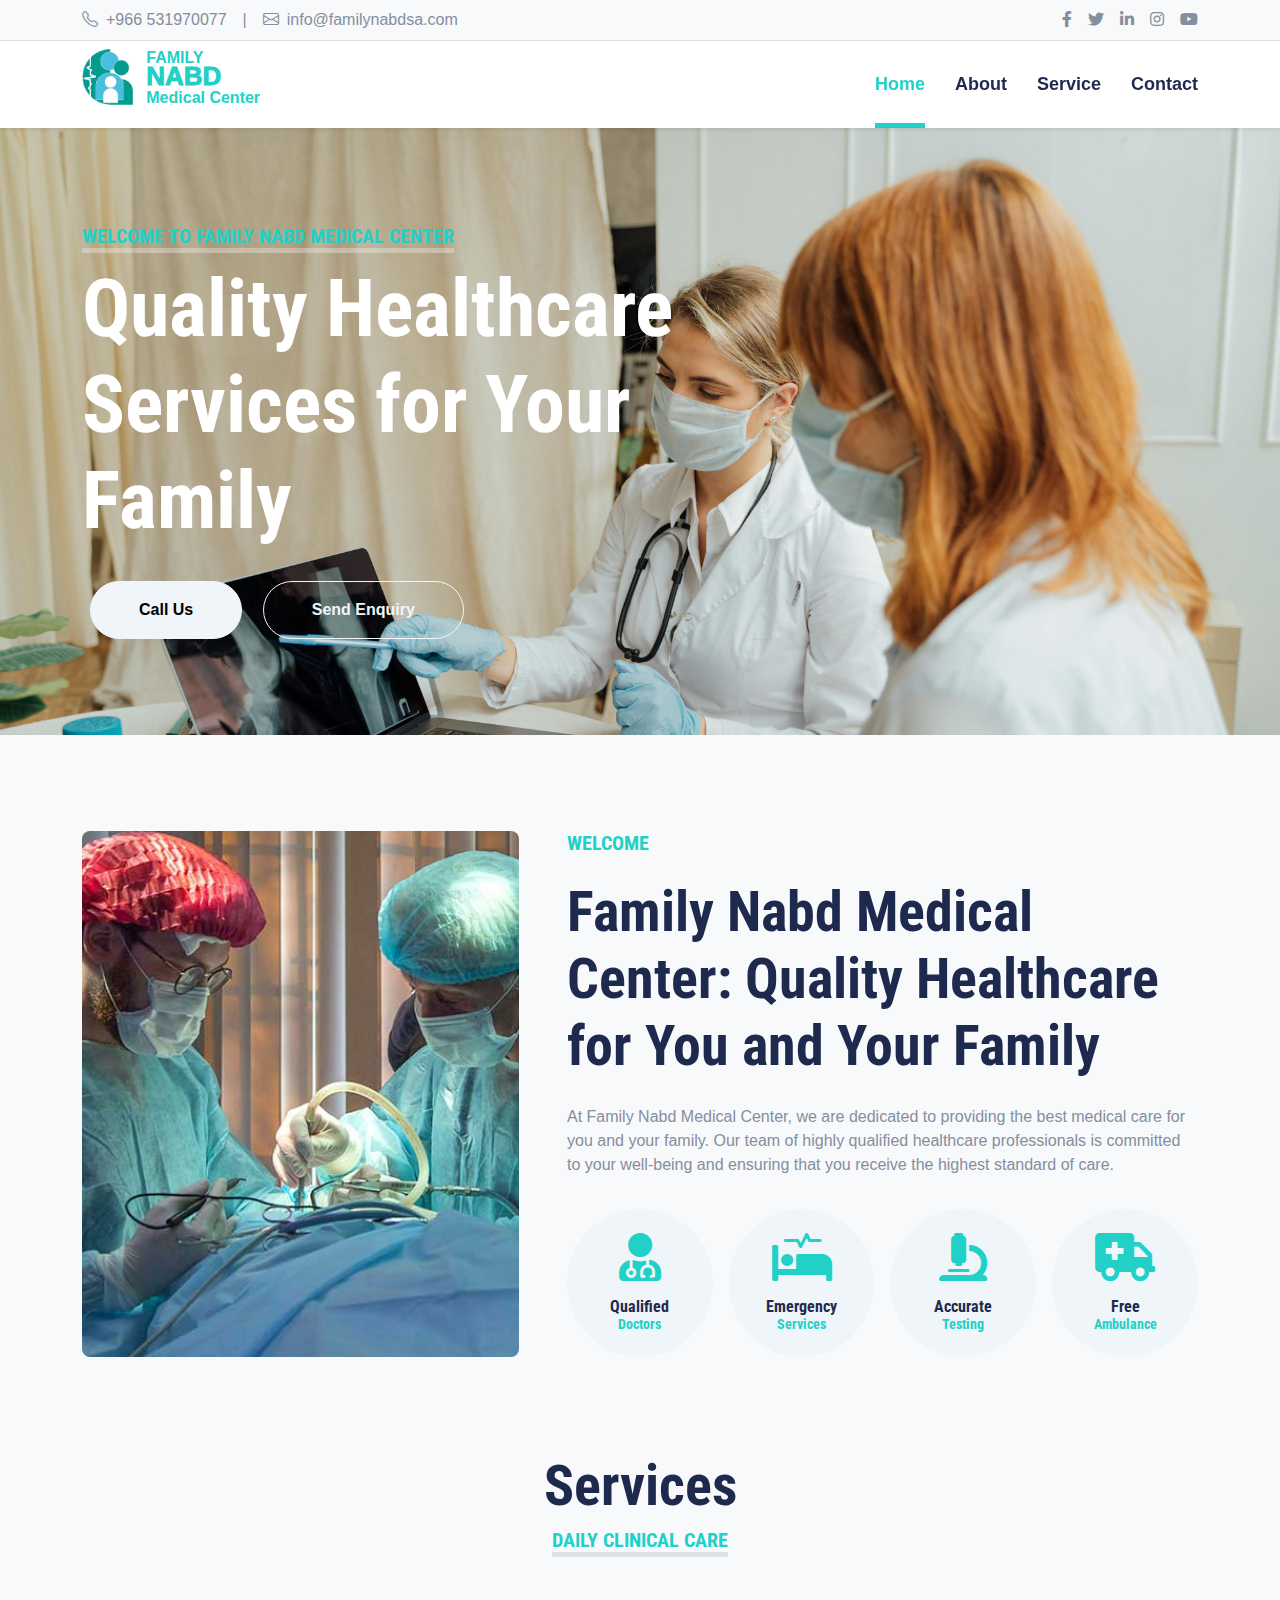
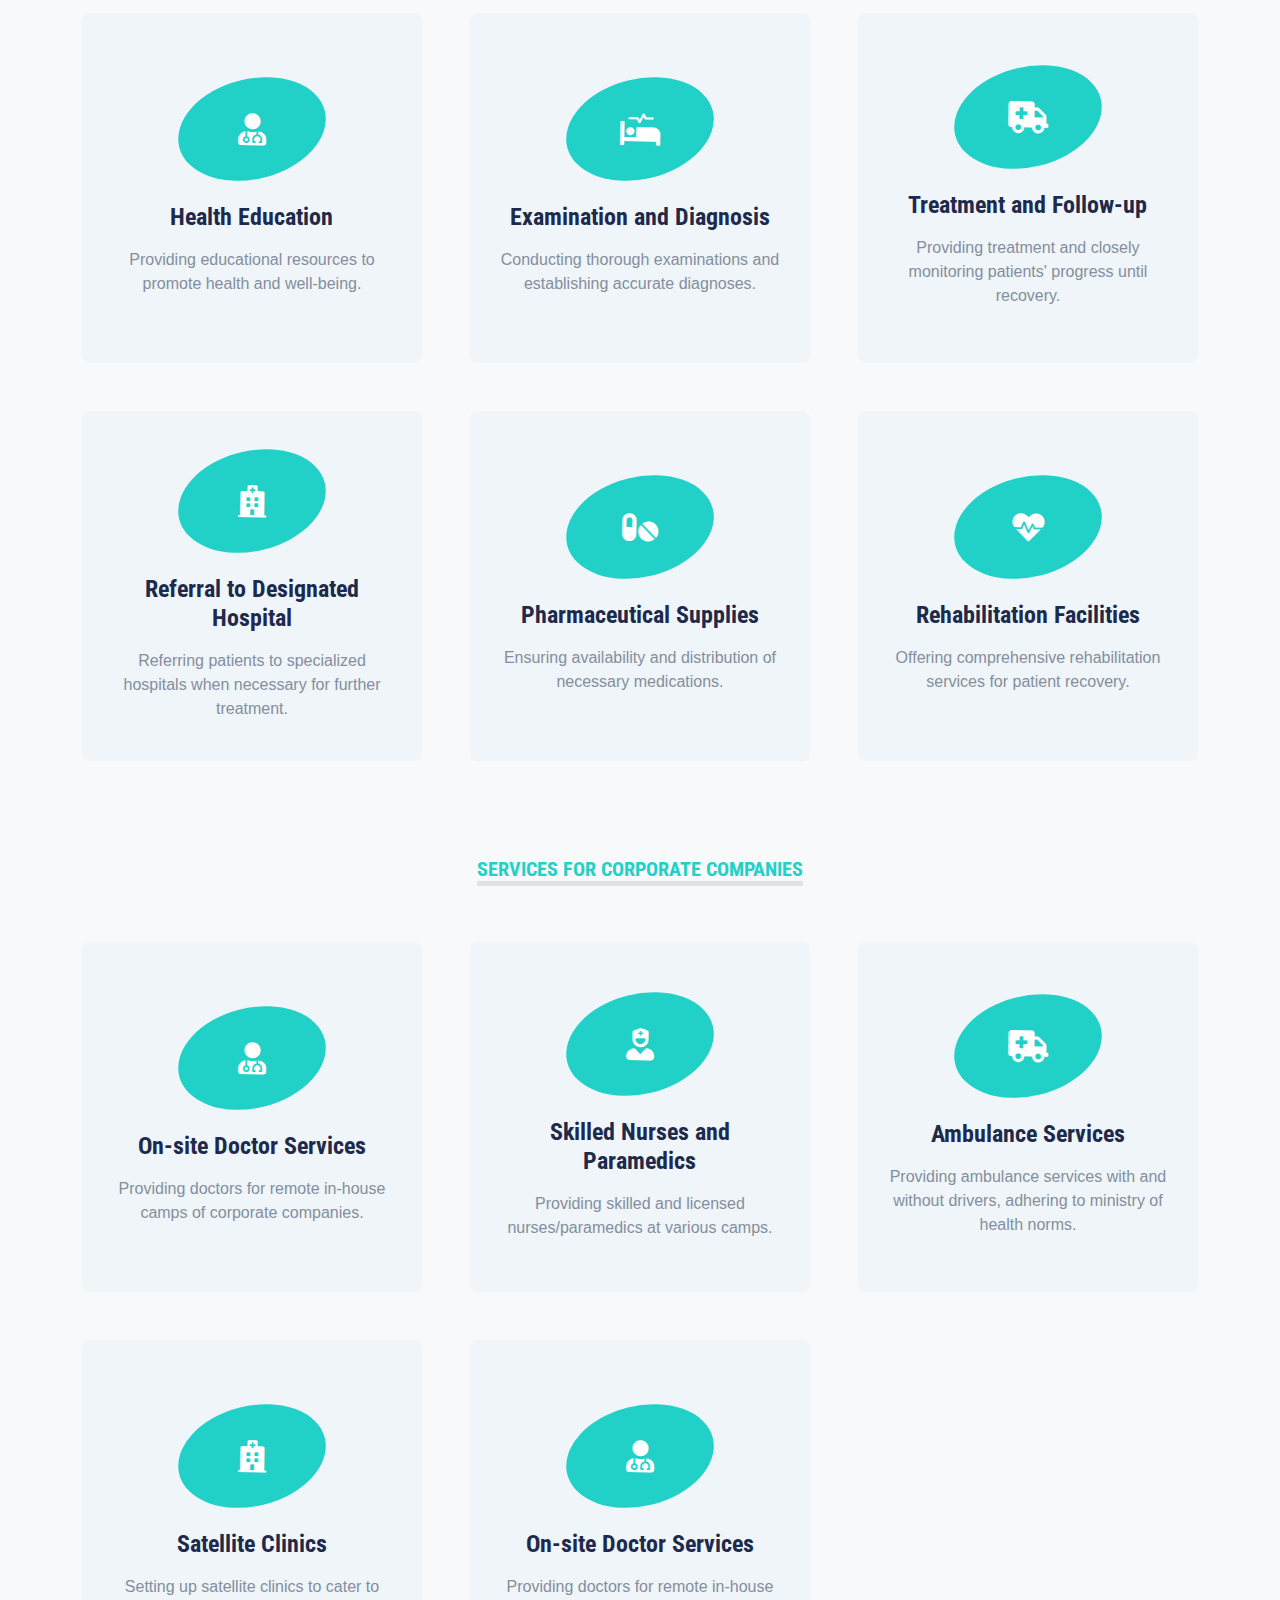
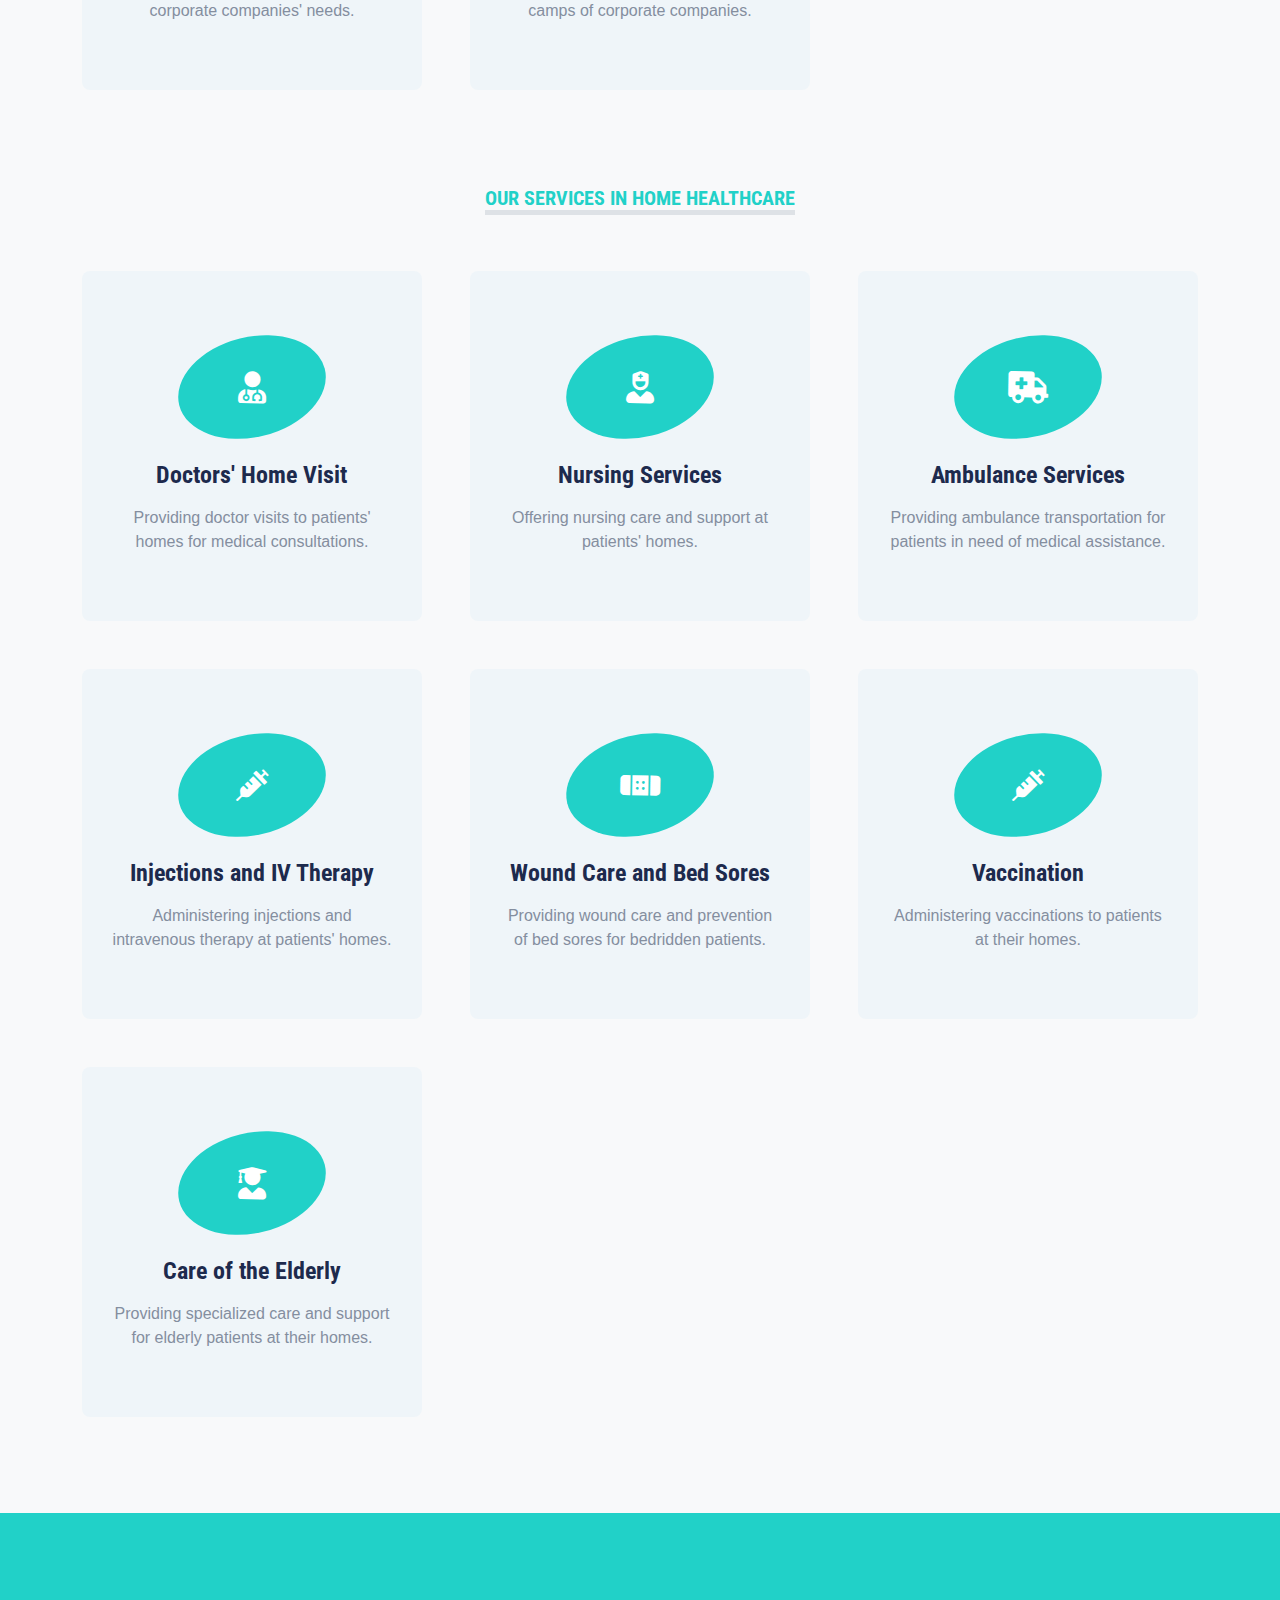
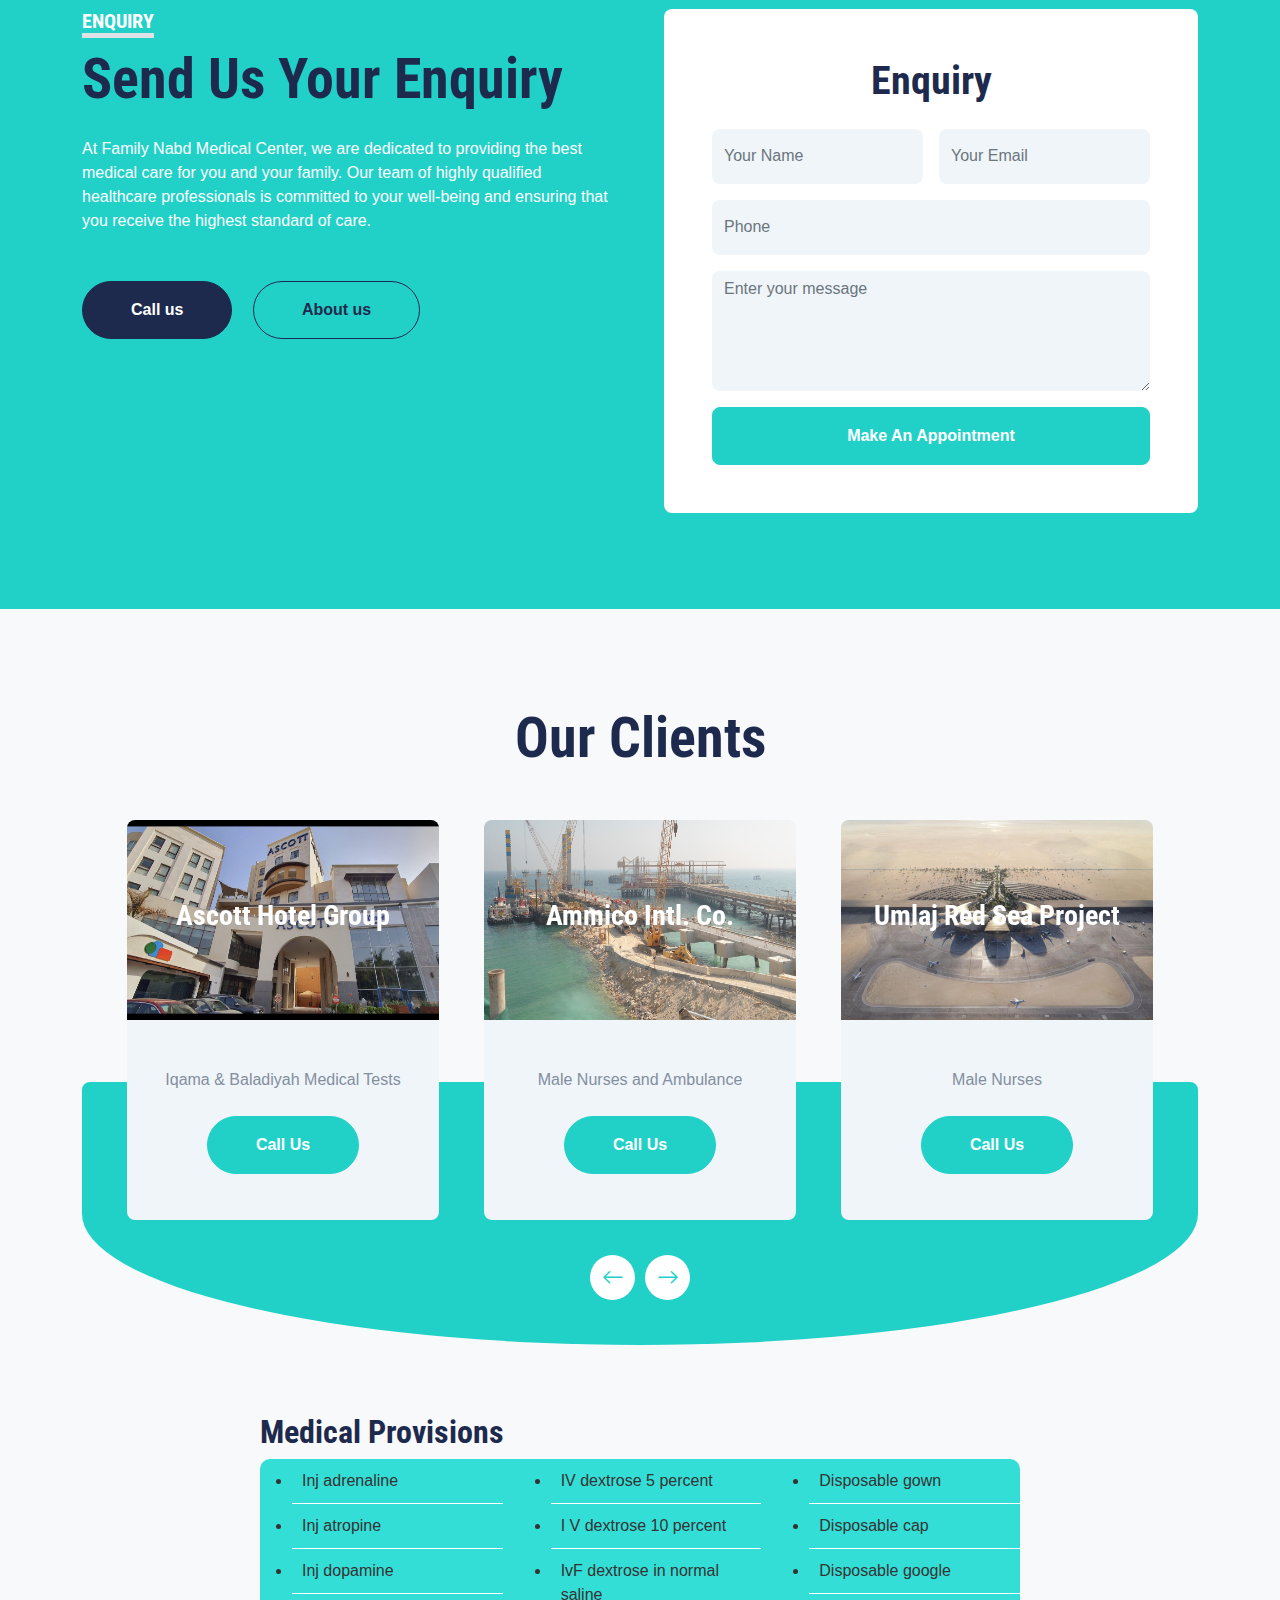
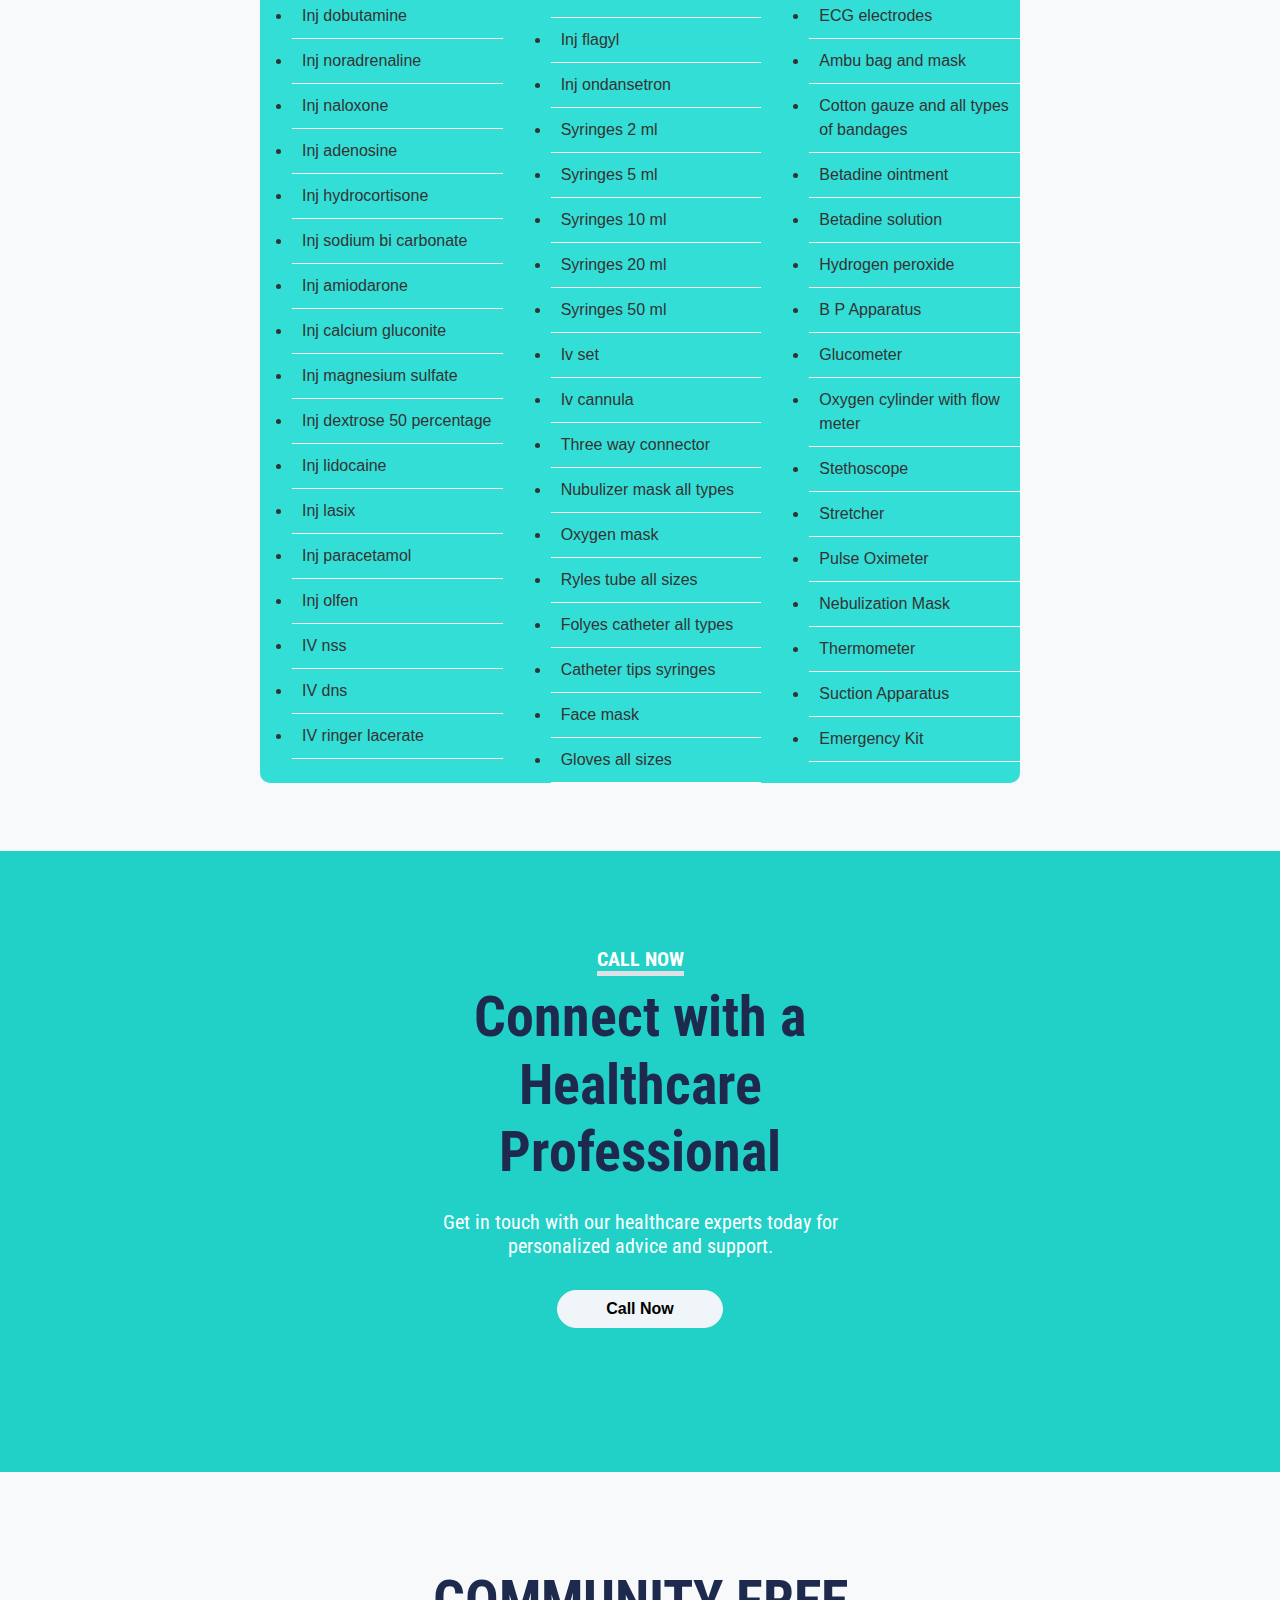
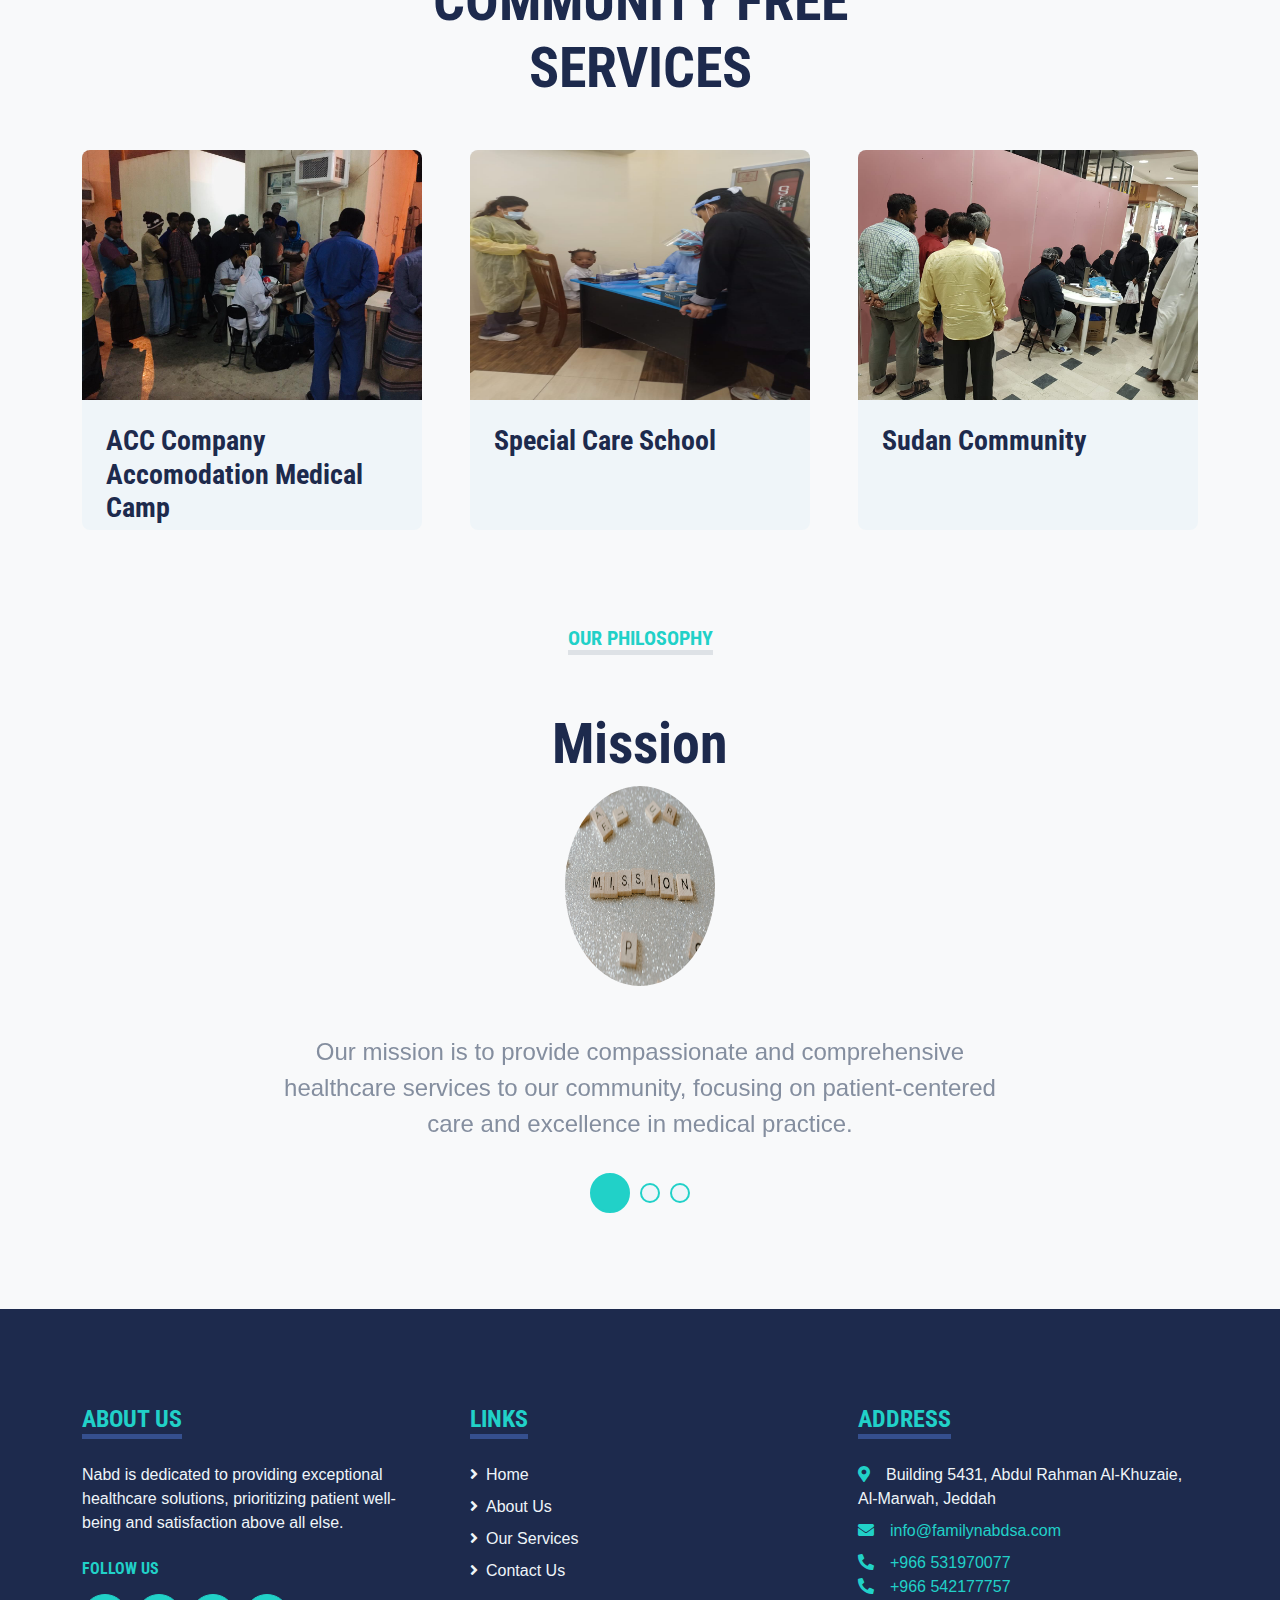
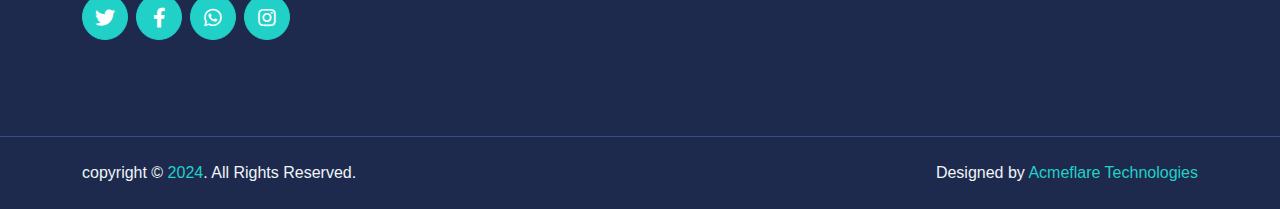
<file: index.html>
<!DOCTYPE html>
<html lang="en">
  <head>
    <meta charset="utf-8" />
    <meta content="width=device-width, initial-scale=1.0" name="viewport" />
    <meta name="description" content="Family Nabd Centre for Medical Service - Quality medical services with utmost care and diligence. Contact: +966 531970077,Acmeflare Technologies Pvt">
    <meta name="keywords" content="medical service, healthcare, family nabd, Jeddah, Saudi Arabia,Acmeflare Technologies Pvt">
    <meta name="author" content="Acmeflare Technologies Pvt">
    <title>Family NABD Medical Center</title>
    <link rel="shortcut icon" type="image/x-icon" href="/img/logo/nabdnewlogo.png">
    <link rel="icon" href="/img/logo/nabdnewlogo.png" type="image/x-icon">

    <!-- Google Web Fonts -->
    <link rel="preconnect" href="https://fonts.gstatic.com" />
    <link
      href="https://fonts.googleapis.com/css2?family=Roboto+Condensed:wght@400;700&family=Roboto:wght@400;700&display=swap"
      rel="stylesheet"
    />

    <!-- Icon Font Stylesheet -->
    <link
      href="https://cdnjs.cloudflare.com/ajax/libs/font-awesome/5.15.0/css/all.min.css"
      rel="stylesheet"
    />
    <link
      href="https://cdn.jsdelivr.net/npm/bootstrap-icons@1.4.1/font/bootstrap-icons.css"
      rel="stylesheet"
    />

    <!-- Libraries Stylesheet -->
    <link href="lib/owlcarousel/assets/owl.carousel.min.css" rel="stylesheet" />
    <link
      href="lib/tempusdominus/css/tempusdominus-bootstrap-4.min.css"
      rel="stylesheet"
    />

    <!-- Customized Bootstrap Stylesheet -->
    <link href="css/bootstrap.min.css" rel="stylesheet" />

    <!-- Template Stylesheet -->
    <link href="css/style.css" rel="stylesheet" />
  </head>

  <body>
    <!-- Topbar Start -->
    <div class="container-fluid py-2 border-bottom d-none d-lg-block">
      <div class="container">
        <div class="row">
          <div class="col-md-6 text-center text-lg-start mb-2 mb-lg-0">
            <div class="d-inline-flex align-items-center">
              <a class="text-decoration-none text-body pe-3" href="tel:+966 531970077"
              ><i class="bi bi-telephone me-2"></i>+966 531970077</a
            >
            
              <span class="text-body">|</span>
              <a class="text-decoration-none text-body px-3" href="mailto:info@familynabdsa.com"
                ><i class="bi bi-envelope me-2"></i>info@familynabdsa.com</a
              >
            </div>
          </div>
          <div class="col-md-6 text-center text-lg-end">
            <div class="d-inline-flex align-items-center">
              <a class="text-body px-2" href="">
                <i class="fab fa-facebook-f"></i>
              </a>
              <a class="text-body px-2" href="">
                <i class="fab fa-twitter"></i>
              </a>
              <a class="text-body px-2" href="">
                <i class="fab fa-linkedin-in"></i>
              </a>
              <a class="text-body px-2" href="">
                <i class="fab fa-instagram"></i>
              </a>
              <a class="text-body ps-2" href="">
                <i class="fab fa-youtube"></i>
              </a>
            </div>
          </div>
        </div>
      </div>
    </div>
    <!-- Topbar End -->

    <!-- Navbar Start -->
    <div class="container-fluid sticky-top bg-white shadow-sm">
      <div class="container">
        <nav class="navbar navbar-expand-lg bg-white navbar-light py-3 py-lg-0">
          <a href="index.html" class="navbar-brand" style="display: flex; gap: 10px;">
            <img class="logoimg" src="/img/logo/nabdnewlogo.png" alt="">
            <div style="display: flex; flex-direction: column;" >
          <p style="line-height: 18px; color: #21d1c8;">
            <span style="font-size: 16px; font-weight: 700;">FAMILY</span><br>
            <span style="font-size: 26px;font-weight: 1000;">NABD</span><br>
            <span style="font-size: 16px;font-weight: 700;">Medical Center</span>
          </p>

            </div>
          
          </a>
          <button
            class="navbar-toggler"
            type="button"
            data-bs-toggle="collapse"
            data-bs-target="#navbarCollapse"
          >
            <span class="navbar-toggler-icon"></span>
          </button>
          <div class="collapse navbar-collapse" id="navbarCollapse">
            <div class="navbar-nav ms-auto py-0">
              <a href="index.html" class="nav-item nav-link active">Home</a>
              <a href="about.html" class="nav-item nav-link">About</a>
              <a href="service.html" class="nav-item nav-link">Service</a>
               
            
              <a href="contact.html" class="nav-item nav-link">Contact</a>
            </div>
          </div>
        </nav>
      </div>
    </div>
    <!-- Navbar End -->

    <!-- Hero Start -->
    <div class="container-fluid bg-primary py-5 mb-5 hero-header">
      <div class="container py-5">
        <div class="row justify-content-start">
          <div class="col-lg-8 text-center text-lg-start">
            <h5
              class="d-inline-block text-primary text-uppercase border-bottom border-5"
              style="border-color: rgba(256, 256, 256, 0.3) !important; color: #21d1c8;"
            >
              Welcome To Family Nabd Medical Center
            </h5>
            <h1 class="display-1 text-white mb-md-4">
              Quality Healthcare Services for Your Family
            </h1>
            <div class="pt-2">
              <a
                href="tel:+966 531970077"
                class="btn btn-light rounded-pill py-md-3 px-md-5 mx-2"
                >Call Us</a
              >
              <a
                href="appointment.html"
                class="btn btn-outline-light rounded-pill py-md-3 px-md-5 mx-2"
                >Send Enquiry</a
              >
            </div>
          </div>
        </div>
      </div>
    </div>

    <!-- Hero End -->

    <!-- About Start -->
    <div class="container-fluid py-5">
      <div class="container">
        <div class="row gx-5">
          <div class="col-lg-5 mb-5 mb-lg-0" style="min-height: 500px">
            <div class="position-relative h-100">
              <img
                class="position-absolute w-100 h-100 rounded"
                src="img/about.jpg"
                style="object-fit: cover"
              />
            </div>
          </div>
          <div class="col-lg-7">
            <div class="mb-4">
              <h5 class="text-primary text-uppercase mb-4">Welcome</h5>

              <h1 class="display-4">
                Family Nabd Medical Center: Quality Healthcare for You and Your
                Family
              </h1>
            </div>
            <p>
              At Family Nabd Medical Center, we are dedicated to providing the
              best medical care for you and your family. Our team of highly
              qualified healthcare professionals is committed to your well-being
              and ensuring that you receive the highest standard of care.
            </p>
            <div class="row g-3 pt-3">
              <div class="col-sm-3 col-6">
                <div class="bg-light text-center rounded-circle py-4">
                  <i class="fa fa-3x fa-user-md text-primary mb-3"></i>
                  <h6 class="mb-0">
                    Qualified<small class="d-block text-primary">Doctors</small>
                  </h6>
                </div>
              </div>
              <div class="col-sm-3 col-6">
                <div class="bg-light text-center rounded-circle py-4">
                  <i class="fa fa-3x fa-procedures text-primary mb-3"></i>
                  <h6 class="mb-0">
                    Emergency<small class="d-block text-primary"
                      >Services</small
                    >
                  </h6>
                </div>
              </div>
              <div class="col-sm-3 col-6">
                <div class="bg-light text-center rounded-circle py-4">
                  <i class="fa fa-3x fa-microscope text-primary mb-3"></i>
                  <h6 class="mb-0">
                    Accurate<small class="d-block text-primary">Testing</small>
                  </h6>
                </div>
              </div>
              <div class="col-sm-3 col-6">
                <div class="bg-light text-center rounded-circle py-4">
                  <i class="fa fa-3x fa-ambulance text-primary mb-3"></i>
                  <h6 class="mb-0">
                    Free<small class="d-block text-primary">Ambulance</small>
                  </h6>
                </div>
              </div>
            </div>
          </div>
        </div>
      </div>
    </div>

    <!-- About End -->

    <!-- Services Start -->
    <div class="container-fluid py-5">
      <div class="container">
        <div class="text-center mx-auto mb-5" style="max-width: 500px">
          <h1 class="display-4">Services</h1>
          <h5
            class="d-inline-block text-primary text-uppercase border-bottom border-5"
          >
            Daily Clinical Care
          </h5>
        </div>
        <div class="row g-5">
          <div class="col-lg-4 col-md-6">
            <div
              class="service-item bg-light rounded d-flex flex-column align-items-center justify-content-center text-center"
            >
              <div class="service-icon mb-4">
                <i class="fa fa-2x fa-user-md text-white"></i>
              </div>
              <h4 class="mb-3">Health Education</h4>
              <p class="m-0">
                Providing educational resources to promote health and
                well-being.
              </p>
              <a
                class="btn btn-lg btn-primary rounded-pill"
                href="tel:+966 531970077"
              >
                <i class="bi bi-telephone"></i>
              </a>
            </div>
          </div>
          <div class="col-lg-4 col-md-6">
            <div
              class="service-item bg-light rounded d-flex flex-column align-items-center justify-content-center text-center"
            >
              <div class="service-icon mb-4">
                <i class="fa fa-2x fa-procedures text-white"></i>
              </div>
              <h4 class="mb-3">Examination and Diagnosis</h4>
              <p class="m-0">
                Conducting thorough examinations and establishing accurate
                diagnoses.
              </p>
              <a
                class="btn btn-lg btn-primary rounded-pill"
                href="tel:+966 531970077"
              >
                <i class="bi bi-telephone"></i>
              </a>
            </div>
          </div>
          <div class="col-lg-4 col-md-6">
            <div
              class="service-item bg-light rounded d-flex flex-column align-items-center justify-content-center text-center"
            >
              <div class="service-icon mb-4">
                <i class="fa fa-2x fa-ambulance text-white"></i>
              </div>
              <h4 class="mb-3">Treatment and Follow-up</h4>
              <p class="m-0">
                Providing treatment and closely monitoring patients' progress
                until recovery.
              </p>
              <a
                class="btn btn-lg btn-primary rounded-pill"
                href="tel:+966 531970077"
              >
                <i class="bi bi-telephone"></i>
              </a>
            </div>
          </div>
          <div class="col-lg-4 col-md-6">
            <div
              class="service-item bg-light rounded d-flex flex-column align-items-center justify-content-center text-center"
            >
              <div class="service-icon mb-4">
                <i class="fa fa-2x fa-hospital text-white"></i>
              </div>
              <h4 class="mb-3">Referral to Designated Hospital</h4>
              <p class="m-0">
                Referring patients to specialized hospitals when necessary for
                further treatment.
              </p>
              <a
                class="btn btn-lg btn-primary rounded-pill"
                href="tel:+966 531970077"
              >
                <i class="bi bi-telephone"></i>
              </a>
            </div>
          </div>
          <div class="col-lg-4 col-md-6">
            <div
              class="service-item bg-light rounded d-flex flex-column align-items-center justify-content-center text-center"
            >
              <div class="service-icon mb-4">
                <i class="fa fa-2x fa-pills text-white"></i>
              </div>
              <h4 class="mb-3">Pharmaceutical Supplies</h4>
              <p class="m-0">
                Ensuring availability and distribution of necessary medications.
              </p>
              <a
                class="btn btn-lg btn-primary rounded-pill"
                href="tel:+966 531970077"
              >
                <i class="bi bi-telephone"></i>
              </a>
            </div>
          </div>
          <div class="col-lg-4 col-md-6">
            <div
              class="service-item bg-light rounded d-flex flex-column align-items-center justify-content-center text-center"
            >
              <div class="service-icon mb-4">
                <i class="fa fa-2x fa-heartbeat text-white"></i>
              </div>
              <h4 class="mb-3">Rehabilitation Facilities</h4>
              <p class="m-0">
                Offering comprehensive rehabilitation services for patient
                recovery.
              </p>
              <a
                class="btn btn-lg btn-primary rounded-pill"
                href="tel:+966 531970077"
              >
                <i class="bi bi-telephone"></i>
              </a>
            </div>
          </div>
        </div>
      </div>
    </div>

    <!-- Services End -->
    <div class="container-fluid py-5">
      <div class="container">
        <div class="text-center mx-auto mb-5" style="max-width: 500px">
          <h5
            class="d-inline-block text-primary text-uppercase border-bottom border-5"
          >
            Services for Corporate Companies
          </h5>
        </div>
        <div class="row g-5">
          <div class="col-lg-4 col-md-6">
            <div
              class="service-item bg-light rounded d-flex flex-column align-items-center justify-content-center text-center"
            >
              <div class="service-icon mb-4">
                <i class="fa fa-2x fa-user-md text-white"></i>
              </div>
              <h4 class="mb-3">On-site Doctor Services</h4>
              <p class="m-0">
                Providing doctors for remote in-house camps of corporate
                companies.
              </p>
              <a
                class="btn btn-lg btn-primary rounded-pill"
                href="tel:+966 531970077"
              >
                <i class="bi bi-telephone"></i>
              </a>
            </div>
          </div>
          <div class="col-lg-4 col-md-6">
            <div
              class="service-item bg-light rounded d-flex flex-column align-items-center justify-content-center text-center"
            >
              <div class="service-icon mb-4">
                <i class="fa fa-2x fa-user-nurse text-white"></i>
              </div>
              <h4 class="mb-3">Skilled Nurses and Paramedics</h4>
              <p class="m-0">
                Providing skilled and licensed nurses/paramedics at various
                camps.
              </p>
              <a
                class="btn btn-lg btn-primary rounded-pill"
                href="tel:+966 531970077"
              >
                <i class="bi bi-telephone"></i>
              </a>
            </div>
          </div>
          <div class="col-lg-4 col-md-6">
            <div
              class="service-item bg-light rounded d-flex flex-column align-items-center justify-content-center text-center"
            >
              <div class="service-icon mb-4">
                <i class="fa fa-2x fa-ambulance text-white"></i>
              </div>
              <h4 class="mb-3">Ambulance Services</h4>
              <p class="m-0">
                Providing ambulance services with and without drivers, adhering
                to ministry of health norms.
              </p>
              <a
                class="btn btn-lg btn-primary rounded-pill"
                href="tel:+966 531970077"
              >
                <i class="bi bi-telephone"></i>
              </a>
            </div>
          </div>
          <div class="col-lg-4 col-md-6">
            <div
              class="service-item bg-light rounded d-flex flex-column align-items-center justify-content-center text-center"
            >
              <div class="service-icon mb-4">
                <i class="fa fa-2x fa-hospital text-white"></i>
              </div>
              <h4 class="mb-3">Satellite Clinics</h4>
              <p class="m-0">
                Setting up satellite clinics to cater to corporate companies'
                needs.
              </p>
              <a
                class="btn btn-lg btn-primary rounded-pill"
                href="tel:+966 531970077"
              >
                <i class="bi bi-telephone"></i>
              </a>
            </div>
          </div>
             <div class="col-lg-4 col-md-6">
            <div
              class="service-item bg-light rounded d-flex flex-column align-items-center justify-content-center text-center"
            >
              <div class="service-icon mb-4">
                <i class="fa fa-2x fa-user-md text-white"></i>
              </div>
              <h4 class="mb-3">On-site Doctor Services</h4>
              <p class="m-0">
                Providing doctors for remote in-house camps of corporate
                companies.
              </p>
              <a
                class="btn btn-lg btn-primary rounded-pill"
                href="tel:+966 531970077"
              >
                <i class="bi bi-telephone"></i>
              </a>
            </div>
          </div>
        </div>
      </div>
    </div>

    <!--  -->

    <div class="container-fluid py-5">
      <div class="container">
        <div class="text-center mx-auto mb-5" style="max-width: 500px">
          <h5
            class="d-inline-block text-primary text-uppercase border-bottom border-5"
          >
            Our Services in Home Healthcare
          </h5>
        </div>
        <div class="row g-5">
          <div class="col-lg-4 col-md-6">
            <div
              class="service-item bg-light rounded d-flex flex-column align-items-center justify-content-center text-center"
            >
              <div class="service-icon mb-4">
                <i class="fa fa-2x fa-user-md text-white"></i>
              </div>
              <h4 class="mb-3">Doctors' Home Visit</h4>
              <p class="m-0">
                Providing doctor visits to patients' homes for medical
                consultations.
              </p>
              <a
                class="btn btn-lg btn-primary rounded-pill"
                href="tel:+966 531970077"
              >
                <i class="bi bi-telephone"></i>
              </a>
            </div>
          </div>
          <div class="col-lg-4 col-md-6">
            <div
              class="service-item bg-light rounded d-flex flex-column align-items-center justify-content-center text-center"
            >
              <div class="service-icon mb-4">
                <i class="fa fa-2x fa-user-nurse text-white"></i>
              </div>
              <h4 class="mb-3">Nursing Services</h4>
              <p class="m-0">
                Offering nursing care and support at patients' homes.
              </p>
              <a
                class="btn btn-lg btn-primary rounded-pill"
                href="tel:+966 531970077"
              >
                <i class="bi bi-telephone"></i>
              </a>
            </div>
          </div>
          <div class="col-lg-4 col-md-6">
            <div
              class="service-item bg-light rounded d-flex flex-column align-items-center justify-content-center text-center"
            >
              <div class="service-icon mb-4">
                <i class="fa fa-2x fa-ambulance text-white"></i>
              </div>
              <h4 class="mb-3">Ambulance Services</h4>
              <p class="m-0">
                Providing ambulance transportation for patients in need of
                medical assistance.
              </p>
              <a
                class="btn btn-lg btn-primary rounded-pill"
                href="tel:+966 531970077"
              >
                <i class="bi bi-telephone"></i>
              </a>
            </div>
          </div>
          <div class="col-lg-4 col-md-6">
            <div
              class="service-item bg-light rounded d-flex flex-column align-items-center justify-content-center text-center"
            >
              <div class="service-icon mb-4">
                <i class="fa fa-2x fa-syringe text-white"></i>
              </div>
              <h4 class="mb-3">Injections and IV Therapy</h4>
              <p class="m-0">
                Administering injections and intravenous therapy at patients'
                homes.
              </p>
              <a
                class="btn btn-lg btn-primary rounded-pill"
                href="tel:+966 531970077"
              >
                <i class="bi bi-telephone"></i>
              </a>
            </div>
          </div>
          <div class="col-lg-4 col-md-6">
            <div
              class="service-item bg-light rounded d-flex flex-column align-items-center justify-content-center text-center"
            >
              <div class="service-icon mb-4">
                <i class="fa fa-2x fa-band-aid text-white"></i>
              </div>
              <h4 class="mb-3">Wound Care and Bed Sores</h4>
              <p class="m-0">
                Providing wound care and prevention of bed sores for bedridden
                patients.
              </p>
              <a
                class="btn btn-lg btn-primary rounded-pill"
                href="tel:+966 531970077"
              >
                <i class="bi bi-telephone"></i>
              </a>
            </div>
          </div>
          <div class="col-lg-4 col-md-6">
            <div
              class="service-item bg-light rounded d-flex flex-column align-items-center justify-content-center text-center"
            >
              <div class="service-icon mb-4">
                <i class="fa fa-2x fa-syringe text-white"></i>
              </div>
              <h4 class="mb-3">Vaccination</h4>
              <p class="m-0">
                Administering vaccinations to patients at their homes.
              </p>
              <a
                class="btn btn-lg btn-primary rounded-pill"
                href="tel:+966 531970077"
              >
                <i class="bi bi-telephone"></i>
              </a>
            </div>
          </div>
          <div class="col-lg-4 col-md-6">
            <div
              class="service-item bg-light rounded d-flex flex-column align-items-center justify-content-center text-center"
            >
              <div class="service-icon mb-4">
                <i class="fa fa-2x fa-user-graduate text-white"></i>
              </div>
              <h4 class="mb-3">Care of the Elderly</h4>
              <p class="m-0">
                Providing specialized care and support for elderly patients at
                their homes.
              </p>
              <a
                class="btn btn-lg btn-primary rounded-pill"
                href="tel:+966 531970077"
              >
                <i class="bi bi-telephone"></i>
              </a>
            </div>
          </div>
        </div>
      </div>
    </div>

    <!--  -->

    <!--  -->

    <!-- Appointment Start -->
    <div class="container-fluid bg-primary my-5 py-5">
      <div class="container py-5">
        <div class="row gx-5">
          <div class="col-lg-6 mb-5 mb-lg-0">
            <div class="mb-4">
              <h5 class="d-inline-block text-white text-uppercase border-bottom border-5">
                Enquiry
              </h5>
              <h1 class="display-4">Send Us Your Enquiry</h1>
            </div>
            <p class="text-white mb-5">
              At Family Nabd Medical Center, we are dedicated to providing the best medical care for you and your family. Our team of highly qualified healthcare professionals is committed to your well-being and ensuring that you receive the highest standard of care.
            </p>
            <a class="btn btn-dark rounded-pill py-3 px-5 me-3" href="tel:+966 531970077">Call us</a>
            <a class="btn btn-outline-dark rounded-pill py-3 px-5" href="about.html">About us</a>
          </div>
          
          <div class="col-lg-6">
            <div class="bg-white text-center rounded p-5">
              <h1 class="mb-4">Enquiry </h1>
              <form name="registrationForm2">
                <div class="row g-3">
                  <div class="col-12 col-sm-6">
                    <input type="text" class="form-control bg-light border-0" placeholder="Your Name" id="name" name="name" style="height: 55px" required />
                  </div>
                  <div class="col-12 col-sm-6">
                    <input type="email" class="form-control bg-light border-0" placeholder="Your Email" id="email" name="email" style="height: 55px" required />
                  </div>
                  <div class="col-12 col-sm-12">
                    <div class="date" id="date" data-target-input="nearest">
                      <input type="text" class="form-control bg-light border-0 datetimepicker-input" placeholder="Phone" id="phone" name="phone" style="height: 55px" required />
                    </div>
                  </div>
                  <div class="col-12 col-sm-12">
                    <textarea class="form-control bg-light border-0" placeholder="Enter your message" id="message" name="message" style="height: 120px" required></textarea>
                  </div>
                  <div class="col-12">
                    <button class="btn btn-primary w-100 py-3" type="submit" id="registerButton">Make An Appointment</button>
                    <div id="loader" class="loader" style="display: none"></div>
                  </div>
                </div>
              </form>
              
            </div>
          </div>
        </div>
      </div>
    </div>
    <!-- Appointment End -->

    <!-- Pricing Plan Start -->
<style>
  .clients{

    height: 400px;
  }
  @media screen and (max-width: 768px) {
.clients{
height: 400px;

}
  }

</style>

    <div class="container-fluid py-5">
      <div class="container">
        <div class="text-center mx-auto mb-5" style="max-width: 500px">
          <!-- <h5 class="d-inline-block text-primary text-uppercase border-bottom border-5">Medical Packages</h5> -->
          <h1 class="display-4">Our Clients</h1>
        </div>
        <div
          class="owl-carousel price-carousel position-relative"
          style="padding: 0 45px 45px 45px"
        >
          <div class="clients bg-light rounded text-center" >
            <div class="position-relative">
              <img class="img-fluid rounded-top" src="img/clients/ascot.jpg" alt="" />
              <div
                class="position-absolute w-100 h-100 top-50 start-50 translate-middle rounded-top d-flex flex-column align-items-center justify-content-center"
               
              >
                <h3 class="text-white">Ascott Hotel Group</h3>
              </div>
            </div>
            <div class="text-center py-5">
              <p>Iqama & Baladiyah Medical Tests</p>

              <a href="" class="btn btn-primary rounded-pill py-3 px-5 my-2"
                >Call Us </a
              >
            </div>
          </div>
          <div class="clients bg-light rounded text-center"  >
            <div class="position-relative">
              <img class="img-fluid rounded-top" src="img/clients/ammico.jpg" alt="" />
              <div
                class="position-absolute w-100 h-100 top-50 start-50 translate-middle rounded-top d-flex flex-column align-items-center justify-content-center"
                 
              >
                <h3 class="text-white">Ammico Intl. Co.</h3>
              </div>
            </div>
            <div class="text-center py-5">
              <p>Male Nurses and Ambulance</p>

              <a href="" class="btn btn-primary rounded-pill py-3 px-5 my-2"
                >Call Us</a
              >
            </div>
          </div>
          <div class="clients bg-light rounded text-center"  >
            <div class="position-relative">
              <img class="img-fluid rounded-top" src="img/clients/umlaj.jpg" alt="" />
              <div
                class="position-absolute w-100 h-100 top-50 start-50 translate-middle rounded-top d-flex flex-column align-items-center justify-content-center"
                 
              >
                <h3 class="text-white">Umlaj Red Sea Project</h3>
              </div>
            </div>
            <div class="text-center py-5">
              <p>Male Nurses</p>

              <a href="" class="btn btn-primary rounded-pill py-3 px-5 my-2"
                >Call Us</a
              >
            </div>
          </div>
          <div class="clients bg-light rounded text-center"  >
            <div class="position-relative">
              <img class="img-fluid rounded-top" src="img/clients/elaf.jpg" alt="" />
              <div
                class="position-absolute w-100 h-100 top-50 start-50 translate-middle rounded-top d-flex flex-column align-items-center justify-content-center"
                
              >
                <h3 class="text-white">Elaf Hotel Group</h3>
              </div>
            </div>
            <div class="text-center py-5">
              <p>Iqama & Baladiyah Medical Tests</p>

              <a href="" class="btn btn-primary rounded-pill py-3 px-5 my-2"
                >Call Us</a
              >
            </div>
          </div>
          <div class="clients bg-light rounded text-center"  >
            <div class="position-relative">
              <img class="img-fluid rounded-top" src="img/clients/firstfix.jpg" alt="" />
              <div
                class="position-absolute w-100 h-100 top-50 start-50 translate-middle rounded-top d-flex flex-column align-items-center justify-content-center"
                 
              >
                <h3 class="text-white">First Fix Co.</h3>
              </div>
            </div>
            <div class="text-center py-5">
              <p>Medical Services</p>

              <a href="" class="btn btn-primary rounded-pill py-3 px-5 my-2"
                >Call Us</a
              >
            </div>
          </div>
          <div class="clients bg-light rounded text-center"  >
            <div class="position-relative">
              <img class="img-fluid rounded-top" src="img/clients/tamimi.jpg"  alt="" />
              <div
                class="position-absolute w-100 h-100 top-50 start-50 translate-middle rounded-top d-flex flex-column align-items-center justify-content-center"
               
              >
                <h3 class="text-white">Tamimi Co.</h3>
              </div>
            </div>
            <div class="text-center py-5">
              <p>Medical Services
            </p>

              <a href="" class="btn btn-primary rounded-pill py-3 px-5 my-2"
                >Call Us</a
              >
            </div>
          </div>
          <div class="clients bg-light rounded text-center"  >
            <div class="position-relative">
              <img class="img-fluid rounded-top" src="img/clients/pillars.jpg" alt="" />
              <div
                class="position-absolute w-100 h-100 top-50 start-50 translate-middle rounded-top d-flex flex-column align-items-center justify-content-center"
               
              >
                <h3 class="text-white">Pillars Group Co.</h3>
              </div>
            </div>
            <div class="text-center py-5">
              <p>Medical Services</p>

              <a href="" class="btn btn-primary rounded-pill py-3 px-5 my-2"
                >Call Us</a
              >
            </div>
          </div>
          <div class="clients bg-light rounded text-center  "  >
            <div class="position-relative">
              <img class="  rounded-top" src="img/clients/ammiconeom.jpg" alt="" />
              <div
                class="position-absolute w-100 h-100 top-50 start-50 translate-middle rounded-top d-flex flex-column align-items-center justify-content-center"
               
              >
                <h3 class="text-white">Ammico Neom Project</h3>
              </div>
            </div>
            <div class="text-center py-5">
              <p>Male Nurses and
                Ambulance</p>

              <a href="" class="btn btn-primary rounded-pill py-3 px-5 my-2"
                >Call Us</a
              >
            </div>
          </div>
        </div>
      </div>
    </div>
    <!-- Pricing Plan End -->

    <!-- med -->
    <style>
      body {
          font-family: Arial, sans-serif;
          margin: 0;
          padding: 0;
          background-color: #f8f9fa;
      }

      .container1 {
          max-width: 800px;
          margin: 0 auto;
          padding: 20px;
      }

      .provisions-list {
          list-style-type: none;
          padding: 0;
          background-color: #33ded6;
          border-radius: 10px;
          overflow: hidden;
          column-count: 3; /* Changed to display in three columns */
      }

      .provisions-list li {
          padding: 10px;
          border-bottom: 1px solid #fff;
          color: #333;
          font-size: 16px;
      }

      @media screen and (max-width: 768px) {
          .provisions-list {
              column-count: 2; /* Changed to display in two columns on smaller screens */
          }
      }
  </style>
   <div class="container1">
    <h2>Medical Provisions</h2>
    <div class="provisions-list">
        <ul>
            <li>Inj adrenaline</li>
            <li>Inj atropine</li>
            <li>Inj dopamine</li>
            <li>Inj dobutamine</li>
            <li>Inj noradrenaline</li>
            <li>Inj naloxone</li>
            <li>Inj adenosine</li>
            <li>Inj hydrocortisone</li>
            <li>Inj sodium bi carbonate</li>
            <li>Inj amiodarone</li>
            <li>Inj calcium gluconite</li>
            <li>Inj magnesium sulfate</li>
            <li>Inj dextrose 50 percentage</li>
            <li>Inj lidocaine</li>
            <li>Inj lasix</li>
            <li>Inj paracetamol</li>
            <li>Inj olfen</li>
            <li>IV nss</li>
            <li>IV dns</li>
            <li>IV ringer lacerate</li>
            <li>IV dextrose 5 percent</li>
            <li>I V dextrose 10 percent</li>
            <li>IvF dextrose in normal saline</li>
            <li>Inj flagyl</li>
            <li>Inj ondansetron</li>
            <li>Syringes 2 ml</li>
            <li>Syringes 5 ml</li>
            <li>Syringes 10 ml</li>
            <li>Syringes 20 ml</li>
            <li>Syringes 50 ml</li>
            <li>Iv set</li>
            <li>Iv cannula</li>
            <li>Three way connector</li>
            <li>Nubulizer mask all types</li>
            <li>Oxygen mask</li>
            <li>Ryles tube all sizes</li>
            <li>Folyes catheter all types</li>
            <li>Catheter tips syringes</li>
            <li>Face mask</li>
            <li>Gloves all sizes</li>
            <li>Disposable gown</li>
            <li>Disposable cap</li>
            <li>Disposable google</li>
            <li>ECG electrodes</li>
            <li>Ambu bag and mask</li>
            <li>Cotton gauze and all types of bandages</li>
            <li>Betadine ointment</li>
            <li>Betadine solution</li>
            <li>Hydrogen peroxide</li>
            <li>B P Apparatus</li>
            <li>Glucometer</li>
            <li>Oxygen cylinder with flow meter</li>
            <li>Stethoscope</li>
            <li>Stretcher</li>
            <li>Pulse Oximeter</li>
            <li>Nebulization Mask</li>
            <li>Thermometer</li>
            <li>Suction Apparatus</li>
            <li>Emergency Kit</li>
        </ul>
    </div>
</div>



    <!-- med -->

    <!-- Team Start -->
   
    <!-- Team End -->

    <!-- Search Start -->
    <div class="container-fluid bg-primary my-5 py-5">
      <div class="container py-5">
          <div class="text-center mx-auto mb-5" style="max-width: 500px">
              <h5 class="d-inline-block text-white text-uppercase border-bottom border-5">
                  Call Now
              </h5>
              <h1 class="display-4 mb-4">Connect with a Healthcare Professional</h1>
              <h5 class="text-white fw-normal">
                  Get in touch with our healthcare experts today for personalized advice and support.
              </h5>
              <a href="tel:+123456789" class="btn btn-light rounded-pill mt-4 px-5">Call Now</a>
          </div>
      </div>
  </div>
  
  
    <!-- Search End -->
    <!-- Blog Start -->
    <div class="container-fluid py-5">
      <div class="container">
        <div class="text-center mx-auto mb-5" style="max-width: 500px">
          <!-- <h5
            class="d-inline-block text-primary text-uppercase border-bottom border-5"
          >
            Blog Post
          </h5> -->
          <h1 class="display-4">COMMUNITY FREE SERVICES</h1>
        </div>
        <div class="row g-5">
          <div class="col-xl-4 col-lg-6">
            <div class="bg-light rounded overflow-hidden" style="height: 380px;">
              <img class="img-fluid w-100" src="img/gallery/acc1.jpg" style="height: 250px !important;" alt="" />
              <div class="p-4">
                <a class="h3 d-block mb-3" href=""
                  >ACC Company Accomodation
                  Medical Camp</a
                >
               
              </div>
          
            </div>
          </div>
          <div class="col-xl-4 col-lg-6" >
            <div class="bg-light rounded overflow-hidden" style="height: 380px;">
              <img class="img-fluid w-100" src="img/gallery/sp1.jpg" style="height: 250px !important;" alt="" />
              <div class="p-4">
                <a class="h3 d-block mb-3" href=""
                  >Special Care School</a
                >
               
              </div>
            
            </div>
          </div>
          <div class="col-xl-4 col-lg-6">
            <div class="bg-light rounded overflow-hidden" style="height: 380px;">
              <img class="img-fluid w-100" src="img/gallery/sudan.jpg" style="height: 250px !important;" alt="" />
              <div class="p-4">
                <a class="h3 d-block mb-3" href=""
                  >Sudan Community</a
                >
               
              </div>
            
            </div>
          </div>
        </div>
      </div>
    </div>
    <!-- Blog End -->

    <!-- Testimonial Start -->
    <div class="container-fluid py-5">
      <div class="container">
          <div class="text-center mx-auto mb-5" style="max-width: 500px">
              <h5 class="d-inline-block text-primary text-uppercase border-bottom border-5">
                  Our Philosophy
              </h5>
          </div>
          <div class="row justify-content-center">
              <div class="col-lg-8">
                  <div class="owl-carousel testimonial-carousel">
                      <div class="testimonial-item text-center">
                          <div class="position-relative mb-5">
                              <h1 class="display-4">Mission</h1>
                              <img class="img-fluid rounded-circle mx-auto" src="img/banner/m1.jpg" alt="">
                           
                          </div>
                          <p class="fs-4 fw-normal">
                              Our mission is to provide compassionate and comprehensive healthcare services to our community, focusing on patient-centered care and excellence in medical practice.
                          </p>
                      </div>
                      <div class="testimonial-item text-center">
                          <div class="position-relative mb-5">
                              <h1 class="display-4">Vision</h1>
                              <img class="img-fluid rounded-circle mx-auto" src="img/banner/v.jpg" alt="">
                          
                          </div>
                          <p class="fs-4 fw-normal">
                              Our vision is to be the leading healthcare provider in our region, recognized for our commitment to innovation, quality, and patient satisfaction.
                          </p>
                      </div>
                      <div class="testimonial-item text-center">
                          <div class="position-relative mb-5">
                              <h1 class="display-4">Values</h1>
                              <img class="img-fluid rounded-circle mx-auto" src="img/banner/val1.jpg" alt="">
                            
                          </div>
                          <p class="fs-4 fw-normal">
                              Our aim is to uphold the highest standards of integrity, respect, collaboration, and continuous improvement in all aspects of our healthcare delivery.
                          </p>
                      </div>
                  </div>
              </div>
          </div>
      </div>
  </div>
  
    <!-- Testimonial End -->

    

    <!-- Footer Start -->
    <div class="container-fluid bg-dark text-light mt-5 py-5">
      <div class="container py-5">
        <div class="row g-5">
          <div class="col-lg-4 col-md-6">
            <h4
              class="d-inline-block text-primary text-uppercase border-bottom border-5 border-secondary mb-4"
            >
              About Us
            </h4>
            <p class="mb-4">
              Nabd is dedicated to providing exceptional healthcare solutions, prioritizing patient well-being and satisfaction above all else.
            </p>
            <h6 class="text-primary text-uppercase mt-4 mb-3">Follow Us</h6>
            <div class="d-flex">
              <a
                class="btn btn-lg btn-primary btn-lg-square rounded-circle me-2"
                href="#"
                ><i class="fab fa-twitter"></i
              ></a>
              <a
                class="btn btn-lg btn-primary btn-lg-square rounded-circle me-2"
                href="#"
                ><i class="fab fa-facebook-f"></i
              ></a>
              <a
                class="btn btn-lg btn-primary btn-lg-square rounded-circle me-2"
                href="#"
                ><i class="fab fa-whatsapp"></i
              ></a>
              <a
                class="btn btn-lg btn-primary btn-lg-square rounded-circle"
                href="#"
                ><i class="fab fa-instagram"></i
              ></a>
            </div>
          </div>
          <div class="col-lg-4 col-md-6">
            <h4
              class="d-inline-block text-primary text-uppercase border-bottom border-5 border-secondary mb-4"
            >
              Links
            </h4>
            <div class="d-flex flex-column justify-content-start">
              <a class="text-light mb-2" href="#"
                ><i class="fa fa-angle-right me-2"></i>Home</a
              >
              <a class="text-light mb-2" href="#"
                ><i class="fa fa-angle-right me-2"></i>About Us</a
              >
              <a class="text-light mb-2" href="#"
                ><i class="fa fa-angle-right me-2"></i>Our Services</a
              >
             
              <a class="text-light" href="#"
                ><i class="fa fa-angle-right me-2"></i>Contact Us</a
              >
            </div>
          </div>
         
          <div class="col-lg-4 col-md-6">
            <h4
              class="d-inline-block text-primary text-uppercase border-bottom border-5 border-secondary mb-4"
            >
            Address
            </h4>
            <p class="mb-2">
              <i class="fa fa-map-marker-alt text-primary me-3"></i>Building 5431, Abdul Rahman Al-Khuzaie,
              Al-Marwah, Jeddah
            </p>
            <a href="mailto:info@familynabdsa.com"> <p class="mb-2">
              <i class="fa fa-envelope text-primary me-3"></i>info@familynabdsa.com
            </p></a>
           
            <a href="tel:+966 531970077"> <p class="mb-0">
              <i class="fa fa-phone-alt text-primary me-3"></i>+966 531970077
            </p></a>
           
         <a href="tel:+966 542177757"> <p class="mb-0">
          <i class="fa fa-phone-alt text-primary me-3"></i>+966 542177757
        </p></a>  
          
          </div>
        </div>
      </div>
    </div>
    <div
      class="container-fluid bg-dark text-light border-top border-secondary py-4"
    >
      <div class="container">
        <div class="row g-5">
          <div class="col-md-6 text-center text-md-start">
            <p class="mb-md-0">
             copyright &copy; <a class="text-primary" href="#">2024</a>. All
              Rights Reserved.
            </p>
          </div>
          <div class="col-md-6 text-center text-md-end">
            <p class="mb-0">
              Designed by
              <a class="text-primary" href="https://www.acmeflare.in/"
                >Acmeflare Technologies</a
              >
            </p>
          </div>
        </div>
      </div>
    </div>
    <!-- Footer End -->

    <!-- Back to Top -->
    <a href="#" class="btn btn-lg btn-primary btn-lg-square back-to-top"
      ><i class="bi bi-arrow-up"></i
    ></a>

    <!-- JavaScript Libraries -->
    <script src="https://code.jquery.com/jquery-3.4.1.min.js"></script>
    <script src="https://cdn.jsdelivr.net/npm/bootstrap@5.0.0/dist/js/bootstrap.bundle.min.js"></script>
    <script src="lib/easing/easing.min.js"></script>
    <script src="lib/waypoints/waypoints.min.js"></script>
    <script src="lib/owlcarousel/owl.carousel.min.js"></script>
    <script src="lib/tempusdominus/js/moment.min.js"></script>
    <script src="lib/tempusdominus/js/moment-timezone.min.js"></script>
    <script src="lib/tempusdominus/js/tempusdominus-bootstrap-4.min.js"></script>
    <script src="/js/contactusform.js"></script>

    <!-- Template Javascript -->
    <script src="js/main.js"></script>
  </body>
</html>
</file>
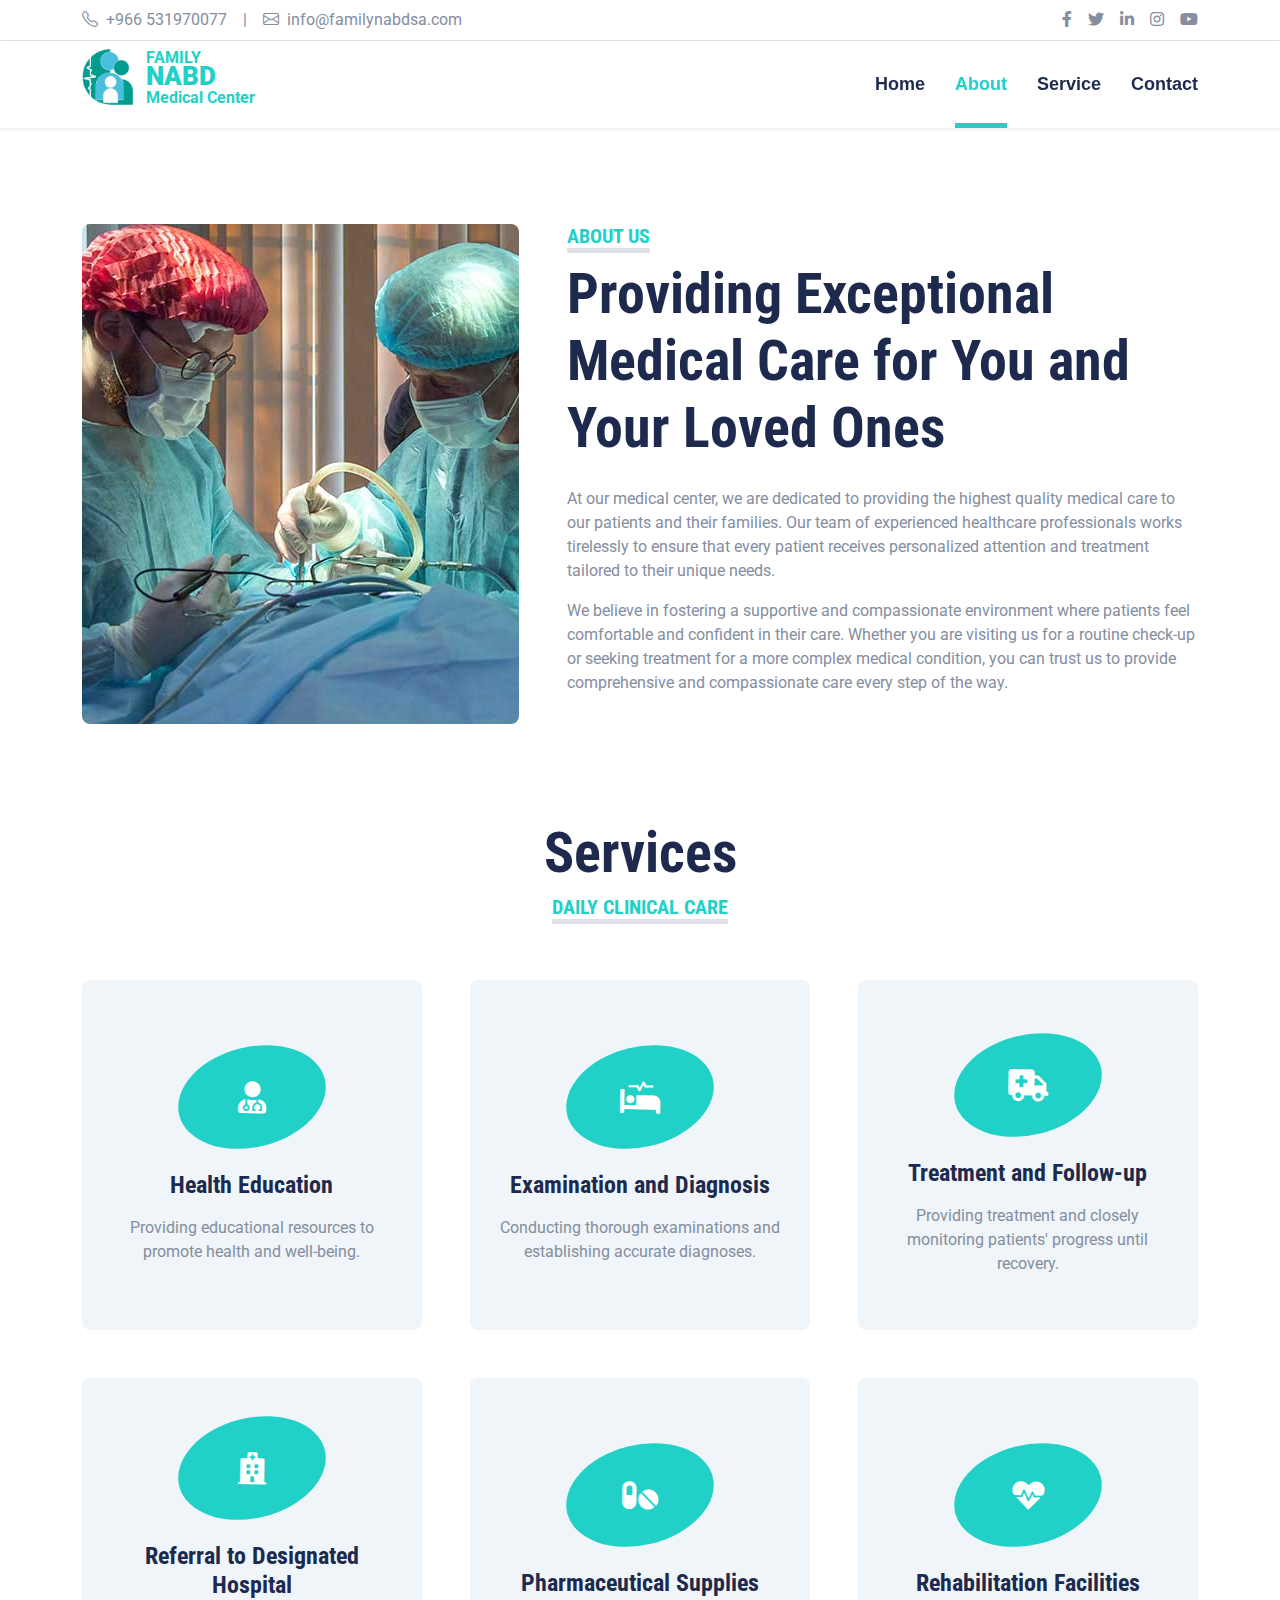
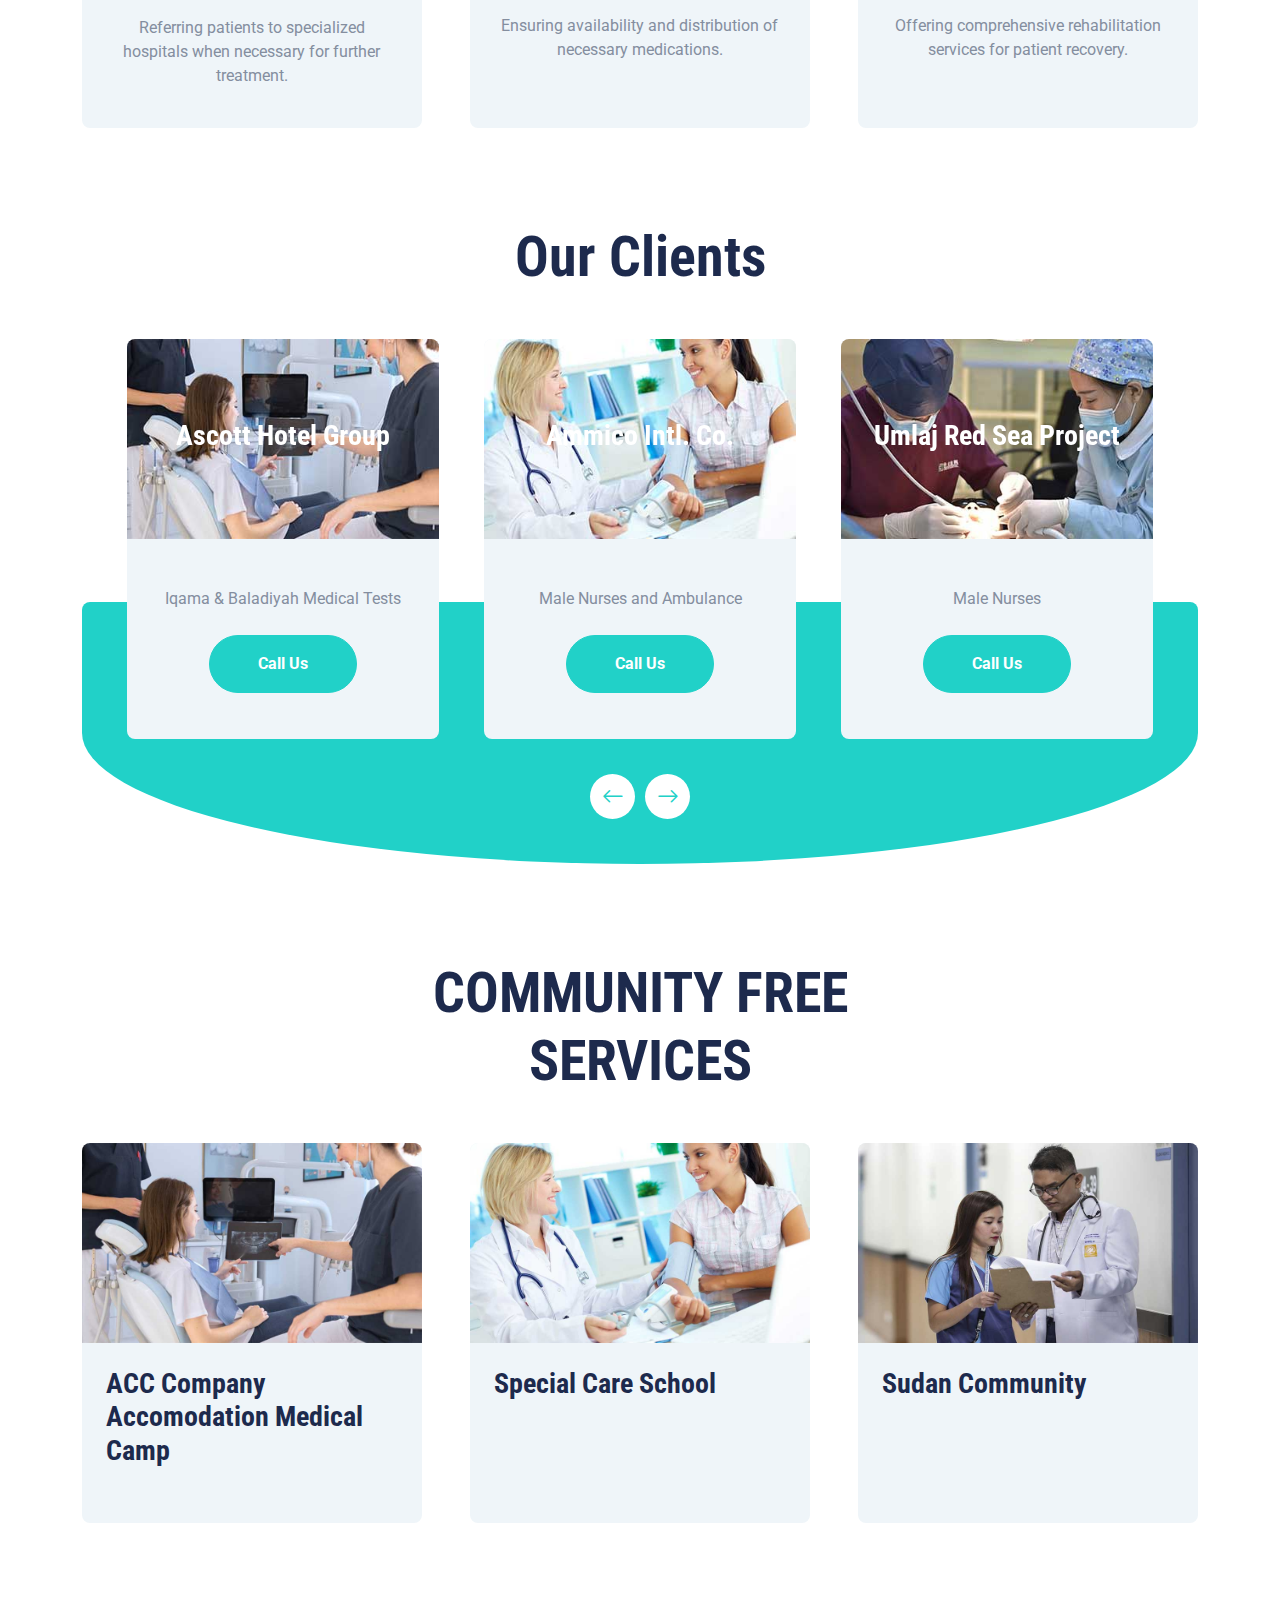
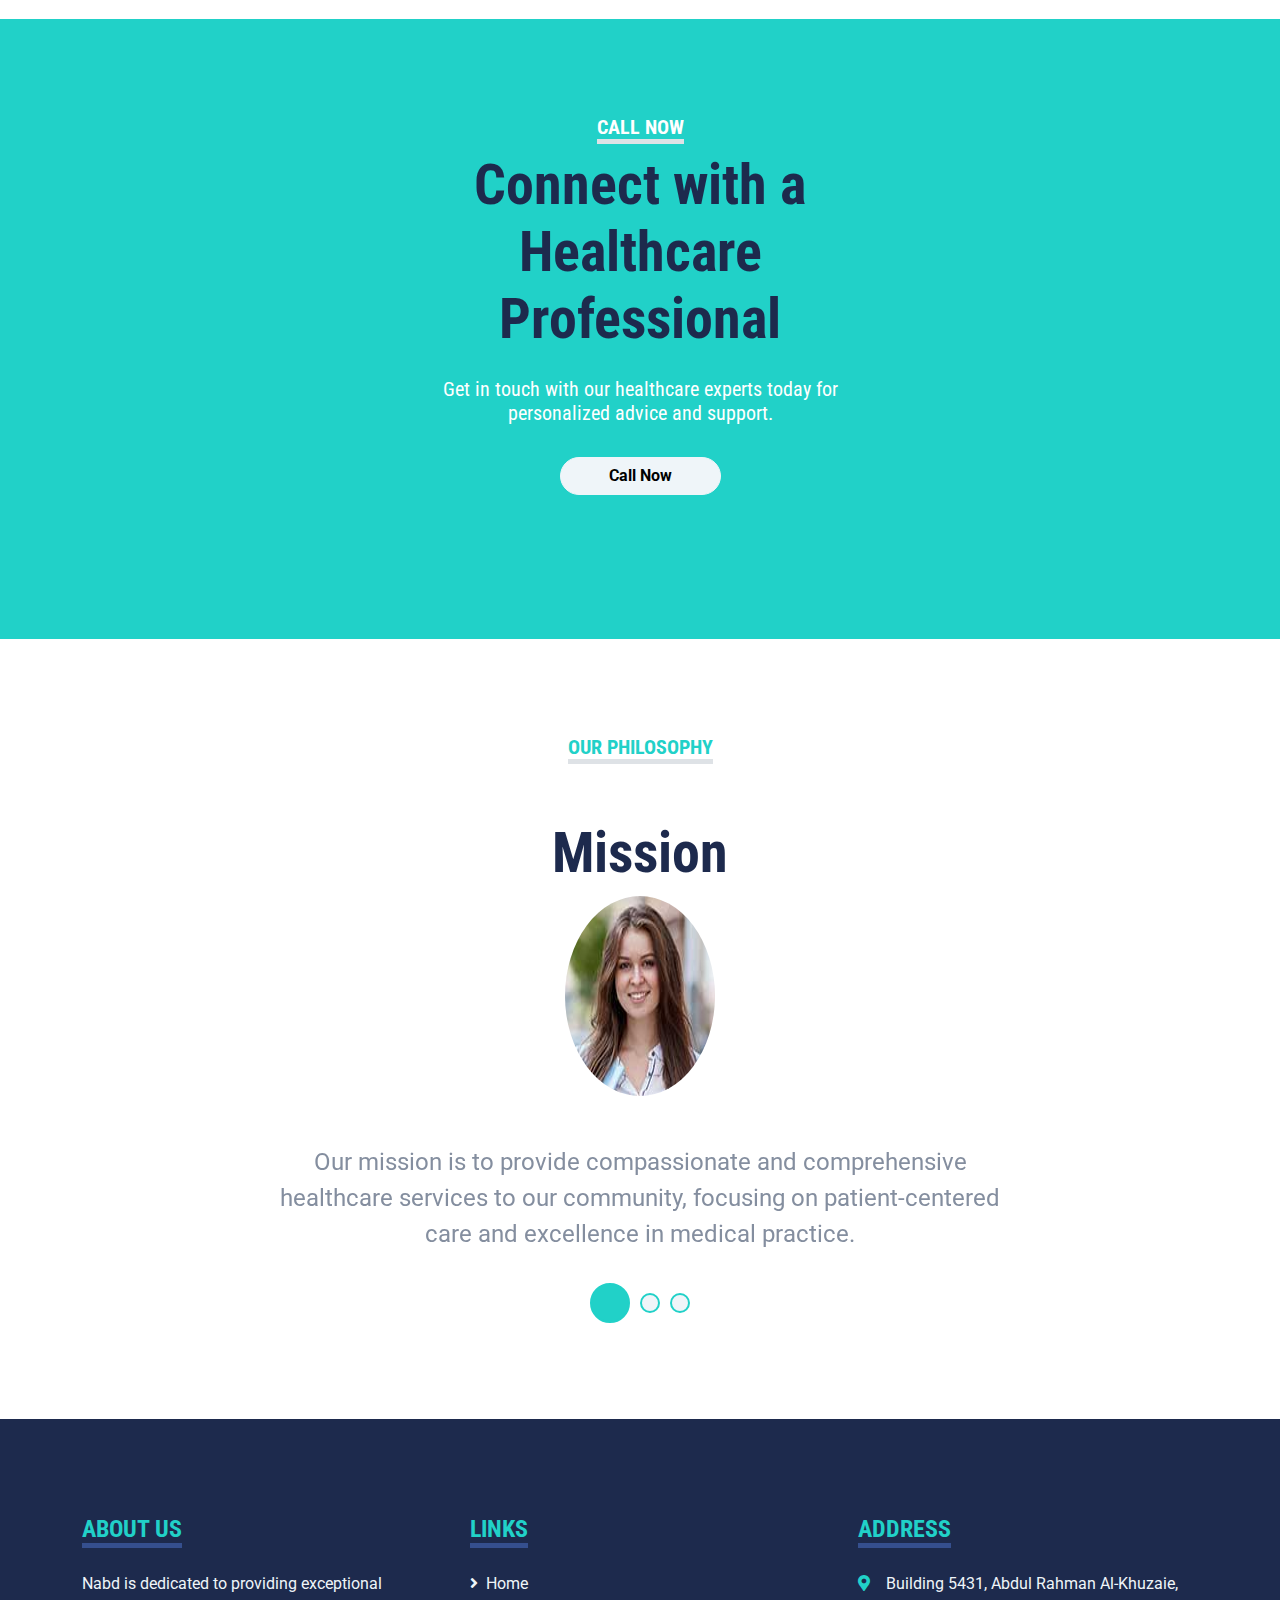
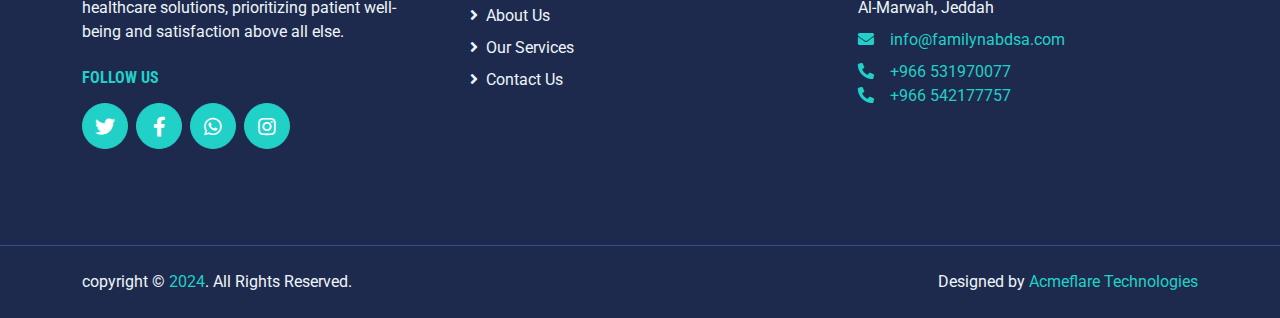
<file: about.html>
<!DOCTYPE html>
<html lang="en">

<head>
  <meta charset="utf-8" />
  <meta content="width=device-width, initial-scale=1.0" name="viewport" />
  <meta name="description" content="Family Nabd Centre for Medical Service - Quality medical services with utmost care and diligence. Contact: +966 531970077,Acmeflare Technologies Pvt">
  <meta name="keywords" content="medical service, healthcare, family nabd, Jeddah, Saudi Arabia,Acmeflare Technologies Pvt">
  <meta name="author" content="Acmeflare Technologies Pvt">
  <title>Family NABD Medical Center</title>
  <link rel="shortcut icon" type="image/x-icon" href="/img/logo/nabdnewlogo.png">
  <link rel="icon" href="/img/logo/nabdnewlogo.png" type="image/x-icon">


    <!-- Google Web Fonts -->
    <link rel="preconnect" href="https://fonts.gstatic.com">
    <link href="https://fonts.googleapis.com/css2?family=Roboto+Condensed:wght@400;700&family=Roboto:wght@400;700&display=swap" rel="stylesheet">  

    <!-- Icon Font Stylesheet -->
    <link href="https://cdnjs.cloudflare.com/ajax/libs/font-awesome/5.15.0/css/all.min.css" rel="stylesheet">
    <link href="https://cdn.jsdelivr.net/npm/bootstrap-icons@1.4.1/font/bootstrap-icons.css" rel="stylesheet">

    <!-- Libraries Stylesheet -->
    <link href="lib/owlcarousel/assets/owl.carousel.min.css" rel="stylesheet">
    <link href="lib/tempusdominus/css/tempusdominus-bootstrap-4.min.css" rel="stylesheet" />

    <!-- Customized Bootstrap Stylesheet -->
    <link href="css/bootstrap.min.css" rel="stylesheet">

    <!-- Template Stylesheet -->
    <link href="css/style.css" rel="stylesheet">
</head>

<body>
    <!-- Topbar Start -->
    <div class="container-fluid py-2 border-bottom d-none d-lg-block">
        <div class="container">
          <div class="row">
            <div class="col-md-6 text-center text-lg-start mb-2 mb-lg-0">
              <div class="d-inline-flex align-items-center">
                <a class="text-decoration-none text-body pe-3" href="tel:+966 531970077"
                ><i class="bi bi-telephone me-2"></i>+966 531970077</a
              >
              
                <span class="text-body">|</span>
                <a class="text-decoration-none text-body px-3" href="mailto:info@familynabdsa.com"
                  ><i class="bi bi-envelope me-2"></i>info@familynabdsa.com</a
                >
              </div>
            </div>
            <div class="col-md-6 text-center text-lg-end">
              <div class="d-inline-flex align-items-center">
                <a class="text-body px-2" href="">
                  <i class="fab fa-facebook-f"></i>
                </a>
                <a class="text-body px-2" href="">
                  <i class="fab fa-twitter"></i>
                </a>
                <a class="text-body px-2" href="">
                  <i class="fab fa-linkedin-in"></i>
                </a>
                <a class="text-body px-2" href="">
                  <i class="fab fa-instagram"></i>
                </a>
                <a class="text-body ps-2" href="">
                  <i class="fab fa-youtube"></i>
                </a>
              </div>
            </div>
          </div>
        </div>
      </div>
    <!-- Topbar End -->


    <!-- Navbar Start -->
    <div class="container-fluid sticky-top bg-white shadow-sm mb-5">
        <div class="container">
            <nav class="navbar navbar-expand-lg bg-white navbar-light py-3 py-lg-0">
              <a href="index.html" class="navbar-brand" style="display: flex; gap: 10px;">
                <img class="logoimg" src="/img/logo/nabdnewlogo.png" alt="">
                <div style="display: flex; flex-direction: column;" >
              <p style="line-height: 18px; color: #21d1c8;">
                <span style="font-size: 16px; font-weight: 700;">FAMILY</span><br>
                <span style="font-size: 26px;font-weight: 1000;">NABD</span><br>
                <span style="font-size: 16px;font-weight: 700;">Medical Center</span>
              </p>
    
                </div>
              
              </a>
                <button class="navbar-toggler" type="button" data-bs-toggle="collapse" data-bs-target="#navbarCollapse">
                    <span class="navbar-toggler-icon"></span>
                </button>
                <div class="collapse navbar-collapse" id="navbarCollapse">
                    <div class="navbar-nav ms-auto py-0">
                        <a href="index.html" class="nav-item nav-link">Home</a>
                        <a href="about.html" class="nav-item nav-link active">About</a>
                        <a href="service.html" class="nav-item nav-link">Service</a>
                      
                        <a href="contact.html" class="nav-item nav-link">Contact</a>
                    </div>
                </div>
            </nav>
        </div>
    </div>
    <!-- Navbar End -->


    <!-- About Start -->
    <div class="container-fluid py-5">
        <div class="container">
            <div class="row gx-5">
                <div class="col-lg-5 mb-5 mb-lg-0" style="min-height: 500px;">
                    <div class="position-relative h-100">
                        <img class="position-absolute w-100 h-100 rounded" src="img/about.jpg" style="object-fit: cover;">
                    </div>
                </div>
                <div class="col-lg-7">
                    <div class="mb-4">
                        <h5 class="d-inline-block text-primary text-uppercase border-bottom border-5">About Us</h5>
                        <h1 class="display-4">Providing Exceptional Medical Care for You and Your Loved Ones</h1>
                    </div>
                    <p>At our medical center, we are dedicated to providing the highest quality medical care to our patients and their families. Our team of experienced healthcare professionals works tirelessly to ensure that every patient receives personalized attention and treatment tailored to their unique needs.</p>
                    <p>We believe in fostering a supportive and compassionate environment where patients feel comfortable and confident in their care. Whether you are visiting us for a routine check-up or seeking treatment for a more complex medical condition, you can trust us to provide comprehensive and compassionate care every step of the way.</p>
                </div>
            </div>
        </div>
    </div>
    
    <!-- About End -->
    <div class="container-fluid py-5">
        <div class="container">
          <div class="text-center mx-auto mb-5" style="max-width: 500px">
            <h1 class="display-4">Services</h1>
            <h5
              class="d-inline-block text-primary text-uppercase border-bottom border-5"
            >
              Daily Clinical Care
            </h5>
          </div>
          <div class="row g-5">
            <div class="col-lg-4 col-md-6">
              <div
                class="service-item bg-light rounded d-flex flex-column align-items-center justify-content-center text-center"
              >
                <div class="service-icon mb-4">
                  <i class="fa fa-2x fa-user-md text-white"></i>
                </div>
                <h4 class="mb-3">Health Education</h4>
                <p class="m-0">
                  Providing educational resources to promote health and
                  well-being.
                </p>
                <a
                  class="btn btn-lg btn-primary rounded-pill"
                  href="tel:+966 531970077"
                >
                  <i class="bi bi-telephone"></i>
                </a>
              </div>
            </div>
            <div class="col-lg-4 col-md-6">
              <div
                class="service-item bg-light rounded d-flex flex-column align-items-center justify-content-center text-center"
              >
                <div class="service-icon mb-4">
                  <i class="fa fa-2x fa-procedures text-white"></i>
                </div>
                <h4 class="mb-3">Examination and Diagnosis</h4>
                <p class="m-0">
                  Conducting thorough examinations and establishing accurate
                  diagnoses.
                </p>
                <a
                  class="btn btn-lg btn-primary rounded-pill"
                  href="tel:+966 531970077"
                >
                  <i class="bi bi-telephone"></i>
                </a>
              </div>
            </div>
            <div class="col-lg-4 col-md-6">
              <div
                class="service-item bg-light rounded d-flex flex-column align-items-center justify-content-center text-center"
              >
                <div class="service-icon mb-4">
                  <i class="fa fa-2x fa-ambulance text-white"></i>
                </div>
                <h4 class="mb-3">Treatment and Follow-up</h4>
                <p class="m-0">
                  Providing treatment and closely monitoring patients' progress
                  until recovery.
                </p>
                <a
                  class="btn btn-lg btn-primary rounded-pill"
                  href="tel:+966 531970077"
                >
                  <i class="bi bi-telephone"></i>
                </a>
              </div>
            </div>
            <div class="col-lg-4 col-md-6">
              <div
                class="service-item bg-light rounded d-flex flex-column align-items-center justify-content-center text-center"
              >
                <div class="service-icon mb-4">
                  <i class="fa fa-2x fa-hospital text-white"></i>
                </div>
                <h4 class="mb-3">Referral to Designated Hospital</h4>
                <p class="m-0">
                  Referring patients to specialized hospitals when necessary for
                  further treatment.
                </p>
                <a
                  class="btn btn-lg btn-primary rounded-pill"
                  href="tel:+966 531970077"
                >
                  <i class="bi bi-telephone"></i>
                </a>
              </div>
            </div>
            <div class="col-lg-4 col-md-6">
              <div
                class="service-item bg-light rounded d-flex flex-column align-items-center justify-content-center text-center"
              >
                <div class="service-icon mb-4">
                  <i class="fa fa-2x fa-pills text-white"></i>
                </div>
                <h4 class="mb-3">Pharmaceutical Supplies</h4>
                <p class="m-0">
                  Ensuring availability and distribution of necessary medications.
                </p>
                <a
                  class="btn btn-lg btn-primary rounded-pill"
                  href="tel:+966 531970077"
                >
                  <i class="bi bi-telephone"></i>
                </a>
              </div>
            </div>
            <div class="col-lg-4 col-md-6">
              <div
                class="service-item bg-light rounded d-flex flex-column align-items-center justify-content-center text-center"
              >
                <div class="service-icon mb-4">
                  <i class="fa fa-2x fa-heartbeat text-white"></i>
                </div>
                <h4 class="mb-3">Rehabilitation Facilities</h4>
                <p class="m-0">
                  Offering comprehensive rehabilitation services for patient
                  recovery.
                </p>
                <a
                  class="btn btn-lg btn-primary rounded-pill"
                  href="tel:+966 531970077"
                >
                  <i class="bi bi-telephone"></i>
                </a>
              </div>
            </div>
          </div>
        </div>
      </div>

    <!-- Search Start -->
     <!-- Pricing Plan Start -->
<style>
    .clients{
  
      height: 400px;
    }
    @media screen and (max-width: 768px) {
  .clients{
  height: 400px;
  
  }
    }
  
  </style>
  
      <div class="container-fluid py-5">
        <div class="container">
          <div class="text-center mx-auto mb-5" style="max-width: 500px">
            <!-- <h5 class="d-inline-block text-primary text-uppercase border-bottom border-5">Medical Packages</h5> -->
            <h1 class="display-4">Our Clients</h1>
          </div>
          <div
            class="owl-carousel price-carousel position-relative"
            style="padding: 0 45px 45px 45px"
          >
            <div class="clients bg-light rounded text-center" >
              <div class="position-relative">
                <img class="img-fluid rounded-top" src="img/price-1.jpg" alt="" />
                <div
                  class="position-absolute w-100 h-100 top-50 start-50 translate-middle rounded-top d-flex flex-column align-items-center justify-content-center"
                 
                >
                  <h3 class="text-white">Ascott Hotel Group</h3>
                </div>
              </div>
              <div class="text-center py-5">
                <p>Iqama & Baladiyah Medical Tests</p>
  
                <a href="" class="btn btn-primary rounded-pill py-3 px-5 my-2"
                  >Call Us </a
                >
              </div>
            </div>
            <div class="clients bg-light rounded text-center"  >
              <div class="position-relative">
                <img class="img-fluid rounded-top" src="img/price-2.jpg" alt="" />
                <div
                  class="position-absolute w-100 h-100 top-50 start-50 translate-middle rounded-top d-flex flex-column align-items-center justify-content-center"
                   
                >
                  <h3 class="text-white">Ammico Intl. Co.</h3>
                </div>
              </div>
              <div class="text-center py-5">
                <p>Male Nurses and Ambulance</p>
  
                <a href="" class="btn btn-primary rounded-pill py-3 px-5 my-2"
                  >Call Us</a
                >
              </div>
            </div>
            <div class="clients bg-light rounded text-center"  >
              <div class="position-relative">
                <img class="img-fluid rounded-top" src="img/price-3.jpg" alt="" />
                <div
                  class="position-absolute w-100 h-100 top-50 start-50 translate-middle rounded-top d-flex flex-column align-items-center justify-content-center"
                   
                >
                  <h3 class="text-white">Umlaj Red Sea Project</h3>
                </div>
              </div>
              <div class="text-center py-5">
                <p>Male Nurses</p>
  
                <a href="" class="btn btn-primary rounded-pill py-3 px-5 my-2"
                  >Call Us</a
                >
              </div>
            </div>
            <div class="clients bg-light rounded text-center"  >
              <div class="position-relative">
                <img class="img-fluid rounded-top" src="img/price-4.jpg" alt="" />
                <div
                  class="position-absolute w-100 h-100 top-50 start-50 translate-middle rounded-top d-flex flex-column align-items-center justify-content-center"
                  
                >
                  <h3 class="text-white">Elaf Hotel Group</h3>
                </div>
              </div>
              <div class="text-center py-5">
                <p>Iqama & Baladiyah Medical Tests</p>
  
                <a href="" class="btn btn-primary rounded-pill py-3 px-5 my-2"
                  >Call Us</a
                >
              </div>
            </div>
            <div class="clients bg-light rounded text-center"  >
              <div class="position-relative">
                <img class="img-fluid rounded-top" src="img/price-1.jpg" alt="" />
                <div
                  class="position-absolute w-100 h-100 top-50 start-50 translate-middle rounded-top d-flex flex-column align-items-center justify-content-center"
                   
                >
                  <h3 class="text-white">First Fix Co.</h3>
                </div>
              </div>
              <div class="text-center py-5">
                <p>Medical Services</p>
  
                <a href="" class="btn btn-primary rounded-pill py-3 px-5 my-2"
                  >Call Us</a
                >
              </div>
            </div>
            <div class="clients bg-light rounded text-center"  >
              <div class="position-relative">
                <img class="img-fluid rounded-top" src="img/price-1.jpg" alt="" />
                <div
                  class="position-absolute w-100 h-100 top-50 start-50 translate-middle rounded-top d-flex flex-column align-items-center justify-content-center"
                 
                >
                  <h3 class="text-white">Tamimi Co.</h3>
                </div>
              </div>
              <div class="text-center py-5">
                <p>Medical Services
              </p>
  
                <a href="" class="btn btn-primary rounded-pill py-3 px-5 my-2"
                  >Call Us</a
                >
              </div>
            </div>
            <div class="clients bg-light rounded text-center"  >
              <div class="position-relative">
                <img class="img-fluid rounded-top" src="img/price-1.jpg" alt="" />
                <div
                  class="position-absolute w-100 h-100 top-50 start-50 translate-middle rounded-top d-flex flex-column align-items-center justify-content-center"
                 
                >
                  <h3 class="text-white">Pillars Group Co.</h3>
                </div>
              </div>
              <div class="text-center py-5">
                <p>Medical Services</p>
  
                <a href="" class="btn btn-primary rounded-pill py-3 px-5 my-2"
                  >Call Us</a
                >
              </div>
            </div>
            <div class="clients bg-light rounded text-center  "  >
              <div class="position-relative">
                <img class="img-fluid rounded-top" src="img/price-1.jpg" alt="" />
                <div
                  class="position-absolute w-100 h-100 top-50 start-50 translate-middle rounded-top d-flex flex-column align-items-center justify-content-center"
                 
                >
                  <h3 class="text-white">Ammico Neom Project</h3>
                </div>
              </div>
              <div class="text-center py-5">
                <p>Male Nurses and
                  Ambulance</p>
  
                <a href="" class="btn btn-primary rounded-pill py-3 px-5 my-2"
                  >Call Us</a
                >
              </div>
            </div>
          </div>
        </div>
      </div>
      <!-- Pricing Plan End -->
      <div class="container-fluid py-5">
        <div class="container">
          <div class="text-center mx-auto mb-5" style="max-width: 500px">
            <!-- <h5
              class="d-inline-block text-primary text-uppercase border-bottom border-5"
            >
              Blog Post
            </h5> -->
            <h1 class="display-4">COMMUNITY FREE SERVICES</h1>
          </div>
          <div class="row g-5">
            <div class="col-xl-4 col-lg-6">
              <div class="bg-light rounded overflow-hidden" style="height: 380px;">
                <img class="img-fluid w-100" src="img/blog-1.jpg" alt="" />
                <div class="p-4">
                  <a class="h3 d-block mb-3" href=""
                    >ACC Company Accomodation
                    Medical Camp</a
                  >
                 
                </div>
            
              </div>
            </div>
            <div class="col-xl-4 col-lg-6" >
              <div class="bg-light rounded overflow-hidden" style="height: 380px;">
                <img class="img-fluid w-100" src="img/blog-2.jpg" alt="" />
                <div class="p-4">
                  <a class="h3 d-block mb-3" href=""
                    >Special Care School</a
                  >
                 
                </div>
              
              </div>
            </div>
            <div class="col-xl-4 col-lg-6">
              <div class="bg-light rounded overflow-hidden" style="height: 380px;">
                <img class="img-fluid w-100" src="img/blog-3.jpg" alt="" />
                <div class="p-4">
                  <a class="h3 d-block mb-3" href=""
                    >Sudan Community</a
                  >
                 
                </div>
              
              </div>
            </div>
          </div>
        </div>
      </div>
    <!-- Search End -->
    <div class="container-fluid bg-primary my-5 py-5">
        <div class="container py-5">
            <div class="text-center mx-auto mb-5" style="max-width: 500px">
                <h5 class="d-inline-block text-white text-uppercase border-bottom border-5">
                    Call Now
                </h5>
                <h1 class="display-4 mb-4">Connect with a Healthcare Professional</h1>
                <h5 class="text-white fw-normal">
                    Get in touch with our healthcare experts today for personalized advice and support.
                </h5>
                <a href="tel:+123456789" class="btn btn-light rounded-pill mt-4 px-5">Call Now</a>
            </div>
        </div>
    </div>

    <!-- Team Start -->
    <div class="container-fluid py-5">
        <div class="container">
            <div class="text-center mx-auto mb-5" style="max-width: 500px">
                <h5 class="d-inline-block text-primary text-uppercase border-bottom border-5">
                    Our Philosophy
                </h5>
            </div>
            <div class="row justify-content-center">
                <div class="col-lg-8">
                    <div class="owl-carousel testimonial-carousel">
                        <div class="testimonial-item text-center">
                            <div class="position-relative mb-5">
                                <h1 class="display-4">Mission</h1>
                                <img class="img-fluid rounded-circle mx-auto" src="img/testimonial-1.jpg" alt="">
                             
                            </div>
                            <p class="fs-4 fw-normal">
                                Our mission is to provide compassionate and comprehensive healthcare services to our community, focusing on patient-centered care and excellence in medical practice.
                            </p>
                        </div>
                        <div class="testimonial-item text-center">
                            <div class="position-relative mb-5">
                                <h1 class="display-4">Vision</h1>
                                <img class="img-fluid rounded-circle mx-auto" src="img/testimonial-2.jpg" alt="">
                            
                            </div>
                            <p class="fs-4 fw-normal">
                                Our vision is to be the leading healthcare provider in our region, recognized for our commitment to innovation, quality, and patient satisfaction.
                            </p>
                        </div>
                        <div class="testimonial-item text-center">
                            <div class="position-relative mb-5">
                                <h1 class="display-4">Values</h1>
                                <img class="img-fluid rounded-circle mx-auto" src="img/testimonial-3.jpg" alt="">
                              
                            </div>
                            <p class="fs-4 fw-normal">
                                Our aim is to uphold the highest standards of integrity, respect, collaboration, and continuous improvement in all aspects of our healthcare delivery.
                            </p>
                        </div>
                    </div>
                </div>
            </div>
        </div>
    </div>

    <!-- Team End -->


    <!-- Footer Start -->
    <div class="container-fluid bg-dark text-light mt-5 py-5">
        <div class="container py-5">
          <div class="row g-5">
            <div class="col-lg-4 col-md-6">
              <h4
                class="d-inline-block text-primary text-uppercase border-bottom border-5 border-secondary mb-4"
              >
                About Us
              </h4>
              <p class="mb-4">
                Nabd is dedicated to providing exceptional healthcare solutions, prioritizing patient well-being and satisfaction above all else.
              </p>
              <h6 class="text-primary text-uppercase mt-4 mb-3">Follow Us</h6>
              <div class="d-flex">
                <a
                  class="btn btn-lg btn-primary btn-lg-square rounded-circle me-2"
                  href="#"
                  ><i class="fab fa-twitter"></i
                ></a>
                <a
                  class="btn btn-lg btn-primary btn-lg-square rounded-circle me-2"
                  href="#"
                  ><i class="fab fa-facebook-f"></i
                ></a>
                <a
                  class="btn btn-lg btn-primary btn-lg-square rounded-circle me-2"
                  href="#"
                  ><i class="fab fa-whatsapp"></i
                ></a>
                <a
                  class="btn btn-lg btn-primary btn-lg-square rounded-circle"
                  href="#"
                  ><i class="fab fa-instagram"></i
                ></a>
              </div>
            </div>
            <div class="col-lg-4 col-md-6">
              <h4
                class="d-inline-block text-primary text-uppercase border-bottom border-5 border-secondary mb-4"
              >
                Links
              </h4>
              <div class="d-flex flex-column justify-content-start">
                <a class="text-light mb-2" href="#"
                  ><i class="fa fa-angle-right me-2"></i>Home</a
                >
                <a class="text-light mb-2" href="#"
                  ><i class="fa fa-angle-right me-2"></i>About Us</a
                >
                <a class="text-light mb-2" href="#"
                  ><i class="fa fa-angle-right me-2"></i>Our Services</a
                >
               
                <a class="text-light" href="#"
                  ><i class="fa fa-angle-right me-2"></i>Contact Us</a
                >
              </div>
            </div>
           
            <div class="col-lg-4 col-md-6">
              <h4
                class="d-inline-block text-primary text-uppercase border-bottom border-5 border-secondary mb-4"
              >
              Address
              </h4>
              <p class="mb-2">
                <i class="fa fa-map-marker-alt text-primary me-3"></i>Building 5431, Abdul Rahman Al-Khuzaie,
                Al-Marwah, Jeddah
              </p>
              <a href="mailto:info@familynabdsa.com"> <p class="mb-2">
                <i class="fa fa-envelope text-primary me-3"></i>info@familynabdsa.com
              </p></a>
             
              <a href="tel:+966 531970077"> <p class="mb-0">
                <i class="fa fa-phone-alt text-primary me-3"></i>+966 531970077
              </p></a>
             
           <a href="tel:+966 542177757"> <p class="mb-0">
            <i class="fa fa-phone-alt text-primary me-3"></i>+966 542177757
          </p></a>  
            
            </div>
          </div>
        </div>
      </div>
      <div
        class="container-fluid bg-dark text-light border-top border-secondary py-4"
      >
        <div class="container">
          <div class="row g-5">
            <div class="col-md-6 text-center text-md-start">
              <p class="mb-md-0">
               copyright &copy; <a class="text-primary" href="#">2024</a>. All
                Rights Reserved.
              </p>
            </div>
            <div class="col-md-6 text-center text-md-end">
              <p class="mb-0">
                Designed by
                <a class="text-primary" href="https://www.acmeflare.in/"
                  >Acmeflare Technologies</a
                >
              </p>
            </div>
          </div>
        </div>
      </div>
    <!-- Footer End -->


    <!-- Back to Top -->
    <a href="#" class="btn btn-lg btn-primary btn-lg-square back-to-top"><i class="bi bi-arrow-up"></i></a>


    <!-- JavaScript Libraries -->
    <script src="https://code.jquery.com/jquery-3.4.1.min.js"></script>
    <script src="https://cdn.jsdelivr.net/npm/bootstrap@5.0.0/dist/js/bootstrap.bundle.min.js"></script>
    <script src="lib/easing/easing.min.js"></script>
    <script src="lib/waypoints/waypoints.min.js"></script>
    <script src="lib/owlcarousel/owl.carousel.min.js"></script>
    <script src="lib/tempusdominus/js/moment.min.js"></script>
    <script src="lib/tempusdominus/js/moment-timezone.min.js"></script>
    <script src="lib/tempusdominus/js/tempusdominus-bootstrap-4.min.js"></script>

    <!-- Template Javascript -->
    <script src="js/main.js"></script>
</body>

</html>
</file>
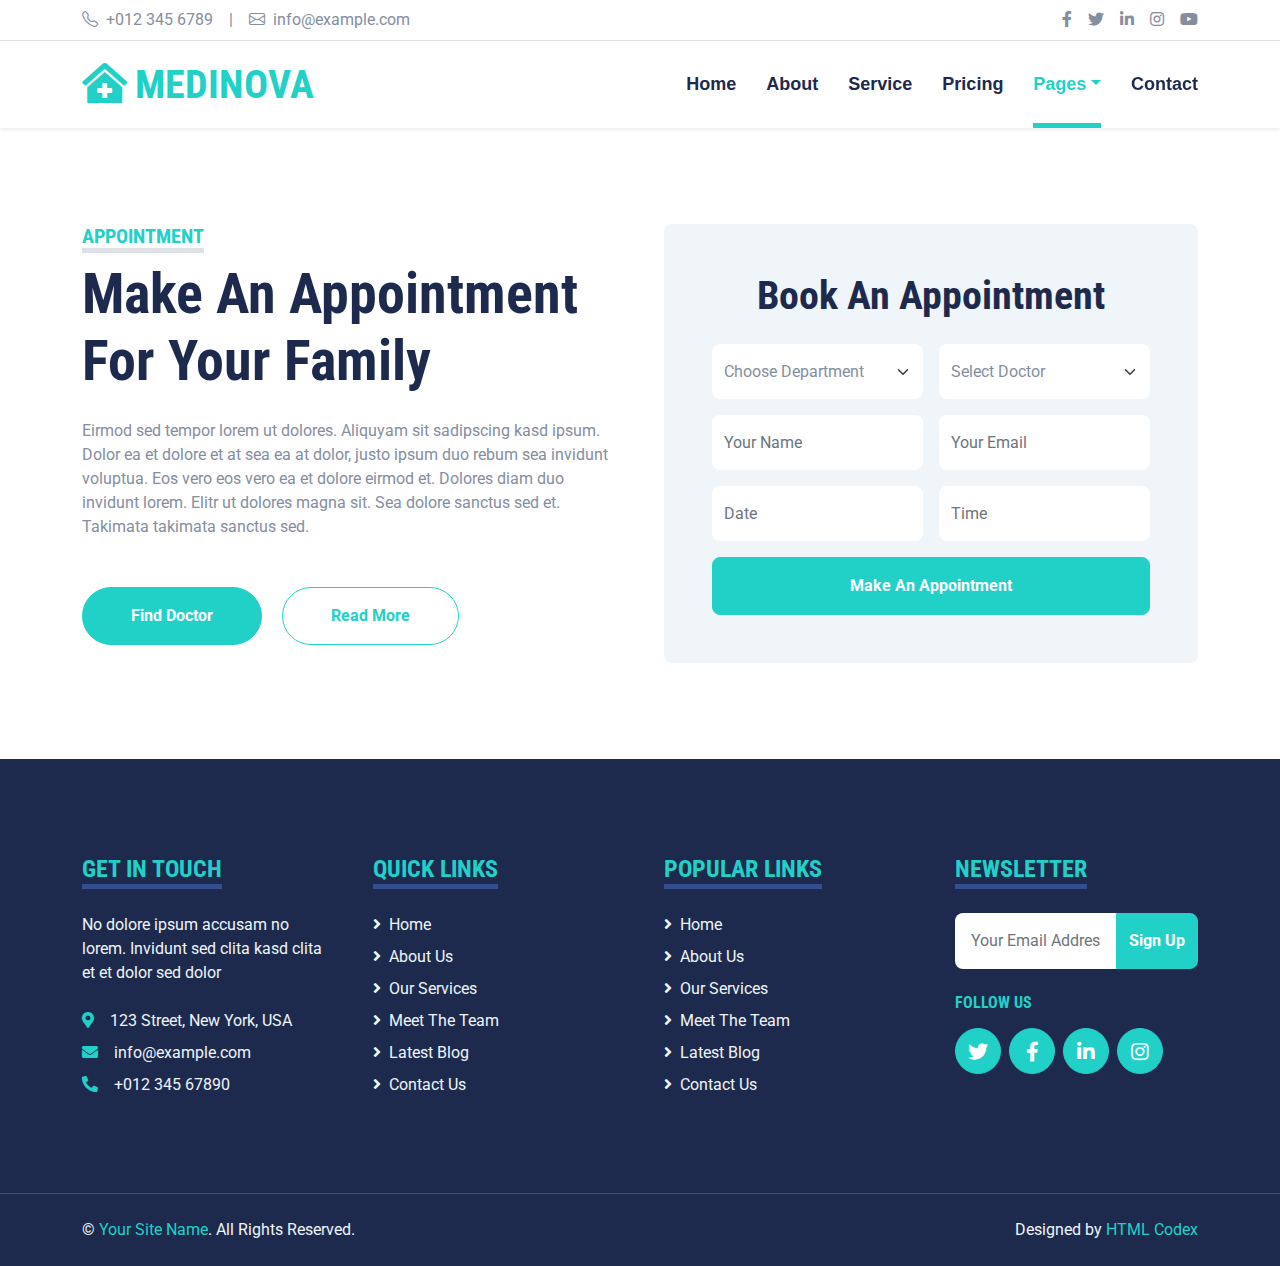
<file: appointment.html>
<!DOCTYPE html>
<html lang="en">

<head>
    <meta charset="utf-8">
    <title>MEDINOVA - Hospital Website Template</title>
    <meta content="width=device-width, initial-scale=1.0" name="viewport">
    <meta content="Free HTML Templates" name="keywords">
    <meta content="Free HTML Templates" name="description">

    <!-- Favicon -->
    <link href="img/favicon.ico" rel="icon">

    <!-- Google Web Fonts -->
    <link rel="preconnect" href="https://fonts.gstatic.com">
    <link href="https://fonts.googleapis.com/css2?family=Roboto+Condensed:wght@400;700&family=Roboto:wght@400;700&display=swap" rel="stylesheet">  

    <!-- Icon Font Stylesheet -->
    <link href="https://cdnjs.cloudflare.com/ajax/libs/font-awesome/5.15.0/css/all.min.css" rel="stylesheet">
    <link href="https://cdn.jsdelivr.net/npm/bootstrap-icons@1.4.1/font/bootstrap-icons.css" rel="stylesheet">

    <!-- Libraries Stylesheet -->
    <link href="lib/owlcarousel/assets/owl.carousel.min.css" rel="stylesheet">
    <link href="lib/tempusdominus/css/tempusdominus-bootstrap-4.min.css" rel="stylesheet" />

    <!-- Customized Bootstrap Stylesheet -->
    <link href="css/bootstrap.min.css" rel="stylesheet">

    <!-- Template Stylesheet -->
    <link href="css/style.css" rel="stylesheet">
</head>

<body>
    <!-- Topbar Start -->
    <div class="container-fluid py-2 border-bottom d-none d-lg-block">
        <div class="container">
            <div class="row">
                <div class="col-md-6 text-center text-lg-start mb-2 mb-lg-0">
                    <div class="d-inline-flex align-items-center">
                        <a class="text-decoration-none text-body pe-3" href=""><i class="bi bi-telephone me-2"></i>+012 345 6789</a>
                        <span class="text-body">|</span>
                        <a class="text-decoration-none text-body px-3" href=""><i class="bi bi-envelope me-2"></i>info@example.com</a>
                    </div>
                </div>
                <div class="col-md-6 text-center text-lg-end">
                    <div class="d-inline-flex align-items-center">
                        <a class="text-body px-2" href="">
                            <i class="fab fa-facebook-f"></i>
                        </a>
                        <a class="text-body px-2" href="">
                            <i class="fab fa-twitter"></i>
                        </a>
                        <a class="text-body px-2" href="">
                            <i class="fab fa-linkedin-in"></i>
                        </a>
                        <a class="text-body px-2" href="">
                            <i class="fab fa-instagram"></i>
                        </a>
                        <a class="text-body ps-2" href="">
                            <i class="fab fa-youtube"></i>
                        </a>
                    </div>
                </div>
            </div>
        </div>
    </div>
    <!-- Topbar End -->


    <!-- Navbar Start -->
    <div class="container-fluid sticky-top bg-white shadow-sm mb-5">
        <div class="container">
            <nav class="navbar navbar-expand-lg bg-white navbar-light py-3 py-lg-0">
                <a href="index.html" class="navbar-brand">
                    <h1 class="m-0 text-uppercase text-primary"><i class="fa fa-clinic-medical me-2"></i>Medinova</h1>
                </a>
                <button class="navbar-toggler" type="button" data-bs-toggle="collapse" data-bs-target="#navbarCollapse">
                    <span class="navbar-toggler-icon"></span>
                </button>
                <div class="collapse navbar-collapse" id="navbarCollapse">
                    <div class="navbar-nav ms-auto py-0">
                        <a href="index.html" class="nav-item nav-link">Home</a>
                        <a href="about.html" class="nav-item nav-link">About</a>
                        <a href="service.html" class="nav-item nav-link">Service</a>
                        <a href="price.html" class="nav-item nav-link">Pricing</a>
                        <div class="nav-item dropdown">
                            <a href="#" class="nav-link dropdown-toggle active" data-bs-toggle="dropdown">Pages</a>
                            <div class="dropdown-menu m-0">
                                <a href="blog.html" class="dropdown-item">Blog Grid</a>
                                <a href="detail.html" class="dropdown-item">Blog Detail</a>
                                <a href="team.html" class="dropdown-item">The Team</a>
                                <a href="testimonial.html" class="dropdown-item">Testimonial</a>
                                <a href="appointment.html" class="dropdown-item active">Appointment</a>
                                <a href="search.html" class="dropdown-item">Search</a>
                            </div>
                        </div>
                        <a href="contact.html" class="nav-item nav-link">Contact</a>
                    </div>
                </div>
            </nav>
        </div>
    </div>
    <!-- Navbar End -->


    <!-- Appointment Start -->
    <div class="container-fluid py-5">
        <div class="container">
            <div class="row gx-5">
                <div class="col-lg-6 mb-5 mb-lg-0">
                    <div class="mb-4">
                        <h5 class="d-inline-block text-primary text-uppercase border-bottom border-5">Appointment</h5>
                        <h1 class="display-4">Make An Appointment For Your Family</h1>
                    </div>
                    <p class="mb-5">Eirmod sed tempor lorem ut dolores. Aliquyam sit sadipscing kasd ipsum. Dolor ea et dolore et at sea ea at dolor, justo ipsum duo rebum sea invidunt voluptua. Eos vero eos vero ea et dolore eirmod et. Dolores diam duo invidunt lorem. Elitr ut dolores magna sit. Sea dolore sanctus sed et. Takimata takimata sanctus sed.</p>
                    <a class="btn btn-primary rounded-pill py-3 px-5 me-3" href="">Find Doctor</a>
                    <a class="btn btn-outline-primary rounded-pill py-3 px-5" href="">Read More</a>
                </div>
                <div class="col-lg-6">
                    <div class="bg-light text-center rounded p-5">
                        <h1 class="mb-4">Book An Appointment</h1>
                        <form>
                            <div class="row g-3">
                                <div class="col-12 col-sm-6">
                                    <select class="form-select bg-white border-0" style="height: 55px;">
                                        <option selected>Choose Department</option>
                                        <option value="1">Department 1</option>
                                        <option value="2">Department 2</option>
                                        <option value="3">Department 3</option>
                                    </select>
                                </div>
                                <div class="col-12 col-sm-6">
                                    <select class="form-select bg-white border-0" style="height: 55px;">
                                        <option selected>Select Doctor</option>
                                        <option value="1">Doctor 1</option>
                                        <option value="2">Doctor 2</option>
                                        <option value="3">Doctor 3</option>
                                    </select>
                                </div>
                                <div class="col-12 col-sm-6">
                                    <input type="text" class="form-control bg-white border-0" placeholder="Your Name" style="height: 55px;">
                                </div>
                                <div class="col-12 col-sm-6">
                                    <input type="email" class="form-control bg-white border-0" placeholder="Your Email" style="height: 55px;">
                                </div>
                                <div class="col-12 col-sm-6">
                                    <div class="date" id="date" data-target-input="nearest">
                                        <input type="text"
                                            class="form-control bg-white border-0 datetimepicker-input"
                                            placeholder="Date" data-target="#date" data-toggle="datetimepicker" style="height: 55px;">
                                    </div>
                                </div>
                                <div class="col-12 col-sm-6">
                                    <div class="time" id="time" data-target-input="nearest">
                                        <input type="text"
                                            class="form-control bg-white border-0 datetimepicker-input"
                                            placeholder="Time" data-target="#time" data-toggle="datetimepicker" style="height: 55px;">
                                    </div>
                                </div>
                                <div class="col-12">
                                    <button class="btn btn-primary w-100 py-3" type="submit">Make An Appointment</button>
                                </div>
                            </div>
                        </form>
                    </div>
                </div>
            </div>
        </div>
    </div>
    <!-- Appointment End -->


    <!-- Footer Start -->
    <div class="container-fluid bg-dark text-light mt-5 py-5">
        <div class="container py-5">
            <div class="row g-5">
                <div class="col-lg-3 col-md-6">
                    <h4 class="d-inline-block text-primary text-uppercase border-bottom border-5 border-secondary mb-4">Get In Touch</h4>
                    <p class="mb-4">No dolore ipsum accusam no lorem. Invidunt sed clita kasd clita et et dolor sed dolor</p>
                    <p class="mb-2"><i class="fa fa-map-marker-alt text-primary me-3"></i>123 Street, New York, USA</p>
                    <p class="mb-2"><i class="fa fa-envelope text-primary me-3"></i>info@example.com</p>
                    <p class="mb-0"><i class="fa fa-phone-alt text-primary me-3"></i>+012 345 67890</p>
                </div>
                <div class="col-lg-3 col-md-6">
                    <h4 class="d-inline-block text-primary text-uppercase border-bottom border-5 border-secondary mb-4">Quick Links</h4>
                    <div class="d-flex flex-column justify-content-start">
                        <a class="text-light mb-2" href="#"><i class="fa fa-angle-right me-2"></i>Home</a>
                        <a class="text-light mb-2" href="#"><i class="fa fa-angle-right me-2"></i>About Us</a>
                        <a class="text-light mb-2" href="#"><i class="fa fa-angle-right me-2"></i>Our Services</a>
                        <a class="text-light mb-2" href="#"><i class="fa fa-angle-right me-2"></i>Meet The Team</a>
                        <a class="text-light mb-2" href="#"><i class="fa fa-angle-right me-2"></i>Latest Blog</a>
                        <a class="text-light" href="#"><i class="fa fa-angle-right me-2"></i>Contact Us</a>
                    </div>
                </div>
                <div class="col-lg-3 col-md-6">
                    <h4 class="d-inline-block text-primary text-uppercase border-bottom border-5 border-secondary mb-4">Popular Links</h4>
                    <div class="d-flex flex-column justify-content-start">
                        <a class="text-light mb-2" href="#"><i class="fa fa-angle-right me-2"></i>Home</a>
                        <a class="text-light mb-2" href="#"><i class="fa fa-angle-right me-2"></i>About Us</a>
                        <a class="text-light mb-2" href="#"><i class="fa fa-angle-right me-2"></i>Our Services</a>
                        <a class="text-light mb-2" href="#"><i class="fa fa-angle-right me-2"></i>Meet The Team</a>
                        <a class="text-light mb-2" href="#"><i class="fa fa-angle-right me-2"></i>Latest Blog</a>
                        <a class="text-light" href="#"><i class="fa fa-angle-right me-2"></i>Contact Us</a>
                    </div>
                </div>
                <div class="col-lg-3 col-md-6">
                    <h4 class="d-inline-block text-primary text-uppercase border-bottom border-5 border-secondary mb-4">Newsletter</h4>
                    <form action="">
                        <div class="input-group">
                            <input type="text" class="form-control p-3 border-0" placeholder="Your Email Address">
                            <button class="btn btn-primary">Sign Up</button>
                        </div>
                    </form>
                    <h6 class="text-primary text-uppercase mt-4 mb-3">Follow Us</h6>
                    <div class="d-flex">
                        <a class="btn btn-lg btn-primary btn-lg-square rounded-circle me-2" href="#"><i class="fab fa-twitter"></i></a>
                        <a class="btn btn-lg btn-primary btn-lg-square rounded-circle me-2" href="#"><i class="fab fa-facebook-f"></i></a>
                        <a class="btn btn-lg btn-primary btn-lg-square rounded-circle me-2" href="#"><i class="fab fa-linkedin-in"></i></a>
                        <a class="btn btn-lg btn-primary btn-lg-square rounded-circle" href="#"><i class="fab fa-instagram"></i></a>
                    </div>
                </div>
            </div>
        </div>
    </div>
    <div class="container-fluid bg-dark text-light border-top border-secondary py-4">
        <div class="container">
            <div class="row g-5">
                <div class="col-md-6 text-center text-md-start">
                    <p class="mb-md-0">&copy; <a class="text-primary" href="#">Your Site Name</a>. All Rights Reserved.</p>
                </div>
                <div class="col-md-6 text-center text-md-end">
                    <p class="mb-0">Designed by <a class="text-primary" href="https://htmlcodex.com">HTML Codex</a></p>
                </div>
            </div>
        </div>
    </div>
    <!-- Footer End -->


    <!-- Back to Top -->
    <a href="#" class="btn btn-lg btn-primary btn-lg-square back-to-top"><i class="bi bi-arrow-up"></i></a>


    <!-- JavaScript Libraries -->
    <script src="https://code.jquery.com/jquery-3.4.1.min.js"></script>
    <script src="https://cdn.jsdelivr.net/npm/bootstrap@5.0.0/dist/js/bootstrap.bundle.min.js"></script>
    <script src="lib/easing/easing.min.js"></script>
    <script src="lib/waypoints/waypoints.min.js"></script>
    <script src="lib/owlcarousel/owl.carousel.min.js"></script>
    <script src="lib/tempusdominus/js/moment.min.js"></script>
    <script src="lib/tempusdominus/js/moment-timezone.min.js"></script>
    <script src="lib/tempusdominus/js/tempusdominus-bootstrap-4.min.js"></script>

    <!-- Template Javascript -->
    <script src="js/main.js"></script>
</body>

</html>
</file>
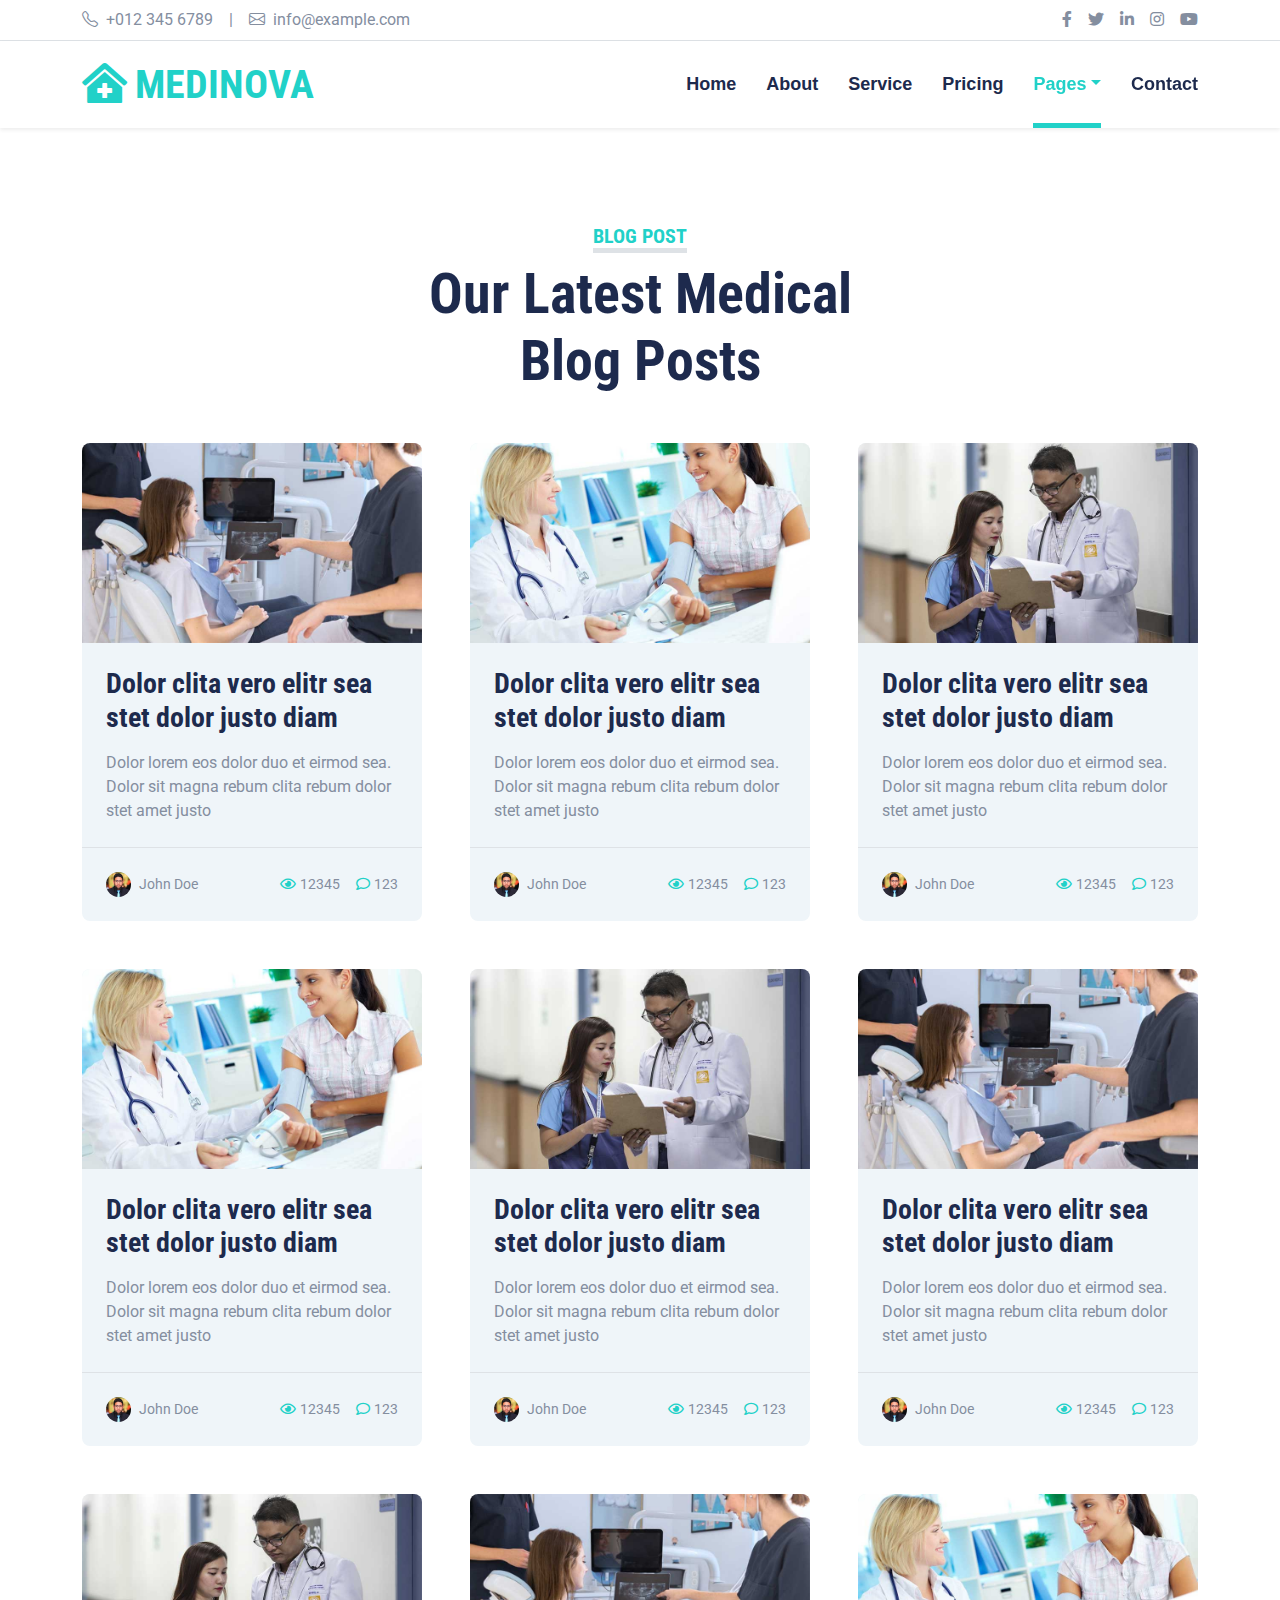
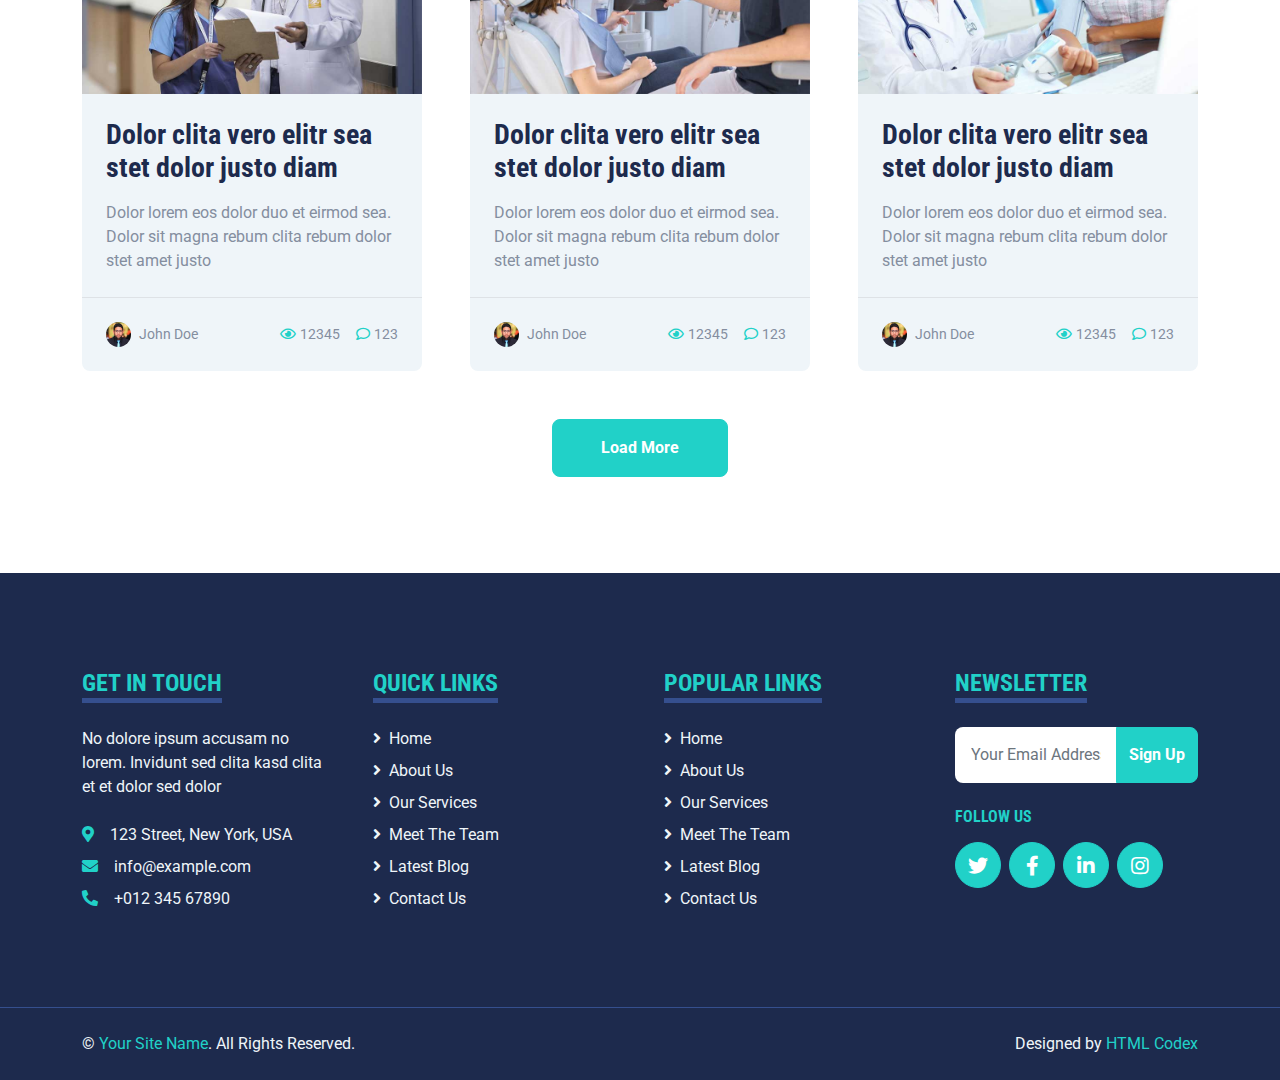
<file: blog.html>
<!DOCTYPE html>
<html lang="en">

<head>
    <meta charset="utf-8">
    <title>MEDINOVA - Hospital Website Template</title>
    <meta content="width=device-width, initial-scale=1.0" name="viewport">
    <meta content="Free HTML Templates" name="keywords">
    <meta content="Free HTML Templates" name="description">

    <!-- Favicon -->
    <link href="img/favicon.ico" rel="icon">

    <!-- Google Web Fonts -->
    <link rel="preconnect" href="https://fonts.gstatic.com">
    <link href="https://fonts.googleapis.com/css2?family=Roboto+Condensed:wght@400;700&family=Roboto:wght@400;700&display=swap" rel="stylesheet">  

    <!-- Icon Font Stylesheet -->
    <link href="https://cdnjs.cloudflare.com/ajax/libs/font-awesome/5.15.0/css/all.min.css" rel="stylesheet">
    <link href="https://cdn.jsdelivr.net/npm/bootstrap-icons@1.4.1/font/bootstrap-icons.css" rel="stylesheet">

    <!-- Libraries Stylesheet -->
    <link href="lib/owlcarousel/assets/owl.carousel.min.css" rel="stylesheet">
    <link href="lib/tempusdominus/css/tempusdominus-bootstrap-4.min.css" rel="stylesheet" />

    <!-- Customized Bootstrap Stylesheet -->
    <link href="css/bootstrap.min.css" rel="stylesheet">

    <!-- Template Stylesheet -->
    <link href="css/style.css" rel="stylesheet">
</head>

<body>
    <!-- Topbar Start -->
    <div class="container-fluid py-2 border-bottom d-none d-lg-block">
        <div class="container">
            <div class="row">
                <div class="col-md-6 text-center text-lg-start mb-2 mb-lg-0">
                    <div class="d-inline-flex align-items-center">
                        <a class="text-decoration-none text-body pe-3" href=""><i class="bi bi-telephone me-2"></i>+012 345 6789</a>
                        <span class="text-body">|</span>
                        <a class="text-decoration-none text-body px-3" href=""><i class="bi bi-envelope me-2"></i>info@example.com</a>
                    </div>
                </div>
                <div class="col-md-6 text-center text-lg-end">
                    <div class="d-inline-flex align-items-center">
                        <a class="text-body px-2" href="">
                            <i class="fab fa-facebook-f"></i>
                        </a>
                        <a class="text-body px-2" href="">
                            <i class="fab fa-twitter"></i>
                        </a>
                        <a class="text-body px-2" href="">
                            <i class="fab fa-linkedin-in"></i>
                        </a>
                        <a class="text-body px-2" href="">
                            <i class="fab fa-instagram"></i>
                        </a>
                        <a class="text-body ps-2" href="">
                            <i class="fab fa-youtube"></i>
                        </a>
                    </div>
                </div>
            </div>
        </div>
    </div>
    <!-- Topbar End -->


    <!-- Navbar Start -->
    <div class="container-fluid sticky-top bg-white shadow-sm mb-5">
        <div class="container">
            <nav class="navbar navbar-expand-lg bg-white navbar-light py-3 py-lg-0">
                <a href="index.html" class="navbar-brand">
                    <h1 class="m-0 text-uppercase text-primary"><i class="fa fa-clinic-medical me-2"></i>Medinova</h1>
                </a>
                <button class="navbar-toggler" type="button" data-bs-toggle="collapse" data-bs-target="#navbarCollapse">
                    <span class="navbar-toggler-icon"></span>
                </button>
                <div class="collapse navbar-collapse" id="navbarCollapse">
                    <div class="navbar-nav ms-auto py-0">
                        <a href="index.html" class="nav-item nav-link">Home</a>
                        <a href="about.html" class="nav-item nav-link">About</a>
                        <a href="service.html" class="nav-item nav-link">Service</a>
                        <a href="price.html" class="nav-item nav-link">Pricing</a>
                        <div class="nav-item dropdown">
                            <a href="#" class="nav-link dropdown-toggle active" data-bs-toggle="dropdown">Pages</a>
                            <div class="dropdown-menu m-0">
                                <a href="blog.html" class="dropdown-item active">Blog Grid</a>
                                <a href="detail.html" class="dropdown-item">Blog Detail</a>
                                <a href="team.html" class="dropdown-item">The Team</a>
                                <a href="testimonial.html" class="dropdown-item">Testimonial</a>
                                <a href="appointment.html" class="dropdown-item">Appointment</a>
                                <a href="search.html" class="dropdown-item">Search</a>
                            </div>
                        </div>
                        <a href="contact.html" class="nav-item nav-link">Contact</a>
                    </div>
                </div>
            </nav>
        </div>
    </div>
    <!-- Navbar End -->


    <!-- Blog Start -->
    <div class="container-fluid py-5">
        <div class="container">
            <div class="text-center mx-auto mb-5" style="max-width: 500px;">
                <h5 class="d-inline-block text-primary text-uppercase border-bottom border-5">Blog Post</h5>
                <h1 class="display-4">Our Latest Medical Blog Posts</h1>
            </div>
            <div class="row g-5">
                <div class="col-xl-4 col-lg-6">
                    <div class="bg-light rounded overflow-hidden">
                        <img class="img-fluid w-100" src="img/blog-1.jpg" alt="">
                        <div class="p-4">
                            <a class="h3 d-block mb-3" href="">Dolor clita vero elitr sea stet dolor justo  diam</a>
                            <p class="m-0">Dolor lorem eos dolor duo et eirmod sea. Dolor sit magna
                                rebum clita rebum dolor stet amet justo</p>
                        </div>
                        <div class="d-flex justify-content-between border-top p-4">
                            <div class="d-flex align-items-center">
                                <img class="rounded-circle me-2" src="img/user.jpg" width="25" height="25" alt="">
                                <small>John Doe</small>
                            </div>
                            <div class="d-flex align-items-center">
                                <small class="ms-3"><i class="far fa-eye text-primary me-1"></i>12345</small>
                                <small class="ms-3"><i class="far fa-comment text-primary me-1"></i>123</small>
                            </div>
                        </div>
                    </div>
                </div>
                <div class="col-xl-4 col-lg-6">
                    <div class="bg-light rounded overflow-hidden">
                        <img class="img-fluid w-100" src="img/blog-2.jpg" alt="">
                        <div class="p-4">
                            <a class="h3 d-block mb-3" href="">Dolor clita vero elitr sea stet dolor justo  diam</a>
                            <p class="m-0">Dolor lorem eos dolor duo et eirmod sea. Dolor sit magna
                                rebum clita rebum dolor stet amet justo</p>
                        </div>
                        <div class="d-flex justify-content-between border-top p-4">
                            <div class="d-flex align-items-center">
                                <img class="rounded-circle me-2" src="img/user.jpg" width="25" height="25" alt="">
                                <small>John Doe</small>
                            </div>
                            <div class="d-flex align-items-center">
                                <small class="ms-3"><i class="far fa-eye text-primary me-1"></i>12345</small>
                                <small class="ms-3"><i class="far fa-comment text-primary me-1"></i>123</small>
                            </div>
                        </div>
                    </div>
                </div>
                <div class="col-xl-4 col-lg-6">
                    <div class="bg-light rounded overflow-hidden">
                        <img class="img-fluid w-100" src="img/blog-3.jpg" alt="">
                        <div class="p-4">
                            <a class="h3 d-block mb-3" href="">Dolor clita vero elitr sea stet dolor justo  diam</a>
                            <p class="m-0">Dolor lorem eos dolor duo et eirmod sea. Dolor sit magna
                                rebum clita rebum dolor stet amet justo</p>
                        </div>
                        <div class="d-flex justify-content-between border-top p-4">
                            <div class="d-flex align-items-center">
                                <img class="rounded-circle me-2" src="img/user.jpg" width="25" height="25" alt="">
                                <small>John Doe</small>
                            </div>
                            <div class="d-flex align-items-center">
                                <small class="ms-3"><i class="far fa-eye text-primary me-1"></i>12345</small>
                                <small class="ms-3"><i class="far fa-comment text-primary me-1"></i>123</small>
                            </div>
                        </div>
                    </div>
                </div>
                <div class="col-xl-4 col-lg-6">
                    <div class="bg-light rounded overflow-hidden">
                        <img class="img-fluid w-100" src="img/blog-2.jpg" alt="">
                        <div class="p-4">
                            <a class="h3 d-block mb-3" href="">Dolor clita vero elitr sea stet dolor justo  diam</a>
                            <p class="m-0">Dolor lorem eos dolor duo et eirmod sea. Dolor sit magna
                                rebum clita rebum dolor stet amet justo</p>
                        </div>
                        <div class="d-flex justify-content-between border-top p-4">
                            <div class="d-flex align-items-center">
                                <img class="rounded-circle me-2" src="img/user.jpg" width="25" height="25" alt="">
                                <small>John Doe</small>
                            </div>
                            <div class="d-flex align-items-center">
                                <small class="ms-3"><i class="far fa-eye text-primary me-1"></i>12345</small>
                                <small class="ms-3"><i class="far fa-comment text-primary me-1"></i>123</small>
                            </div>
                        </div>
                    </div>
                </div>
                <div class="col-xl-4 col-lg-6">
                    <div class="bg-light rounded overflow-hidden">
                        <img class="img-fluid w-100" src="img/blog-3.jpg" alt="">
                        <div class="p-4">
                            <a class="h3 d-block mb-3" href="">Dolor clita vero elitr sea stet dolor justo  diam</a>
                            <p class="m-0">Dolor lorem eos dolor duo et eirmod sea. Dolor sit magna
                                rebum clita rebum dolor stet amet justo</p>
                        </div>
                        <div class="d-flex justify-content-between border-top p-4">
                            <div class="d-flex align-items-center">
                                <img class="rounded-circle me-2" src="img/user.jpg" width="25" height="25" alt="">
                                <small>John Doe</small>
                            </div>
                            <div class="d-flex align-items-center">
                                <small class="ms-3"><i class="far fa-eye text-primary me-1"></i>12345</small>
                                <small class="ms-3"><i class="far fa-comment text-primary me-1"></i>123</small>
                            </div>
                        </div>
                    </div>
                </div>
                <div class="col-xl-4 col-lg-6">
                    <div class="bg-light rounded overflow-hidden">
                        <img class="img-fluid w-100" src="img/blog-1.jpg" alt="">
                        <div class="p-4">
                            <a class="h3 d-block mb-3" href="">Dolor clita vero elitr sea stet dolor justo  diam</a>
                            <p class="m-0">Dolor lorem eos dolor duo et eirmod sea. Dolor sit magna
                                rebum clita rebum dolor stet amet justo</p>
                        </div>
                        <div class="d-flex justify-content-between border-top p-4">
                            <div class="d-flex align-items-center">
                                <img class="rounded-circle me-2" src="img/user.jpg" width="25" height="25" alt="">
                                <small>John Doe</small>
                            </div>
                            <div class="d-flex align-items-center">
                                <small class="ms-3"><i class="far fa-eye text-primary me-1"></i>12345</small>
                                <small class="ms-3"><i class="far fa-comment text-primary me-1"></i>123</small>
                            </div>
                        </div>
                    </div>
                </div>
                <div class="col-xl-4 col-lg-6">
                    <div class="bg-light rounded overflow-hidden">
                        <img class="img-fluid w-100" src="img/blog-3.jpg" alt="">
                        <div class="p-4">
                            <a class="h3 d-block mb-3" href="">Dolor clita vero elitr sea stet dolor justo  diam</a>
                            <p class="m-0">Dolor lorem eos dolor duo et eirmod sea. Dolor sit magna
                                rebum clita rebum dolor stet amet justo</p>
                        </div>
                        <div class="d-flex justify-content-between border-top p-4">
                            <div class="d-flex align-items-center">
                                <img class="rounded-circle me-2" src="img/user.jpg" width="25" height="25" alt="">
                                <small>John Doe</small>
                            </div>
                            <div class="d-flex align-items-center">
                                <small class="ms-3"><i class="far fa-eye text-primary me-1"></i>12345</small>
                                <small class="ms-3"><i class="far fa-comment text-primary me-1"></i>123</small>
                            </div>
                        </div>
                    </div>
                </div>
                <div class="col-xl-4 col-lg-6">
                    <div class="bg-light rounded overflow-hidden">
                        <img class="img-fluid w-100" src="img/blog-1.jpg" alt="">
                        <div class="p-4">
                            <a class="h3 d-block mb-3" href="">Dolor clita vero elitr sea stet dolor justo  diam</a>
                            <p class="m-0">Dolor lorem eos dolor duo et eirmod sea. Dolor sit magna
                                rebum clita rebum dolor stet amet justo</p>
                        </div>
                        <div class="d-flex justify-content-between border-top p-4">
                            <div class="d-flex align-items-center">
                                <img class="rounded-circle me-2" src="img/user.jpg" width="25" height="25" alt="">
                                <small>John Doe</small>
                            </div>
                            <div class="d-flex align-items-center">
                                <small class="ms-3"><i class="far fa-eye text-primary me-1"></i>12345</small>
                                <small class="ms-3"><i class="far fa-comment text-primary me-1"></i>123</small>
                            </div>
                        </div>
                    </div>
                </div>
                <div class="col-xl-4 col-lg-6">
                    <div class="bg-light rounded overflow-hidden">
                        <img class="img-fluid w-100" src="img/blog-2.jpg" alt="">
                        <div class="p-4">
                            <a class="h3 d-block mb-3" href="">Dolor clita vero elitr sea stet dolor justo  diam</a>
                            <p class="m-0">Dolor lorem eos dolor duo et eirmod sea. Dolor sit magna
                                rebum clita rebum dolor stet amet justo</p>
                        </div>
                        <div class="d-flex justify-content-between border-top p-4">
                            <div class="d-flex align-items-center">
                                <img class="rounded-circle me-2" src="img/user.jpg" width="25" height="25" alt="">
                                <small>John Doe</small>
                            </div>
                            <div class="d-flex align-items-center">
                                <small class="ms-3"><i class="far fa-eye text-primary me-1"></i>12345</small>
                                <small class="ms-3"><i class="far fa-comment text-primary me-1"></i>123</small>
                            </div>
                        </div>
                    </div>
                </div>
                <div class="col-12 text-center">
                    <button class="btn btn-primary py-3 px-5">Load More</button>
                </div>
            </div>
        </div>
    </div>
    <!-- Blog End -->
    

    <!-- Footer Start -->
    <div class="container-fluid bg-dark text-light mt-5 py-5">
        <div class="container py-5">
            <div class="row g-5">
                <div class="col-lg-3 col-md-6">
                    <h4 class="d-inline-block text-primary text-uppercase border-bottom border-5 border-secondary mb-4">Get In Touch</h4>
                    <p class="mb-4">No dolore ipsum accusam no lorem. Invidunt sed clita kasd clita et et dolor sed dolor</p>
                    <p class="mb-2"><i class="fa fa-map-marker-alt text-primary me-3"></i>123 Street, New York, USA</p>
                    <p class="mb-2"><i class="fa fa-envelope text-primary me-3"></i>info@example.com</p>
                    <p class="mb-0"><i class="fa fa-phone-alt text-primary me-3"></i>+012 345 67890</p>
                </div>
                <div class="col-lg-3 col-md-6">
                    <h4 class="d-inline-block text-primary text-uppercase border-bottom border-5 border-secondary mb-4">Quick Links</h4>
                    <div class="d-flex flex-column justify-content-start">
                        <a class="text-light mb-2" href="#"><i class="fa fa-angle-right me-2"></i>Home</a>
                        <a class="text-light mb-2" href="#"><i class="fa fa-angle-right me-2"></i>About Us</a>
                        <a class="text-light mb-2" href="#"><i class="fa fa-angle-right me-2"></i>Our Services</a>
                        <a class="text-light mb-2" href="#"><i class="fa fa-angle-right me-2"></i>Meet The Team</a>
                        <a class="text-light mb-2" href="#"><i class="fa fa-angle-right me-2"></i>Latest Blog</a>
                        <a class="text-light" href="#"><i class="fa fa-angle-right me-2"></i>Contact Us</a>
                    </div>
                </div>
                <div class="col-lg-3 col-md-6">
                    <h4 class="d-inline-block text-primary text-uppercase border-bottom border-5 border-secondary mb-4">Popular Links</h4>
                    <div class="d-flex flex-column justify-content-start">
                        <a class="text-light mb-2" href="#"><i class="fa fa-angle-right me-2"></i>Home</a>
                        <a class="text-light mb-2" href="#"><i class="fa fa-angle-right me-2"></i>About Us</a>
                        <a class="text-light mb-2" href="#"><i class="fa fa-angle-right me-2"></i>Our Services</a>
                        <a class="text-light mb-2" href="#"><i class="fa fa-angle-right me-2"></i>Meet The Team</a>
                        <a class="text-light mb-2" href="#"><i class="fa fa-angle-right me-2"></i>Latest Blog</a>
                        <a class="text-light" href="#"><i class="fa fa-angle-right me-2"></i>Contact Us</a>
                    </div>
                </div>
                <div class="col-lg-3 col-md-6">
                    <h4 class="d-inline-block text-primary text-uppercase border-bottom border-5 border-secondary mb-4">Newsletter</h4>
                    <form action="">
                        <div class="input-group">
                            <input type="text" class="form-control p-3 border-0" placeholder="Your Email Address">
                            <button class="btn btn-primary">Sign Up</button>
                        </div>
                    </form>
                    <h6 class="text-primary text-uppercase mt-4 mb-3">Follow Us</h6>
                    <div class="d-flex">
                        <a class="btn btn-lg btn-primary btn-lg-square rounded-circle me-2" href="#"><i class="fab fa-twitter"></i></a>
                        <a class="btn btn-lg btn-primary btn-lg-square rounded-circle me-2" href="#"><i class="fab fa-facebook-f"></i></a>
                        <a class="btn btn-lg btn-primary btn-lg-square rounded-circle me-2" href="#"><i class="fab fa-linkedin-in"></i></a>
                        <a class="btn btn-lg btn-primary btn-lg-square rounded-circle" href="#"><i class="fab fa-instagram"></i></a>
                    </div>
                </div>
            </div>
        </div>
    </div>
    <div class="container-fluid bg-dark text-light border-top border-secondary py-4">
        <div class="container">
            <div class="row g-5">
                <div class="col-md-6 text-center text-md-start">
                    <p class="mb-md-0">&copy; <a class="text-primary" href="#">Your Site Name</a>. All Rights Reserved.</p>
                </div>
                <div class="col-md-6 text-center text-md-end">
                    <p class="mb-0">Designed by <a class="text-primary" href="https://htmlcodex.com">HTML Codex</a></p>
                </div>
            </div>
        </div>
    </div>
    <!-- Footer End -->


    <!-- Back to Top -->
    <a href="#" class="btn btn-lg btn-primary btn-lg-square back-to-top"><i class="bi bi-arrow-up"></i></a>


    <!-- JavaScript Libraries -->
    <script src="https://code.jquery.com/jquery-3.4.1.min.js"></script>
    <script src="https://cdn.jsdelivr.net/npm/bootstrap@5.0.0/dist/js/bootstrap.bundle.min.js"></script>
    <script src="lib/easing/easing.min.js"></script>
    <script src="lib/waypoints/waypoints.min.js"></script>
    <script src="lib/owlcarousel/owl.carousel.min.js"></script>
    <script src="lib/tempusdominus/js/moment.min.js"></script>
    <script src="lib/tempusdominus/js/moment-timezone.min.js"></script>
    <script src="lib/tempusdominus/js/tempusdominus-bootstrap-4.min.js"></script>

    <!-- Template Javascript -->
    <script src="js/main.js"></script>
</body>

</html>
</file>
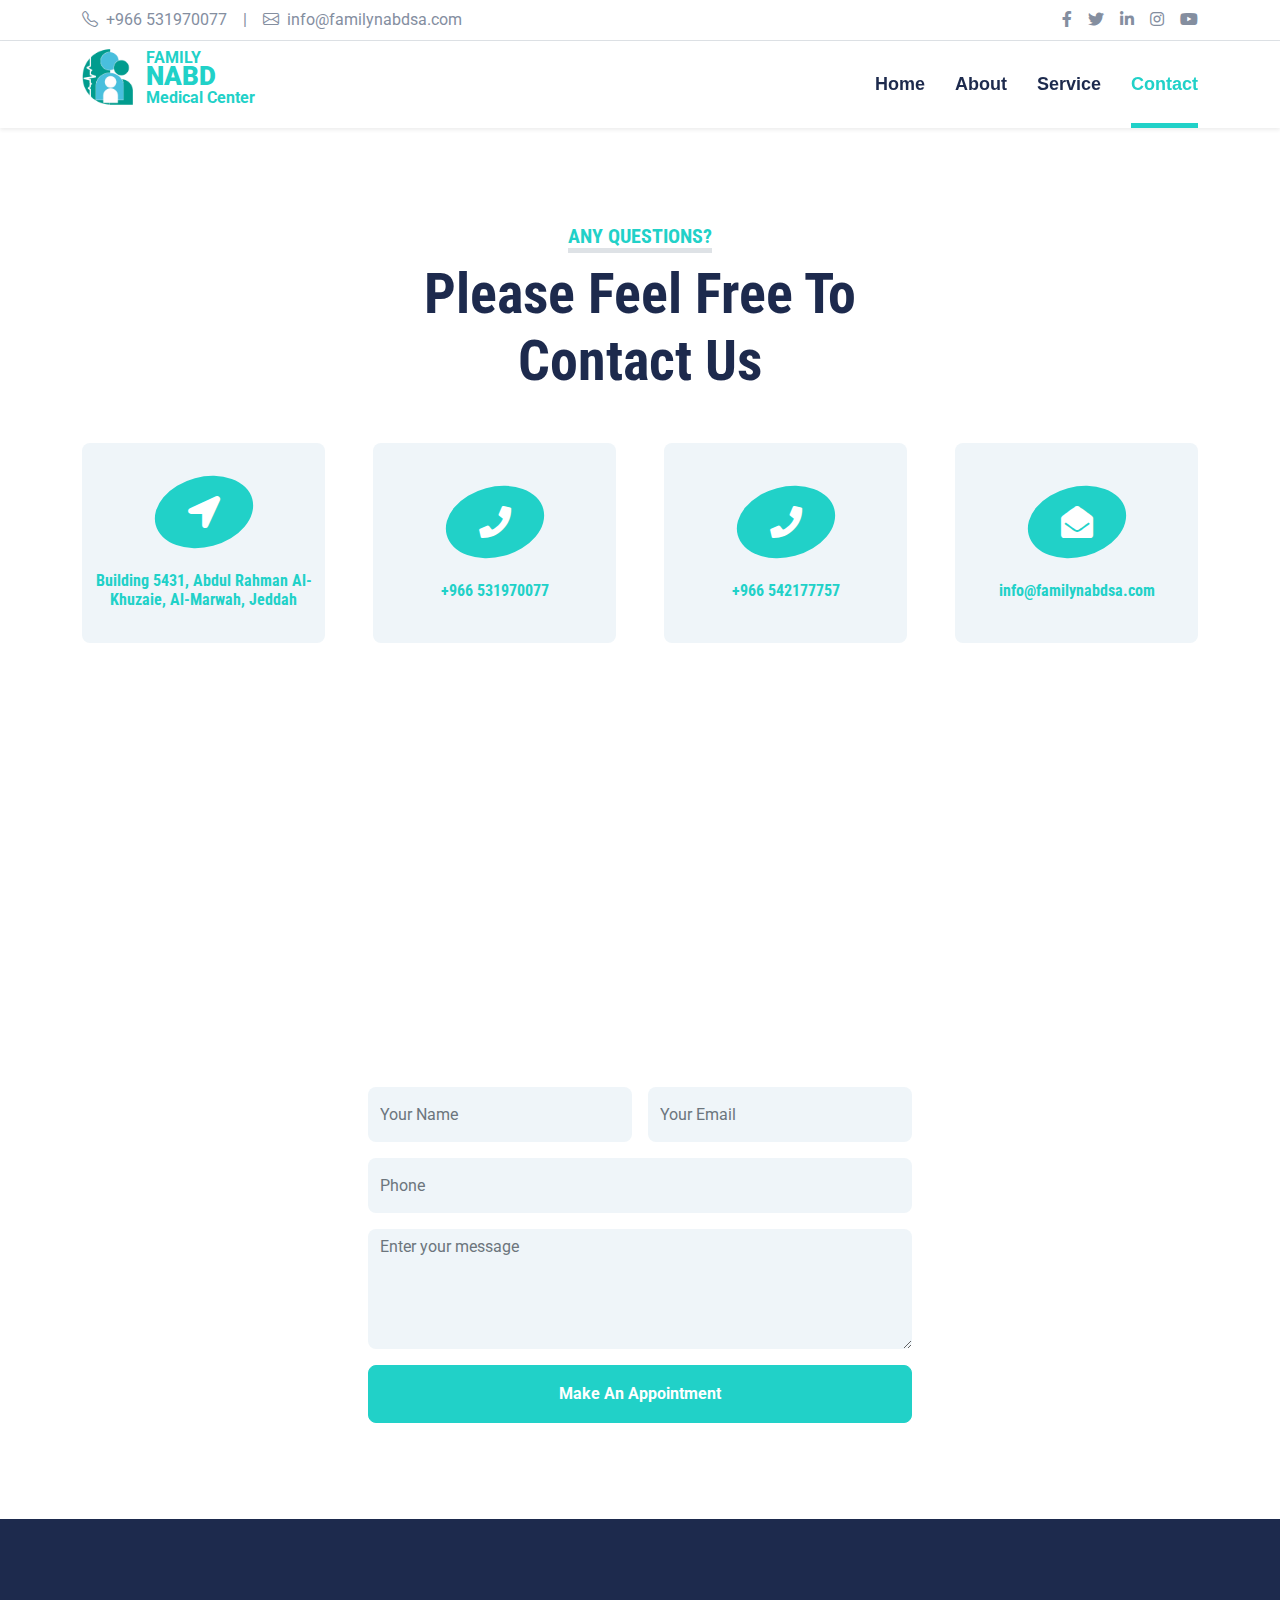
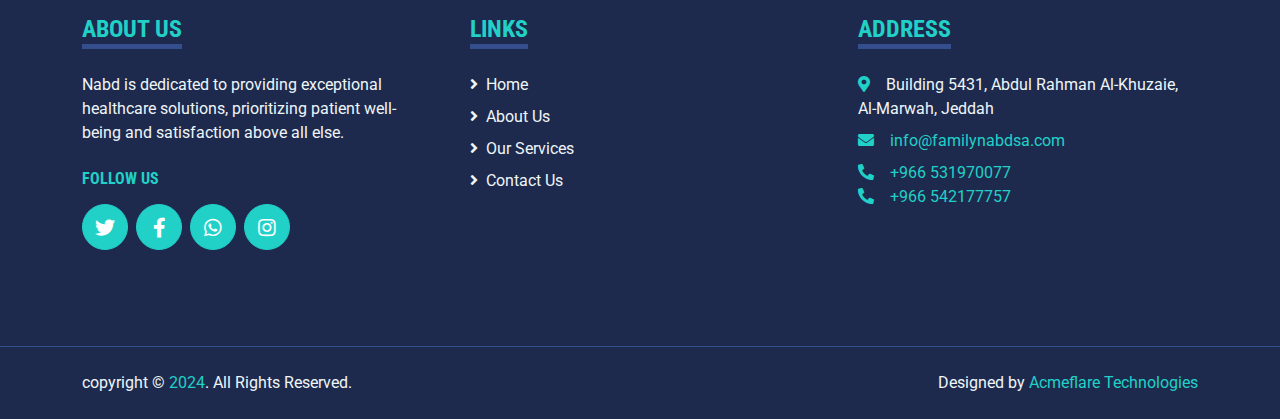
<file: contact.html>
<!DOCTYPE html>
<html lang="en">

<head>
  <meta charset="utf-8" />
    <meta content="width=device-width, initial-scale=1.0" name="viewport" />
    <meta name="description" content="Family Nabd Centre for Medical Service - Quality medical services with utmost care and diligence. Contact: +966 531970077,Acmeflare Technologies Pvt">
    <meta name="keywords" content="medical service, healthcare, family nabd, Jeddah, Saudi Arabia,Acmeflare Technologies Pvt">
    <meta name="author" content="Acmeflare Technologies Pvt">
    <title>Family NABD Medical Center</title>
    <link rel="shortcut icon" type="image/x-icon" href="/img/logo/nabdnewlogo.png">
    <link rel="icon" href="/img/logo/nabdnewlogo.png" type="image/x-icon">


    <!-- Google Web Fonts -->
    <link rel="preconnect" href="https://fonts.gstatic.com">
    <link href="https://fonts.googleapis.com/css2?family=Roboto+Condensed:wght@400;700&family=Roboto:wght@400;700&display=swap" rel="stylesheet">  

    <!-- Icon Font Stylesheet -->
    <link href="https://cdnjs.cloudflare.com/ajax/libs/font-awesome/5.15.0/css/all.min.css" rel="stylesheet">
    <link href="https://cdn.jsdelivr.net/npm/bootstrap-icons@1.4.1/font/bootstrap-icons.css" rel="stylesheet">

    <!-- Libraries Stylesheet -->
    <link href="lib/owlcarousel/assets/owl.carousel.min.css" rel="stylesheet">
    <link href="lib/tempusdominus/css/tempusdominus-bootstrap-4.min.css" rel="stylesheet" />

    <!-- Customized Bootstrap Stylesheet -->
    <link href="css/bootstrap.min.css" rel="stylesheet">

    <!-- Template Stylesheet -->
    <link href="css/style.css" rel="stylesheet">
</head>

<body>
    <!-- Topbar Start -->
    <div class="container-fluid py-2 border-bottom d-none d-lg-block">
        <div class="container">
          <div class="row">
            <div class="col-md-6 text-center text-lg-start mb-2 mb-lg-0">
              <div class="d-inline-flex align-items-center">
                <a class="text-decoration-none text-body pe-3" href="tel:+966 531970077"
                ><i class="bi bi-telephone me-2"></i>+966 531970077</a
              >
              
                <span class="text-body">|</span>
                <a class="text-decoration-none text-body px-3" href="mailto:info@familynabdsa.com"
                  ><i class="bi bi-envelope me-2"></i>info@familynabdsa.com</a
                >
              </div>
            </div>
            <div class="col-md-6 text-center text-lg-end">
              <div class="d-inline-flex align-items-center">
                <a class="text-body px-2" href="">
                  <i class="fab fa-facebook-f"></i>
                </a>
                <a class="text-body px-2" href="">
                  <i class="fab fa-twitter"></i>
                </a>
                <a class="text-body px-2" href="">
                  <i class="fab fa-linkedin-in"></i>
                </a>
                <a class="text-body px-2" href="">
                  <i class="fab fa-instagram"></i>
                </a>
                <a class="text-body ps-2" href="">
                  <i class="fab fa-youtube"></i>
                </a>
              </div>
            </div>
          </div>
        </div>
      </div>
    <!-- Topbar End -->


    <!-- Navbar Start -->
    <div class="container-fluid sticky-top bg-white shadow-sm mb-5">
        <div class="container">
            <nav class="navbar navbar-expand-lg bg-white navbar-light py-3 py-lg-0">
              <a href="index.html" class="navbar-brand" style="display: flex; gap: 10px;">
                <img class="logoimg" src="/img/logo/nabdnewlogo.png" alt="">
                <div style="display: flex; flex-direction: column;" >
              <p style="line-height: 18px; color: #21d1c8;">
                <span style="font-size: 16px; font-weight: 700;">FAMILY</span><br>
                <span style="font-size: 26px;font-weight: 1000;">NABD</span><br>
                <span style="font-size: 16px;font-weight: 700;">Medical Center</span>
              </p>
    
                </div>
              
              </a>
                <button class="navbar-toggler" type="button" data-bs-toggle="collapse" data-bs-target="#navbarCollapse">
                    <span class="navbar-toggler-icon"></span>
                </button>
                <div class="collapse navbar-collapse" id="navbarCollapse">
                    <div class="navbar-nav ms-auto py-0">
                        <a href="index.html" class="nav-item nav-link">Home</a>
                        <a href="about.html" class="nav-item nav-link">About</a>
                        <a href="service.html" class="nav-item nav-link">Service</a>
                      
                        <a href="contact.html" class="nav-item nav-link active">Contact</a>
                    </div>
                </div>
            </nav>
        </div>
    </div>
    <!-- Navbar End -->


    <!-- Contact Start -->
    <div class="container-fluid pt-5">
        <div class="container">
            <div class="text-center mx-auto mb-5" style="max-width: 500px;">
                <h5 class="d-inline-block text-primary text-uppercase border-bottom border-5">Any Questions?</h5>
                <h1 class="display-4">Please Feel Free To Contact Us</h1>
            </div>
            <div class="row g-5 mb-5">
                <div class="col-lg-3">
                    <div class="bg-light rounded d-flex flex-column align-items-center justify-content-center text-center" style="height: 200px;">
                        <div class="d-flex align-items-center justify-content-center bg-primary rounded-circle mb-4" style="width: 100px; height: 70px; transform: rotate(-15deg);">
                            <i class="fa fa-2x fa-location-arrow text-white" style="transform: rotate(15deg);"></i>
                        </div>
                        <h6 class="mb-0" style="color: #21d1c8;">Building 5431, Abdul Rahman Al-Khuzaie,
                            Al-Marwah, Jeddah</h6>
                    </div>
                </div>
                <div class="col-lg-3">
                    <div class="bg-light rounded d-flex flex-column align-items-center justify-content-center text-center" style="height: 200px;">
                        <div class="d-flex align-items-center justify-content-center bg-primary rounded-circle mb-4" style="width: 100px; height: 70px; transform: rotate(-15deg);">
                            <i class="fa fa-2x fa-phone text-white" style="transform: rotate(15deg);"></i>
                        </div>
                        <h6 class="mb-0"><a href="tel:+966 531970077">+966 531970077</a></h6>
                    </div>
                </div>
                <div class="col-lg-3">
                    <div class="bg-light rounded d-flex flex-column align-items-center justify-content-center text-center" style="height: 200px;">
                        <div class="d-flex align-items-center justify-content-center bg-primary rounded-circle mb-4" style="width: 100px; height: 70px; transform: rotate(-15deg);">
                            <i class="fa fa-2x fa-phone text-white" style="transform: rotate(15deg);"></i>
                        </div>
                        <h6 class="mb-0"><a href="tel:+966 542177757">+966 542177757</a></h6>
                    </div>
                </div>
                <div class="col-lg-3">
                    <div class="bg-light rounded d-flex flex-column align-items-center justify-content-center text-center" style="height: 200px;">
                        <div class="d-flex align-items-center justify-content-center bg-primary rounded-circle mb-4" style="width: 100px; height: 70px; transform: rotate(-15deg);">
                            <i class="fa fa-2x fa-envelope-open text-white" style="transform: rotate(15deg);"></i>
                        </div>
                        <h6 class="mb-0"><a href="mailto:info@familynabdsa.com">info@familynabdsa.com</a></h6>
                    </div>
                </div>
            </div>
            <div class="row">
                <div class="col-12" style="height: 500px;">
                    <div class="position-relative h-100">
                        <iframe class="position-relative w-100 h-100"
                            src="https://www.google.com/maps/embed?pb=!1m18!1m12!1m3!1d3001156.4288297426!2d-78.01371936852176!3d42.72876761954724!2m3!1f0!2f0!3f0!3m2!1i1024!2i768!4f13.1!3m3!1m2!1s0x4ccc4bf0f123a5a9%3A0xddcfc6c1de189567!2sNew%20York%2C%20USA!5e0!3m2!1sen!2sbd!4v1603794290143!5m2!1sen!2sbd"
                            frameborder="0" style="border:0;" allowfullscreen="" aria-hidden="false"
                            tabindex="0"></iframe>
                    </div>
                </div>
            </div>
            <div class="row justify-content-center position-relative" style="margin-top: -200px; z-index: 1;">
                <div class="col-lg-8">
                    <div class="bg-white rounded p-5 m-5 mb-0">
                      <form name="registrationForm2">
                        <div class="row g-3">
                          <div class="col-12 col-sm-6">
                            <input type="text" class="form-control bg-light border-0" placeholder="Your Name" id="name" name="name" style="height: 55px" required />
                          </div>
                          <div class="col-12 col-sm-6">
                            <input type="email" class="form-control bg-light border-0" placeholder="Your Email" id="email" name="email" style="height: 55px" required />
                          </div>
                          <div class="col-12 col-sm-12">
                            <div class="date" id="date" data-target-input="nearest">
                              <input type="text" class="form-control bg-light border-0 datetimepicker-input" placeholder="Phone" id="phone" name="phone" style="height: 55px" required />
                            </div>
                          </div>
                          <div class="col-12 col-sm-12">
                            <textarea class="form-control bg-light border-0" placeholder="Enter your message" id="message" name="message" style="height: 120px" required></textarea>
                          </div>
                          <div class="col-12">
                            <button class="btn btn-primary w-100 py-3" type="submit" id="registerButton">Make An Appointment</button>
                            <div id="loader" class="loader" style="display: none"></div>
                          </div>
                        </div>
                      </form>
                    </div>
                </div>
            </div>
        </div>
    </div>
    <!-- Contact End -->


    <!-- Footer Start -->
    <div class="container-fluid bg-dark text-light mt-5 py-5">
        <div class="container py-5">
          <div class="row g-5">
            <div class="col-lg-4 col-md-6">
              <h4
                class="d-inline-block text-primary text-uppercase border-bottom border-5 border-secondary mb-4"
              >
                About Us
              </h4>
              <p class="mb-4">
                Nabd is dedicated to providing exceptional healthcare solutions, prioritizing patient well-being and satisfaction above all else.
              </p>
              <h6 class="text-primary text-uppercase mt-4 mb-3">Follow Us</h6>
              <div class="d-flex">
                <a
                  class="btn btn-lg btn-primary btn-lg-square rounded-circle me-2"
                  href="#"
                  ><i class="fab fa-twitter"></i
                ></a>
                <a
                  class="btn btn-lg btn-primary btn-lg-square rounded-circle me-2"
                  href="#"
                  ><i class="fab fa-facebook-f"></i
                ></a>
                <a
                  class="btn btn-lg btn-primary btn-lg-square rounded-circle me-2"
                  href="#"
                  ><i class="fab fa-whatsapp"></i
                ></a>
                <a
                  class="btn btn-lg btn-primary btn-lg-square rounded-circle"
                  href="#"
                  ><i class="fab fa-instagram"></i
                ></a>
              </div>
            </div>
            <div class="col-lg-4 col-md-6">
              <h4
                class="d-inline-block text-primary text-uppercase border-bottom border-5 border-secondary mb-4"
              >
                Links
              </h4>
              <div class="d-flex flex-column justify-content-start">
                <a class="text-light mb-2" href="#"
                  ><i class="fa fa-angle-right me-2"></i>Home</a
                >
                <a class="text-light mb-2" href="#"
                  ><i class="fa fa-angle-right me-2"></i>About Us</a
                >
                <a class="text-light mb-2" href="#"
                  ><i class="fa fa-angle-right me-2"></i>Our Services</a
                >
               
                <a class="text-light" href="#"
                  ><i class="fa fa-angle-right me-2"></i>Contact Us</a
                >
              </div>
            </div>
           
            <div class="col-lg-4 col-md-6">
              <h4
                class="d-inline-block text-primary text-uppercase border-bottom border-5 border-secondary mb-4"
              >
                Address
              </h4>
              <p class="mb-2">
                <i class="fa fa-map-marker-alt text-primary me-3"></i>Building 5431, Abdul Rahman Al-Khuzaie,
                Al-Marwah, Jeddah
              </p>
              <a href="mailto:info@familynabdsa.com"> <p class="mb-2">
                <i class="fa fa-envelope text-primary me-3"></i>info@familynabdsa.com
              </p></a>
             
              <a href="tel:+966 531970077"> <p class="mb-0">
                <i class="fa fa-phone-alt text-primary me-3"></i>+966 531970077
              </p></a>
             
           <a href="tel:+966 542177757"> <p class="mb-0">
            <i class="fa fa-phone-alt text-primary me-3"></i>+966 542177757
          </p></a>  
            
            </div>
          </div>
        </div>
      </div>
      <div
        class="container-fluid bg-dark text-light border-top border-secondary py-4"
      >
        <div class="container">
          <div class="row g-5">
            <div class="col-md-6 text-center text-md-start">
              <p class="mb-md-0">
               copyright &copy; <a class="text-primary" href="#">2024</a>. All
                Rights Reserved.
              </p>
            </div>
            <div class="col-md-6 text-center text-md-end">
              <p class="mb-0">
                Designed by
                <a class="text-primary" href="https://www.acmeflare.in/"
                  >Acmeflare Technologies</a
                >
              </p>
            </div>
          </div>
        </div>
      </div>
    <!-- Footer End -->


    <!-- Back to Top -->
    <a href="#" class="btn btn-lg btn-primary btn-lg-square back-to-top"><i class="bi bi-arrow-up"></i></a>


    <!-- JavaScript Libraries -->
    <script src="https://code.jquery.com/jquery-3.4.1.min.js"></script>
    <script src="https://cdn.jsdelivr.net/npm/bootstrap@5.0.0/dist/js/bootstrap.bundle.min.js"></script>
    <script src="lib/easing/easing.min.js"></script>
    <script src="lib/waypoints/waypoints.min.js"></script>
    <script src="lib/owlcarousel/owl.carousel.min.js"></script>
    <script src="lib/tempusdominus/js/moment.min.js"></script>
    <script src="lib/tempusdominus/js/moment-timezone.min.js"></script>
    <script src="lib/tempusdominus/js/tempusdominus-bootstrap-4.min.js"></script>
<script src="/js/contactusform.js"></script>
    <!-- Template Javascript -->
    <script src="js/main.js"></script>
</body>

</html>
</file>
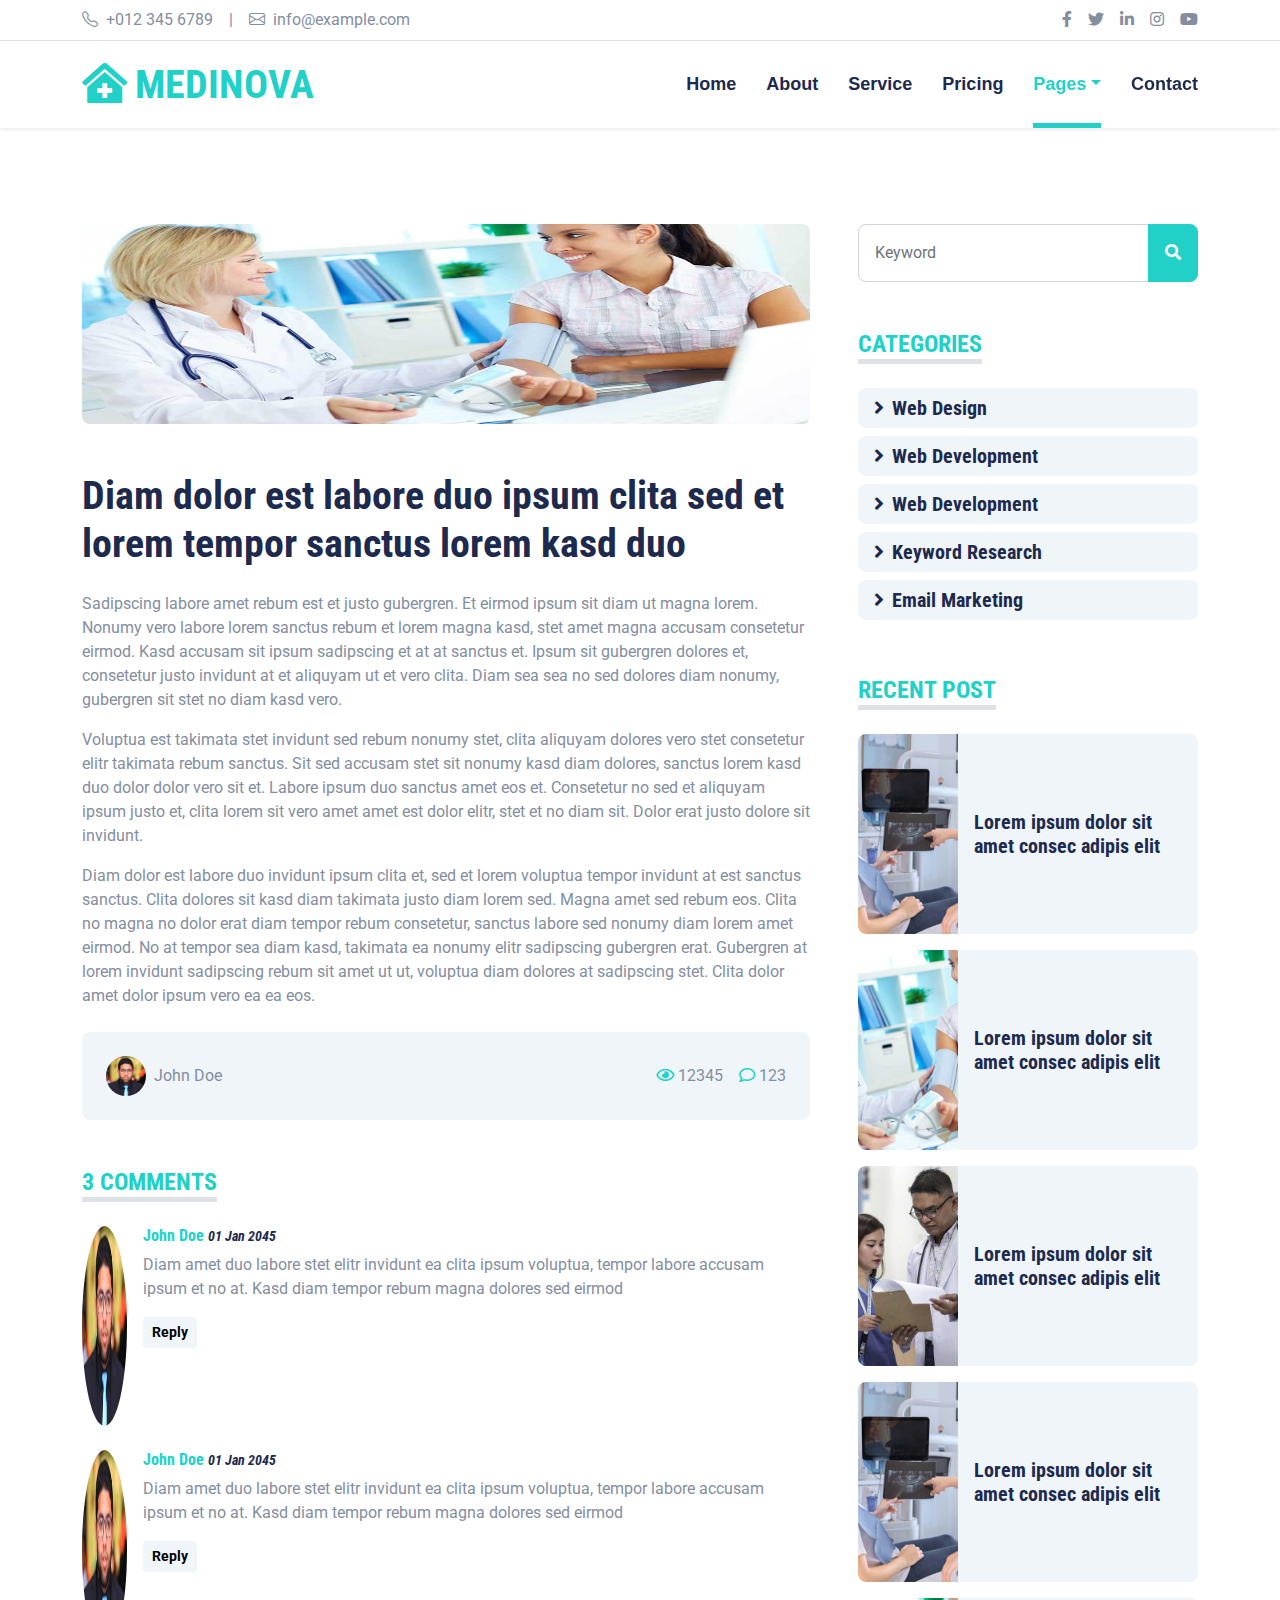
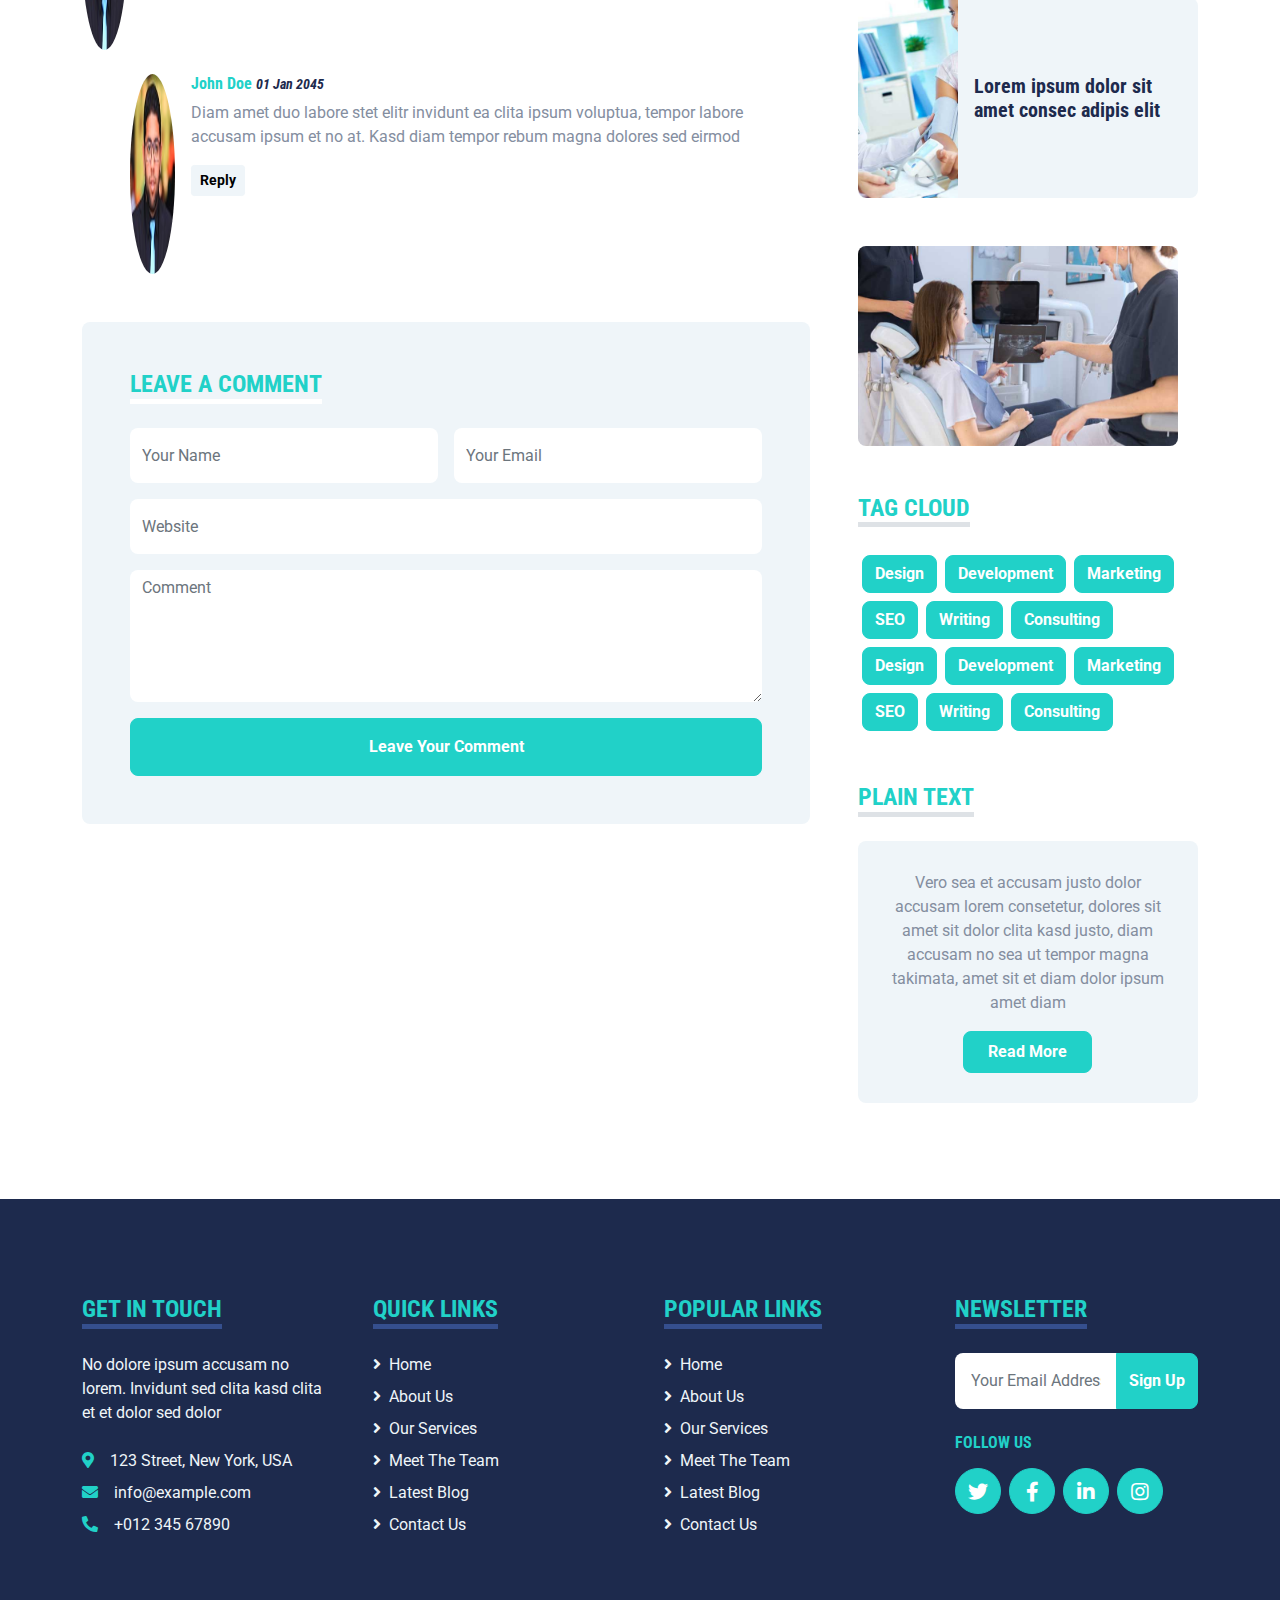
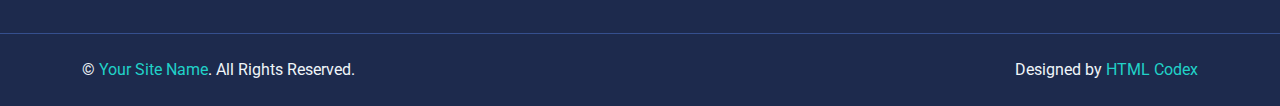
<file: detail.html>
<!DOCTYPE html>
<html lang="en">

<head>
    <meta charset="utf-8">
    <title>MEDINOVA - Hospital Website Template</title>
    <meta content="width=device-width, initial-scale=1.0" name="viewport">
    <meta content="Free HTML Templates" name="keywords">
    <meta content="Free HTML Templates" name="description">

    <!-- Favicon -->
    <link href="img/favicon.ico" rel="icon">

    <!-- Google Web Fonts -->
    <link rel="preconnect" href="https://fonts.gstatic.com">
    <link href="https://fonts.googleapis.com/css2?family=Roboto+Condensed:wght@400;700&family=Roboto:wght@400;700&display=swap" rel="stylesheet">  

    <!-- Icon Font Stylesheet -->
    <link href="https://cdnjs.cloudflare.com/ajax/libs/font-awesome/5.15.0/css/all.min.css" rel="stylesheet">
    <link href="https://cdn.jsdelivr.net/npm/bootstrap-icons@1.4.1/font/bootstrap-icons.css" rel="stylesheet">

    <!-- Libraries Stylesheet -->
    <link href="lib/owlcarousel/assets/owl.carousel.min.css" rel="stylesheet">
    <link href="lib/tempusdominus/css/tempusdominus-bootstrap-4.min.css" rel="stylesheet" />

    <!-- Customized Bootstrap Stylesheet -->
    <link href="css/bootstrap.min.css" rel="stylesheet">

    <!-- Template Stylesheet -->
    <link href="css/style.css" rel="stylesheet">
</head>

<body>
    <!-- Topbar Start -->
    <div class="container-fluid py-2 border-bottom d-none d-lg-block">
        <div class="container">
            <div class="row">
                <div class="col-md-6 text-center text-lg-start mb-2 mb-lg-0">
                    <div class="d-inline-flex align-items-center">
                        <a class="text-decoration-none text-body pe-3" href=""><i class="bi bi-telephone me-2"></i>+012 345 6789</a>
                        <span class="text-body">|</span>
                        <a class="text-decoration-none text-body px-3" href=""><i class="bi bi-envelope me-2"></i>info@example.com</a>
                    </div>
                </div>
                <div class="col-md-6 text-center text-lg-end">
                    <div class="d-inline-flex align-items-center">
                        <a class="text-body px-2" href="">
                            <i class="fab fa-facebook-f"></i>
                        </a>
                        <a class="text-body px-2" href="">
                            <i class="fab fa-twitter"></i>
                        </a>
                        <a class="text-body px-2" href="">
                            <i class="fab fa-linkedin-in"></i>
                        </a>
                        <a class="text-body px-2" href="">
                            <i class="fab fa-instagram"></i>
                        </a>
                        <a class="text-body ps-2" href="">
                            <i class="fab fa-youtube"></i>
                        </a>
                    </div>
                </div>
            </div>
        </div>
    </div>
    <!-- Topbar End -->


    <!-- Navbar Start -->
    <div class="container-fluid sticky-top bg-white shadow-sm mb-5">
        <div class="container">
            <nav class="navbar navbar-expand-lg bg-white navbar-light py-3 py-lg-0">
                <a href="index.html" class="navbar-brand">
                    <h1 class="m-0 text-uppercase text-primary"><i class="fa fa-clinic-medical me-2"></i>Medinova</h1>
                </a>
                <button class="navbar-toggler" type="button" data-bs-toggle="collapse" data-bs-target="#navbarCollapse">
                    <span class="navbar-toggler-icon"></span>
                </button>
                <div class="collapse navbar-collapse" id="navbarCollapse">
                    <div class="navbar-nav ms-auto py-0">
                        <a href="index.html" class="nav-item nav-link">Home</a>
                        <a href="about.html" class="nav-item nav-link">About</a>
                        <a href="service.html" class="nav-item nav-link">Service</a>
                        <a href="price.html" class="nav-item nav-link">Pricing</a>
                        <div class="nav-item dropdown">
                            <a href="#" class="nav-link dropdown-toggle active" data-bs-toggle="dropdown">Pages</a>
                            <div class="dropdown-menu m-0">
                                <a href="blog.html" class="dropdown-item">Blog Grid</a>
                                <a href="detail.html" class="dropdown-item active">Blog Detail</a>
                                <a href="team.html" class="dropdown-item">The Team</a>
                                <a href="testimonial.html" class="dropdown-item">Testimonial</a>
                                <a href="appointment.html" class="dropdown-item">Appointment</a>
                                <a href="search.html" class="dropdown-item">Search</a>
                            </div>
                        </div>
                        <a href="contact.html" class="nav-item nav-link">Contact</a>
                    </div>
                </div>
            </nav>
        </div>
    </div>
    <!-- Navbar End -->


    <!-- Blog Start -->
    <div class="container py-5">
        <div class="row g-5">
            <div class="col-lg-8">
                <!-- Blog Detail Start -->
                <div class="mb-5">
                    <img class="img-fluid w-100 rounded mb-5" src="img/blog-2.jpg" alt="">
                    <h1 class="mb-4">Diam dolor est labore duo ipsum clita sed et lorem tempor sanctus lorem kasd duo</h1>
                    <p>Sadipscing labore amet rebum est et justo gubergren. Et eirmod ipsum sit diam ut
                        magna lorem. Nonumy vero labore lorem sanctus rebum et lorem magna kasd, stet
                        amet magna accusam consetetur eirmod. Kasd accusam sit ipsum sadipscing et at at
                        sanctus et. Ipsum sit gubergren dolores et, consetetur justo invidunt at et
                        aliquyam ut et vero clita. Diam sea sea no sed dolores diam nonumy, gubergren
                        sit stet no diam kasd vero.</p>
                    <p>Voluptua est takimata stet invidunt sed rebum nonumy stet, clita aliquyam dolores
                        vero stet consetetur elitr takimata rebum sanctus. Sit sed accusam stet sit
                        nonumy kasd diam dolores, sanctus lorem kasd duo dolor dolor vero sit et. Labore
                        ipsum duo sanctus amet eos et. Consetetur no sed et aliquyam ipsum justo et,
                        clita lorem sit vero amet amet est dolor elitr, stet et no diam sit. Dolor erat
                        justo dolore sit invidunt.</p>
                    <p>Diam dolor est labore duo invidunt ipsum clita et, sed et lorem voluptua tempor
                        invidunt at est sanctus sanctus. Clita dolores sit kasd diam takimata justo diam
                        lorem sed. Magna amet sed rebum eos. Clita no magna no dolor erat diam tempor
                        rebum consetetur, sanctus labore sed nonumy diam lorem amet eirmod. No at tempor
                        sea diam kasd, takimata ea nonumy elitr sadipscing gubergren erat. Gubergren at
                        lorem invidunt sadipscing rebum sit amet ut ut, voluptua diam dolores at
                        sadipscing stet. Clita dolor amet dolor ipsum vero ea ea eos.</p>
                    <div class="d-flex justify-content-between bg-light rounded p-4 mt-4 mb-4">
                        <div class="d-flex align-items-center">
                            <img class="rounded-circle me-2" src="img/user.jpg" width="40" height="40" alt="">
                            <span>John Doe</span>
                        </div>
                        <div class="d-flex align-items-center">
                            <span class="ms-3"><i class="far fa-eye text-primary me-1"></i>12345</span>
                            <span class="ms-3"><i class="far fa-comment text-primary me-1"></i>123</span>
                        </div>
                    </div>
                </div>
                <!-- Blog Detail End -->

                <!-- Comment List Start -->
                <div class="mb-5">
                    <h4 class="d-inline-block text-primary text-uppercase border-bottom border-5 mb-4">3 Comments</h4>
                    <div class="d-flex mb-4">
                        <img src="img/user.jpg" class="img-fluid rounded-circle" style="width: 45px; height: 45px;">
                        <div class="ps-3">
                            <h6><a href="">John Doe</a> <small><i>01 Jan 2045</i></small></h6>
                            <p>Diam amet duo labore stet elitr invidunt ea clita ipsum voluptua, tempor labore
                                accusam ipsum et no at. Kasd diam tempor rebum magna dolores sed eirmod</p>
                            <button class="btn btn-sm btn-light">Reply</button>
                        </div>
                    </div>
                    <div class="d-flex mb-4">
                        <img src="img/user.jpg" class="img-fluid rounded-circle" style="width: 45px; height: 45px;">
                        <div class="ps-3">
                            <h6><a href="">John Doe</a> <small><i>01 Jan 2045</i></small></h6>
                            <p>Diam amet duo labore stet elitr invidunt ea clita ipsum voluptua, tempor labore
                                accusam ipsum et no at. Kasd diam tempor rebum magna dolores sed eirmod</p>
                            <button class="btn btn-sm btn-light">Reply</button>
                        </div>
                    </div>
                    <div class="d-flex ms-5 mb-4">
                        <img src="img/user.jpg" class="img-fluid rounded-circle" style="width: 45px; height: 45px;">
                        <div class="ps-3">
                            <h6><a href="">John Doe</a> <small><i>01 Jan 2045</i></small></h6>
                            <p>Diam amet duo labore stet elitr invidunt ea clita ipsum voluptua, tempor labore
                                accusam ipsum et no at. Kasd diam tempor rebum magna dolores sed eirmod</p>
                            <button class="btn btn-sm btn-light">Reply</button>
                        </div>
                    </div>
                </div>
                <!-- Comment List End -->

                <!-- Comment Form Start -->
                <div class="bg-light rounded p-5">
                    <h4 class="d-inline-block text-primary text-uppercase border-bottom border-5 border-white mb-4">Leave a comment</h4>
                    <form>
                        <div class="row g-3">
                            <div class="col-12 col-sm-6">
                                <input type="text" class="form-control bg-white border-0" placeholder="Your Name" style="height: 55px;">
                            </div>
                            <div class="col-12 col-sm-6">
                                <input type="email" class="form-control bg-white border-0" placeholder="Your Email" style="height: 55px;">
                            </div>
                            <div class="col-12">
                                <input type="text" class="form-control bg-white border-0" placeholder="Website" style="height: 55px;">
                            </div>
                            <div class="col-12">
                                <textarea class="form-control bg-white border-0" rows="5" placeholder="Comment"></textarea>
                            </div>
                            <div class="col-12">
                                <button class="btn btn-primary w-100 py-3" type="submit">Leave Your Comment</button>
                            </div>
                        </div>
                    </form>
                </div>
                <!-- Comment Form End -->
            </div>

            <!-- Sidebar Start -->
            <div class="col-lg-4">
                <!-- Search Form Start -->
                <div class="mb-5">
                    <div class="input-group">
                        <input type="text" class="form-control p-3" placeholder="Keyword">
                        <button class="btn btn-primary px-3"><i class="fa fa-search"></i></button>
                    </div>
                </div>
                <!-- Search Form End -->

                <!-- Category Start -->
                <div class="mb-5">
                    <h4 class="d-inline-block text-primary text-uppercase border-bottom border-5 mb-4">Categories</h4>
                    <div class="d-flex flex-column justify-content-start">
                        <a class="h5 bg-light rounded py-2 px-3 mb-2" href="#"><i class="fa fa-angle-right me-2"></i>Web Design</a>
                        <a class="h5 bg-light rounded py-2 px-3 mb-2" href="#"><i class="fa fa-angle-right me-2"></i>Web Development</a>
                        <a class="h5 bg-light rounded py-2 px-3 mb-2" href="#"><i class="fa fa-angle-right me-2"></i>Web Development</a>
                        <a class="h5 bg-light rounded py-2 px-3 mb-2" href="#"><i class="fa fa-angle-right me-2"></i>Keyword Research</a>
                        <a class="h5 bg-light rounded py-2 px-3 mb-2" href="#"><i class="fa fa-angle-right me-2"></i>Email Marketing</a>
                    </div>
                </div>
                <!-- Category End -->

                <!-- Recent Post Start -->
                <div class="mb-5">
                    <h4 class="d-inline-block text-primary text-uppercase border-bottom border-5 mb-4">Recent Post</h4>
                    <div class="d-flex rounded overflow-hidden mb-3">
                        <img class="img-fluid" src="img/blog-1.jpg" style="width: 100px; height: 100px; object-fit: cover;" alt="">
                        <a href="" class="h5 d-flex align-items-center bg-light px-3 mb-0">Lorem ipsum dolor sit amet consec adipis elit
                        </a>
                    </div>
                    <div class="d-flex rounded overflow-hidden mb-3">
                        <img class="img-fluid" src="img/blog-2.jpg" style="width: 100px; height: 100px; object-fit: cover;" alt="">
                        <a href="" class="h5 d-flex align-items-center bg-light px-3 mb-0">Lorem ipsum dolor sit amet consec adipis elit
                        </a>
                    </div>
                    <div class="d-flex rounded overflow-hidden mb-3">
                        <img class="img-fluid" src="img/blog-3.jpg" style="width: 100px; height: 100px; object-fit: cover;" alt="">
                        <a href="" class="h5 d-flex align-items-center bg-light px-3 mb-0">Lorem ipsum dolor sit amet consec adipis elit
                        </a>
                    </div>
                    <div class="d-flex rounded overflow-hidden mb-3">
                        <img class="img-fluid" src="img/blog-1.jpg" style="width: 100px; height: 100px; object-fit: cover;" alt="">
                        <a href="" class="h5 d-flex align-items-center bg-light px-3 mb-0">Lorem ipsum dolor sit amet consec adipis elit
                        </a>
                    </div>
                    <div class="d-flex rounded overflow-hidden mb-3">
                        <img class="img-fluid" src="img/blog-2.jpg" style="width: 100px; height: 100px; object-fit: cover;" alt="">
                        <a href="" class="h5 d-flex align-items-center bg-light px-3 mb-0">Lorem ipsum dolor sit amet consec adipis elit
                        </a>
                    </div>
                </div>
                <!-- Recent Post End -->

                <!-- Image Start -->
                <div class="mb-5">
                    <img src="img/blog-1.jpg" alt="" class="img-fluid rounded">
                </div>
                <!-- Image End -->

                <!-- Tags Start -->
                <div class="mb-5">
                    <h4 class="d-inline-block text-primary text-uppercase border-bottom border-5 mb-4">Tag Cloud</h4>
                    <div class="d-flex flex-wrap m-n1">
                        <a href="" class="btn btn-primary m-1">Design</a>
                        <a href="" class="btn btn-primary m-1">Development</a>
                        <a href="" class="btn btn-primary m-1">Marketing</a>
                        <a href="" class="btn btn-primary m-1">SEO</a>
                        <a href="" class="btn btn-primary m-1">Writing</a>
                        <a href="" class="btn btn-primary m-1">Consulting</a>
                        <a href="" class="btn btn-primary m-1">Design</a>
                        <a href="" class="btn btn-primary m-1">Development</a>
                        <a href="" class="btn btn-primary m-1">Marketing</a>
                        <a href="" class="btn btn-primary m-1">SEO</a>
                        <a href="" class="btn btn-primary m-1">Writing</a>
                        <a href="" class="btn btn-primary m-1">Consulting</a>
                    </div>
                </div>
                <!-- Tags End -->

                <!-- Plain Text Start -->
                <div>
                    <h4 class="d-inline-block text-primary text-uppercase border-bottom border-5 mb-4">Plain Text</h4>
                    <div class="bg-light rounded text-center" style="padding: 30px;">
                        <p>Vero sea et accusam justo dolor accusam lorem consetetur, dolores sit amet sit dolor clita kasd justo, diam accusam no sea ut tempor magna takimata, amet sit et diam dolor ipsum amet diam</p>
                        <a href="" class="btn btn-primary py-2 px-4">Read More</a>
                    </div>
                </div>
                <!-- Plain Text End -->
            </div>
            <!-- Sidebar End -->
        </div>
    </div>
    <!-- Blog End -->


    <!-- Footer Start -->
    <div class="container-fluid bg-dark text-light mt-5 py-5">
        <div class="container py-5">
            <div class="row g-5">
                <div class="col-lg-3 col-md-6">
                    <h4 class="d-inline-block text-primary text-uppercase border-bottom border-5 border-secondary mb-4">Get In Touch</h4>
                    <p class="mb-4">No dolore ipsum accusam no lorem. Invidunt sed clita kasd clita et et dolor sed dolor</p>
                    <p class="mb-2"><i class="fa fa-map-marker-alt text-primary me-3"></i>123 Street, New York, USA</p>
                    <p class="mb-2"><i class="fa fa-envelope text-primary me-3"></i>info@example.com</p>
                    <p class="mb-0"><i class="fa fa-phone-alt text-primary me-3"></i>+012 345 67890</p>
                </div>
                <div class="col-lg-3 col-md-6">
                    <h4 class="d-inline-block text-primary text-uppercase border-bottom border-5 border-secondary mb-4">Quick Links</h4>
                    <div class="d-flex flex-column justify-content-start">
                        <a class="text-light mb-2" href="#"><i class="fa fa-angle-right me-2"></i>Home</a>
                        <a class="text-light mb-2" href="#"><i class="fa fa-angle-right me-2"></i>About Us</a>
                        <a class="text-light mb-2" href="#"><i class="fa fa-angle-right me-2"></i>Our Services</a>
                        <a class="text-light mb-2" href="#"><i class="fa fa-angle-right me-2"></i>Meet The Team</a>
                        <a class="text-light mb-2" href="#"><i class="fa fa-angle-right me-2"></i>Latest Blog</a>
                        <a class="text-light" href="#"><i class="fa fa-angle-right me-2"></i>Contact Us</a>
                    </div>
                </div>
                <div class="col-lg-3 col-md-6">
                    <h4 class="d-inline-block text-primary text-uppercase border-bottom border-5 border-secondary mb-4">Popular Links</h4>
                    <div class="d-flex flex-column justify-content-start">
                        <a class="text-light mb-2" href="#"><i class="fa fa-angle-right me-2"></i>Home</a>
                        <a class="text-light mb-2" href="#"><i class="fa fa-angle-right me-2"></i>About Us</a>
                        <a class="text-light mb-2" href="#"><i class="fa fa-angle-right me-2"></i>Our Services</a>
                        <a class="text-light mb-2" href="#"><i class="fa fa-angle-right me-2"></i>Meet The Team</a>
                        <a class="text-light mb-2" href="#"><i class="fa fa-angle-right me-2"></i>Latest Blog</a>
                        <a class="text-light" href="#"><i class="fa fa-angle-right me-2"></i>Contact Us</a>
                    </div>
                </div>
                <div class="col-lg-3 col-md-6">
                    <h4 class="d-inline-block text-primary text-uppercase border-bottom border-5 border-secondary mb-4">Newsletter</h4>
                    <form action="">
                        <div class="input-group">
                            <input type="text" class="form-control p-3 border-0" placeholder="Your Email Address">
                            <button class="btn btn-primary">Sign Up</button>
                        </div>
                    </form>
                    <h6 class="text-primary text-uppercase mt-4 mb-3">Follow Us</h6>
                    <div class="d-flex">
                        <a class="btn btn-lg btn-primary btn-lg-square rounded-circle me-2" href="#"><i class="fab fa-twitter"></i></a>
                        <a class="btn btn-lg btn-primary btn-lg-square rounded-circle me-2" href="#"><i class="fab fa-facebook-f"></i></a>
                        <a class="btn btn-lg btn-primary btn-lg-square rounded-circle me-2" href="#"><i class="fab fa-linkedin-in"></i></a>
                        <a class="btn btn-lg btn-primary btn-lg-square rounded-circle" href="#"><i class="fab fa-instagram"></i></a>
                    </div>
                </div>
            </div>
        </div>
    </div>
    <div class="container-fluid bg-dark text-light border-top border-secondary py-4">
        <div class="container">
            <div class="row g-5">
                <div class="col-md-6 text-center text-md-start">
                    <p class="mb-md-0">&copy; <a class="text-primary" href="#">Your Site Name</a>. All Rights Reserved.</p>
                </div>
                <div class="col-md-6 text-center text-md-end">
                    <p class="mb-0">Designed by <a class="text-primary" href="https://htmlcodex.com">HTML Codex</a></p>
                </div>
            </div>
        </div>
    </div>
    <!-- Footer End -->


    <!-- Back to Top -->
    <a href="#" class="btn btn-lg btn-primary btn-lg-square back-to-top"><i class="bi bi-arrow-up"></i></a>


    <!-- JavaScript Libraries -->
    <script src="https://code.jquery.com/jquery-3.4.1.min.js"></script>
    <script src="https://cdn.jsdelivr.net/npm/bootstrap@5.0.0/dist/js/bootstrap.bundle.min.js"></script>
    <script src="lib/easing/easing.min.js"></script>
    <script src="lib/waypoints/waypoints.min.js"></script>
    <script src="lib/owlcarousel/owl.carousel.min.js"></script>
    <script src="lib/tempusdominus/js/moment.min.js"></script>
    <script src="lib/tempusdominus/js/moment-timezone.min.js"></script>
    <script src="lib/tempusdominus/js/tempusdominus-bootstrap-4.min.js"></script>

    <!-- Template Javascript -->
    <script src="js/main.js"></script>
</body>

</html>
</file>
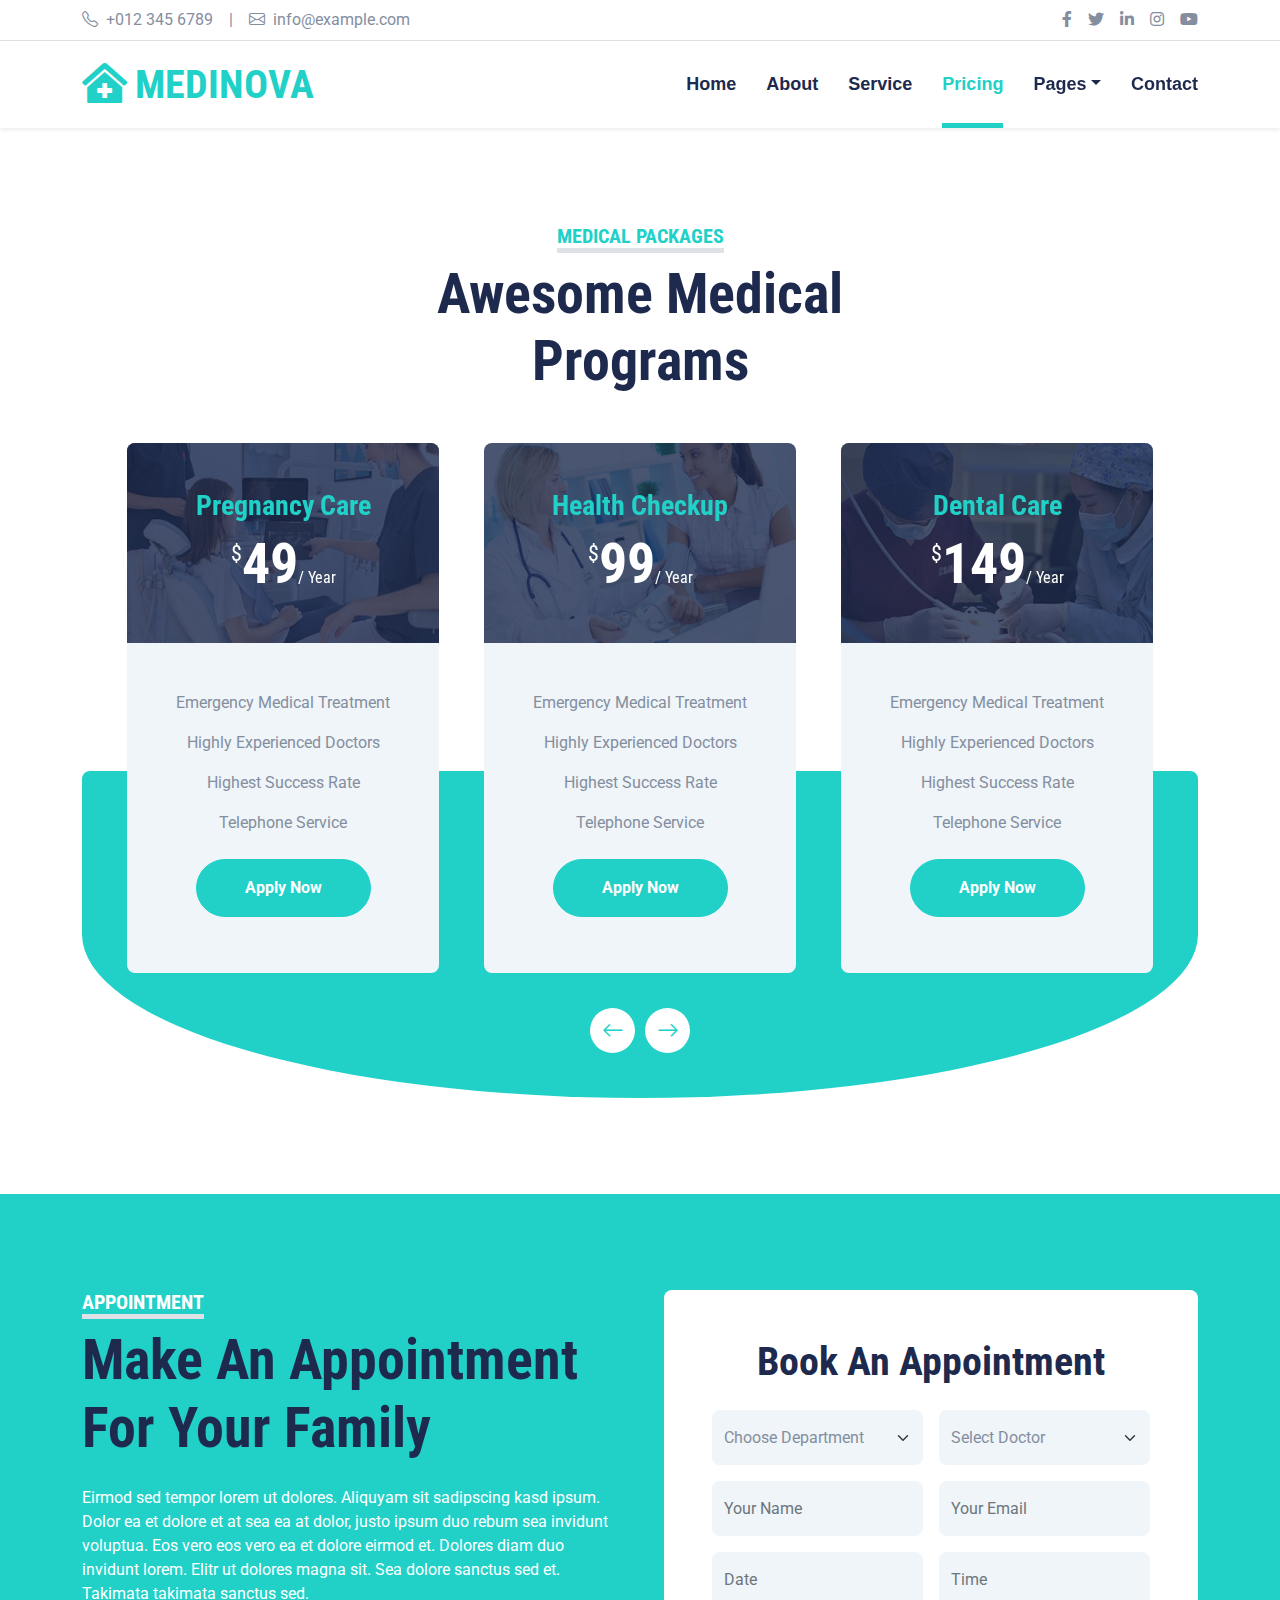
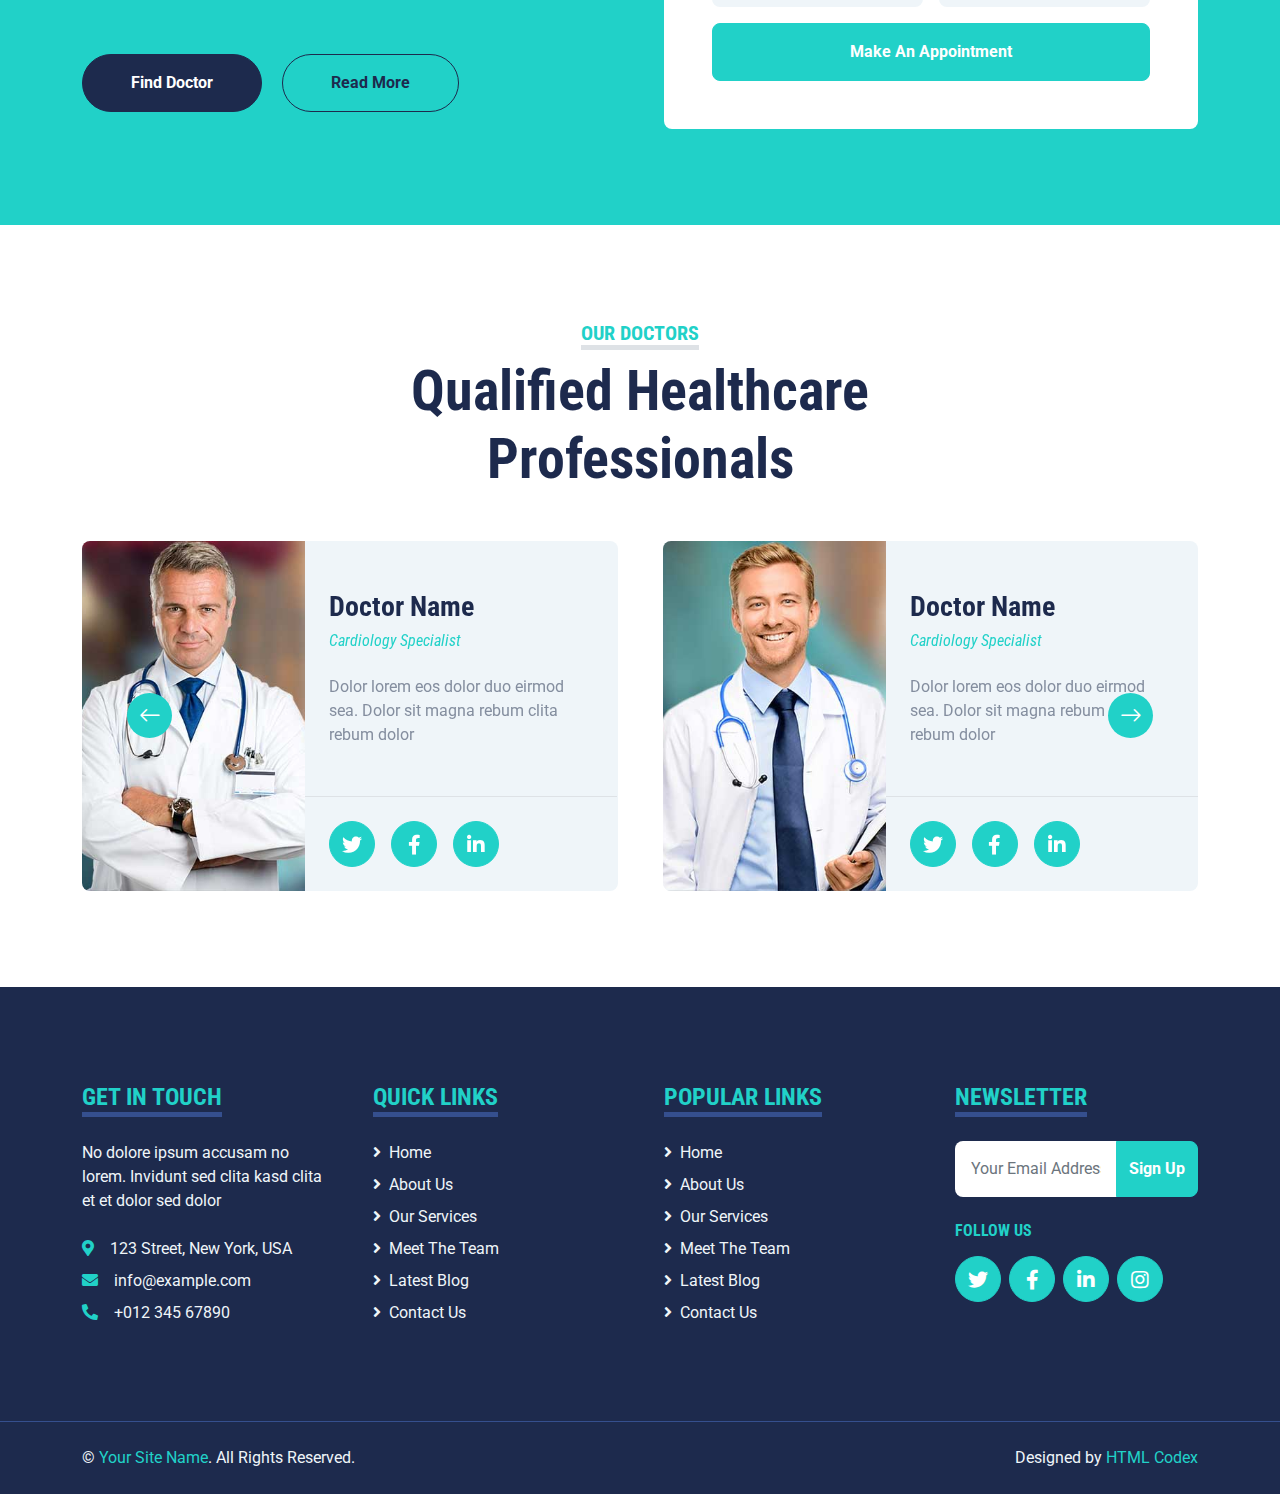
<file: price.html>
<!DOCTYPE html>
<html lang="en">

<head>
    <meta charset="utf-8">
    <title>MEDINOVA - Hospital Website Template</title>
    <meta content="width=device-width, initial-scale=1.0" name="viewport">
    <meta content="Free HTML Templates" name="keywords">
    <meta content="Free HTML Templates" name="description">

    <!-- Favicon -->
    <link href="img/favicon.ico" rel="icon">

    <!-- Google Web Fonts -->
    <link rel="preconnect" href="https://fonts.gstatic.com">
    <link href="https://fonts.googleapis.com/css2?family=Roboto+Condensed:wght@400;700&family=Roboto:wght@400;700&display=swap" rel="stylesheet">  

    <!-- Icon Font Stylesheet -->
    <link href="https://cdnjs.cloudflare.com/ajax/libs/font-awesome/5.15.0/css/all.min.css" rel="stylesheet">
    <link href="https://cdn.jsdelivr.net/npm/bootstrap-icons@1.4.1/font/bootstrap-icons.css" rel="stylesheet">

    <!-- Libraries Stylesheet -->
    <link href="lib/owlcarousel/assets/owl.carousel.min.css" rel="stylesheet">
    <link href="lib/tempusdominus/css/tempusdominus-bootstrap-4.min.css" rel="stylesheet" />

    <!-- Customized Bootstrap Stylesheet -->
    <link href="css/bootstrap.min.css" rel="stylesheet">

    <!-- Template Stylesheet -->
    <link href="css/style.css" rel="stylesheet">
</head>

<body>
    <!-- Topbar Start -->
    <div class="container-fluid py-2 border-bottom d-none d-lg-block">
        <div class="container">
            <div class="row">
                <div class="col-md-6 text-center text-lg-start mb-2 mb-lg-0">
                    <div class="d-inline-flex align-items-center">
                        <a class="text-decoration-none text-body pe-3" href=""><i class="bi bi-telephone me-2"></i>+012 345 6789</a>
                        <span class="text-body">|</span>
                        <a class="text-decoration-none text-body px-3" href=""><i class="bi bi-envelope me-2"></i>info@example.com</a>
                    </div>
                </div>
                <div class="col-md-6 text-center text-lg-end">
                    <div class="d-inline-flex align-items-center">
                        <a class="text-body px-2" href="">
                            <i class="fab fa-facebook-f"></i>
                        </a>
                        <a class="text-body px-2" href="">
                            <i class="fab fa-twitter"></i>
                        </a>
                        <a class="text-body px-2" href="">
                            <i class="fab fa-linkedin-in"></i>
                        </a>
                        <a class="text-body px-2" href="">
                            <i class="fab fa-instagram"></i>
                        </a>
                        <a class="text-body ps-2" href="">
                            <i class="fab fa-youtube"></i>
                        </a>
                    </div>
                </div>
            </div>
        </div>
    </div>
    <!-- Topbar End -->


    <!-- Navbar Start -->
    <div class="container-fluid sticky-top bg-white shadow-sm mb-5">
        <div class="container">
            <nav class="navbar navbar-expand-lg bg-white navbar-light py-3 py-lg-0">
                <a href="index.html" class="navbar-brand">
                    <h1 class="m-0 text-uppercase text-primary"><i class="fa fa-clinic-medical me-2"></i>Medinova</h1>
                </a>
                <button class="navbar-toggler" type="button" data-bs-toggle="collapse" data-bs-target="#navbarCollapse">
                    <span class="navbar-toggler-icon"></span>
                </button>
                <div class="collapse navbar-collapse" id="navbarCollapse">
                    <div class="navbar-nav ms-auto py-0">
                        <a href="index.html" class="nav-item nav-link">Home</a>
                        <a href="about.html" class="nav-item nav-link">About</a>
                        <a href="service.html" class="nav-item nav-link">Service</a>
                        <a href="price.html" class="nav-item nav-link active">Pricing</a>
                        <div class="nav-item dropdown">
                            <a href="#" class="nav-link dropdown-toggle" data-bs-toggle="dropdown">Pages</a>
                            <div class="dropdown-menu m-0">
                                <a href="blog.html" class="dropdown-item">Blog Grid</a>
                                <a href="detail.html" class="dropdown-item">Blog Detail</a>
                                <a href="team.html" class="dropdown-item">The Team</a>
                                <a href="testimonial.html" class="dropdown-item">Testimonial</a>
                                <a href="appointment.html" class="dropdown-item">Appointment</a>
                                <a href="search.html" class="dropdown-item">Search</a>
                            </div>
                        </div>
                        <a href="contact.html" class="nav-item nav-link">Contact</a>
                    </div>
                </div>
            </nav>
        </div>
    </div>
    <!-- Navbar End -->


    <!-- Pricing Plan Start -->
    <div class="container-fluid py-5">
        <div class="container">
            <div class="text-center mx-auto mb-5" style="max-width: 500px;">
                <h5 class="d-inline-block text-primary text-uppercase border-bottom border-5">Medical Packages</h5>
                <h1 class="display-4">Awesome Medical Programs</h1>
            </div>
            <div class="owl-carousel price-carousel position-relative" style="padding: 0 45px 45px 45px;">
                <div class="bg-light rounded text-center">
                    <div class="position-relative">
                        <img class="img-fluid rounded-top" src="img/price-1.jpg" alt="">
                        <div class="position-absolute w-100 h-100 top-50 start-50 translate-middle rounded-top d-flex flex-column align-items-center justify-content-center" style="background: rgba(29, 42, 77, .8);">
                            <h3 class="text-primary">Pregnancy Care</h3>
                            <h1 class="display-4 text-white mb-0">
                                <small class="align-top fw-normal" style="font-size: 22px; line-height: 45px;">$</small>49<small class="align-bottom fw-normal" style="font-size: 16px; line-height: 40px;">/ Year</small>
                            </h1>
                        </div>
                    </div>
                    <div class="text-center py-5">
                        <p>Emergency Medical Treatment</p>
                        <p>Highly Experienced Doctors</p>
                        <p>Highest Success Rate</p>
                        <p>Telephone Service</p>
                        <a href="" class="btn btn-primary rounded-pill py-3 px-5 my-2">Apply Now</a>
                    </div>
                </div>
                <div class="bg-light rounded text-center">
                    <div class="position-relative">
                        <img class="img-fluid rounded-top" src="img/price-2.jpg" alt="">
                        <div class="position-absolute w-100 h-100 top-50 start-50 translate-middle rounded-top d-flex flex-column align-items-center justify-content-center" style="background: rgba(29, 42, 77, .8);">
                            <h3 class="text-primary">Health Checkup</h3>
                            <h1 class="display-4 text-white mb-0">
                                <small class="align-top fw-normal" style="font-size: 22px; line-height: 45px;">$</small>99<small class="align-bottom fw-normal" style="font-size: 16px; line-height: 40px;">/ Year</small>
                            </h1>
                        </div>
                    </div>
                    <div class="text-center py-5">
                        <p>Emergency Medical Treatment</p>
                        <p>Highly Experienced Doctors</p>
                        <p>Highest Success Rate</p>
                        <p>Telephone Service</p>
                        <a href="" class="btn btn-primary rounded-pill py-3 px-5 my-2">Apply Now</a>
                    </div>
                </div>
                <div class="bg-light rounded text-center">
                    <div class="position-relative">
                        <img class="img-fluid rounded-top" src="img/price-3.jpg" alt="">
                        <div class="position-absolute w-100 h-100 top-50 start-50 translate-middle rounded-top d-flex flex-column align-items-center justify-content-center" style="background: rgba(29, 42, 77, .8);">
                            <h3 class="text-primary">Dental Care</h3>
                            <h1 class="display-4 text-white mb-0">
                                <small class="align-top fw-normal" style="font-size: 22px; line-height: 45px;">$</small>149<small class="align-bottom fw-normal" style="font-size: 16px; line-height: 40px;">/ Year</small>
                            </h1>
                        </div>
                    </div>
                    <div class="text-center py-5">
                        <p>Emergency Medical Treatment</p>
                        <p>Highly Experienced Doctors</p>
                        <p>Highest Success Rate</p>
                        <p>Telephone Service</p>
                        <a href="" class="btn btn-primary rounded-pill py-3 px-5 my-2">Apply Now</a>
                    </div>
                </div>
                <div class="bg-light rounded text-center">
                    <div class="position-relative">
                        <img class="img-fluid rounded-top" src="img/price-4.jpg" alt="">
                        <div class="position-absolute w-100 h-100 top-50 start-50 translate-middle rounded-top d-flex flex-column align-items-center justify-content-center" style="background: rgba(29, 42, 77, .8);">
                            <h3 class="text-primary">Operation & Surgery</h3>
                            <h1 class="display-4 text-white mb-0">
                                <small class="align-top fw-normal" style="font-size: 22px; line-height: 45px;">$</small>199<small class="align-bottom fw-normal" style="font-size: 16px; line-height: 40px;">/ Year</small>
                            </h1>
                        </div>
                    </div>
                    <div class="text-center py-5">
                        <p>Emergency Medical Treatment</p>
                        <p>Highly Experienced Doctors</p>
                        <p>Highest Success Rate</p>
                        <p>Telephone Service</p>
                        <a href="" class="btn btn-primary rounded-pill py-3 px-5 my-2">Apply Now</a>
                    </div>
                </div>
            </div>
        </div>
    </div>
    <!-- Pricing Plan End -->


    <!-- Appointment Start -->
    <div class="container-fluid bg-primary my-5 py-5">
        <div class="container py-5">
            <div class="row gx-5">
                <div class="col-lg-6 mb-5 mb-lg-0">
                    <div class="mb-4">
                        <h5 class="d-inline-block text-white text-uppercase border-bottom border-5">Appointment</h5>
                        <h1 class="display-4">Make An Appointment For Your Family</h1>
                    </div>
                    <p class="text-white mb-5">Eirmod sed tempor lorem ut dolores. Aliquyam sit sadipscing kasd ipsum. Dolor ea et dolore et at sea ea at dolor, justo ipsum duo rebum sea invidunt voluptua. Eos vero eos vero ea et dolore eirmod et. Dolores diam duo invidunt lorem. Elitr ut dolores magna sit. Sea dolore sanctus sed et. Takimata takimata sanctus sed.</p>
                    <a class="btn btn-dark rounded-pill py-3 px-5 me-3" href="">Find Doctor</a>
                    <a class="btn btn-outline-dark rounded-pill py-3 px-5" href="">Read More</a>
                </div>
                <div class="col-lg-6">
                    <div class="bg-white text-center rounded p-5">
                        <h1 class="mb-4">Book An Appointment</h1>
                        <form>
                            <div class="row g-3">
                                <div class="col-12 col-sm-6">
                                    <select class="form-select bg-light border-0" style="height: 55px;">
                                        <option selected>Choose Department</option>
                                        <option value="1">Department 1</option>
                                        <option value="2">Department 2</option>
                                        <option value="3">Department 3</option>
                                    </select>
                                </div>
                                <div class="col-12 col-sm-6">
                                    <select class="form-select bg-light border-0" style="height: 55px;">
                                        <option selected>Select Doctor</option>
                                        <option value="1">Doctor 1</option>
                                        <option value="2">Doctor 2</option>
                                        <option value="3">Doctor 3</option>
                                    </select>
                                </div>
                                <div class="col-12 col-sm-6">
                                    <input type="text" class="form-control bg-light border-0" placeholder="Your Name" style="height: 55px;">
                                </div>
                                <div class="col-12 col-sm-6">
                                    <input type="email" class="form-control bg-light border-0" placeholder="Your Email" style="height: 55px;">
                                </div>
                                <div class="col-12 col-sm-6">
                                    <div class="date" id="date" data-target-input="nearest">
                                        <input type="text"
                                            class="form-control bg-light border-0 datetimepicker-input"
                                            placeholder="Date" data-target="#date" data-toggle="datetimepicker" style="height: 55px;">
                                    </div>
                                </div>
                                <div class="col-12 col-sm-6">
                                    <div class="time" id="time" data-target-input="nearest">
                                        <input type="text"
                                            class="form-control bg-light border-0 datetimepicker-input"
                                            placeholder="Time" data-target="#time" data-toggle="datetimepicker" style="height: 55px;">
                                    </div>
                                </div>
                                <div class="col-12">
                                    <button class="btn btn-primary w-100 py-3" type="submit">Make An Appointment</button>
                                </div>
                            </div>
                        </form>
                    </div>
                </div>
            </div>
        </div>
    </div>
    <!-- Appointment End -->


    <!-- Team Start -->
    <div class="container-fluid py-5">
        <div class="container">
            <div class="text-center mx-auto mb-5" style="max-width: 500px;">
                <h5 class="d-inline-block text-primary text-uppercase border-bottom border-5">Our Doctors</h5>
                <h1 class="display-4">Qualified Healthcare Professionals</h1>
            </div>
            <div class="owl-carousel team-carousel position-relative">
                <div class="team-item">
                    <div class="row g-0 bg-light rounded overflow-hidden">
                        <div class="col-12 col-sm-5 h-100">
                            <img class="img-fluid h-100" src="img/team-1.jpg" style="object-fit: cover;">
                        </div>
                        <div class="col-12 col-sm-7 h-100 d-flex flex-column">
                            <div class="mt-auto p-4">
                                <h3>Doctor Name</h3>
                                <h6 class="fw-normal fst-italic text-primary mb-4">Cardiology Specialist</h6>
                                <p class="m-0">Dolor lorem eos dolor duo eirmod sea. Dolor sit magna rebum clita rebum dolor</p>
                            </div>
                            <div class="d-flex mt-auto border-top p-4">
                                <a class="btn btn-lg btn-primary btn-lg-square rounded-circle me-3" href="#"><i class="fab fa-twitter"></i></a>
                                <a class="btn btn-lg btn-primary btn-lg-square rounded-circle me-3" href="#"><i class="fab fa-facebook-f"></i></a>
                                <a class="btn btn-lg btn-primary btn-lg-square rounded-circle" href="#"><i class="fab fa-linkedin-in"></i></a>
                            </div>
                        </div>
                    </div>
                </div>
                <div class="team-item">
                    <div class="row g-0 bg-light rounded overflow-hidden">
                        <div class="col-12 col-sm-5 h-100">
                            <img class="img-fluid h-100" src="img/team-2.jpg" style="object-fit: cover;">
                        </div>
                        <div class="col-12 col-sm-7 h-100 d-flex flex-column">
                            <div class="mt-auto p-4">
                                <h3>Doctor Name</h3>
                                <h6 class="fw-normal fst-italic text-primary mb-4">Cardiology Specialist</h6>
                                <p class="m-0">Dolor lorem eos dolor duo eirmod sea. Dolor sit magna rebum clita rebum dolor</p>
                            </div>
                            <div class="d-flex mt-auto border-top p-4">
                                <a class="btn btn-lg btn-primary btn-lg-square rounded-circle me-3" href="#"><i class="fab fa-twitter"></i></a>
                                <a class="btn btn-lg btn-primary btn-lg-square rounded-circle me-3" href="#"><i class="fab fa-facebook-f"></i></a>
                                <a class="btn btn-lg btn-primary btn-lg-square rounded-circle" href="#"><i class="fab fa-linkedin-in"></i></a>
                            </div>
                        </div>
                    </div>
                </div>
                <div class="team-item">
                    <div class="row g-0 bg-light rounded overflow-hidden">
                        <div class="col-12 col-sm-5 h-100">
                            <img class="img-fluid h-100" src="img/team-3.jpg" style="object-fit: cover;">
                        </div>
                        <div class="col-12 col-sm-7 h-100 d-flex flex-column">
                            <div class="mt-auto p-4">
                                <h3>Doctor Name</h3>
                                <h6 class="fw-normal fst-italic text-primary mb-4">Cardiology Specialist</h6>
                                <p class="m-0">Dolor lorem eos dolor duo eirmod sea. Dolor sit magna rebum clita rebum dolor</p>
                            </div>
                            <div class="d-flex mt-auto border-top p-4">
                                <a class="btn btn-lg btn-primary btn-lg-square rounded-circle me-3" href="#"><i class="fab fa-twitter"></i></a>
                                <a class="btn btn-lg btn-primary btn-lg-square rounded-circle me-3" href="#"><i class="fab fa-facebook-f"></i></a>
                                <a class="btn btn-lg btn-primary btn-lg-square rounded-circle" href="#"><i class="fab fa-linkedin-in"></i></a>
                            </div>
                        </div>
                    </div>
                </div>
            </div>
        </div>
    </div>
    <!-- Team End -->


    <!-- Footer Start -->
    <div class="container-fluid bg-dark text-light mt-5 py-5">
        <div class="container py-5">
            <div class="row g-5">
                <div class="col-lg-3 col-md-6">
                    <h4 class="d-inline-block text-primary text-uppercase border-bottom border-5 border-secondary mb-4">Get In Touch</h4>
                    <p class="mb-4">No dolore ipsum accusam no lorem. Invidunt sed clita kasd clita et et dolor sed dolor</p>
                    <p class="mb-2"><i class="fa fa-map-marker-alt text-primary me-3"></i>123 Street, New York, USA</p>
                    <p class="mb-2"><i class="fa fa-envelope text-primary me-3"></i>info@example.com</p>
                    <p class="mb-0"><i class="fa fa-phone-alt text-primary me-3"></i>+012 345 67890</p>
                </div>
                <div class="col-lg-3 col-md-6">
                    <h4 class="d-inline-block text-primary text-uppercase border-bottom border-5 border-secondary mb-4">Quick Links</h4>
                    <div class="d-flex flex-column justify-content-start">
                        <a class="text-light mb-2" href="#"><i class="fa fa-angle-right me-2"></i>Home</a>
                        <a class="text-light mb-2" href="#"><i class="fa fa-angle-right me-2"></i>About Us</a>
                        <a class="text-light mb-2" href="#"><i class="fa fa-angle-right me-2"></i>Our Services</a>
                        <a class="text-light mb-2" href="#"><i class="fa fa-angle-right me-2"></i>Meet The Team</a>
                        <a class="text-light mb-2" href="#"><i class="fa fa-angle-right me-2"></i>Latest Blog</a>
                        <a class="text-light" href="#"><i class="fa fa-angle-right me-2"></i>Contact Us</a>
                    </div>
                </div>
                <div class="col-lg-3 col-md-6">
                    <h4 class="d-inline-block text-primary text-uppercase border-bottom border-5 border-secondary mb-4">Popular Links</h4>
                    <div class="d-flex flex-column justify-content-start">
                        <a class="text-light mb-2" href="#"><i class="fa fa-angle-right me-2"></i>Home</a>
                        <a class="text-light mb-2" href="#"><i class="fa fa-angle-right me-2"></i>About Us</a>
                        <a class="text-light mb-2" href="#"><i class="fa fa-angle-right me-2"></i>Our Services</a>
                        <a class="text-light mb-2" href="#"><i class="fa fa-angle-right me-2"></i>Meet The Team</a>
                        <a class="text-light mb-2" href="#"><i class="fa fa-angle-right me-2"></i>Latest Blog</a>
                        <a class="text-light" href="#"><i class="fa fa-angle-right me-2"></i>Contact Us</a>
                    </div>
                </div>
                <div class="col-lg-3 col-md-6">
                    <h4 class="d-inline-block text-primary text-uppercase border-bottom border-5 border-secondary mb-4">Newsletter</h4>
                    <form action="">
                        <div class="input-group">
                            <input type="text" class="form-control p-3 border-0" placeholder="Your Email Address">
                            <button class="btn btn-primary">Sign Up</button>
                        </div>
                    </form>
                    <h6 class="text-primary text-uppercase mt-4 mb-3">Follow Us</h6>
                    <div class="d-flex">
                        <a class="btn btn-lg btn-primary btn-lg-square rounded-circle me-2" href="#"><i class="fab fa-twitter"></i></a>
                        <a class="btn btn-lg btn-primary btn-lg-square rounded-circle me-2" href="#"><i class="fab fa-facebook-f"></i></a>
                        <a class="btn btn-lg btn-primary btn-lg-square rounded-circle me-2" href="#"><i class="fab fa-linkedin-in"></i></a>
                        <a class="btn btn-lg btn-primary btn-lg-square rounded-circle" href="#"><i class="fab fa-instagram"></i></a>
                    </div>
                </div>
            </div>
        </div>
    </div>
    <div class="container-fluid bg-dark text-light border-top border-secondary py-4">
        <div class="container">
            <div class="row g-5">
                <div class="col-md-6 text-center text-md-start">
                    <p class="mb-md-0">&copy; <a class="text-primary" href="#">Your Site Name</a>. All Rights Reserved.</p>
                </div>
                <div class="col-md-6 text-center text-md-end">
                    <p class="mb-0">Designed by <a class="text-primary" href="https://htmlcodex.com">HTML Codex</a></p>
                </div>
            </div>
        </div>
    </div>
    <!-- Footer End -->


    <!-- Back to Top -->
    <a href="#" class="btn btn-lg btn-primary btn-lg-square back-to-top"><i class="bi bi-arrow-up"></i></a>


    <!-- JavaScript Libraries -->
    <script src="https://code.jquery.com/jquery-3.4.1.min.js"></script>
    <script src="https://cdn.jsdelivr.net/npm/bootstrap@5.0.0/dist/js/bootstrap.bundle.min.js"></script>
    <script src="lib/easing/easing.min.js"></script>
    <script src="lib/waypoints/waypoints.min.js"></script>
    <script src="lib/owlcarousel/owl.carousel.min.js"></script>
    <script src="lib/tempusdominus/js/moment.min.js"></script>
    <script src="lib/tempusdominus/js/moment-timezone.min.js"></script>
    <script src="lib/tempusdominus/js/tempusdominus-bootstrap-4.min.js"></script>

    <!-- Template Javascript -->
    <script src="js/main.js"></script>
</body>

</html>
</file>
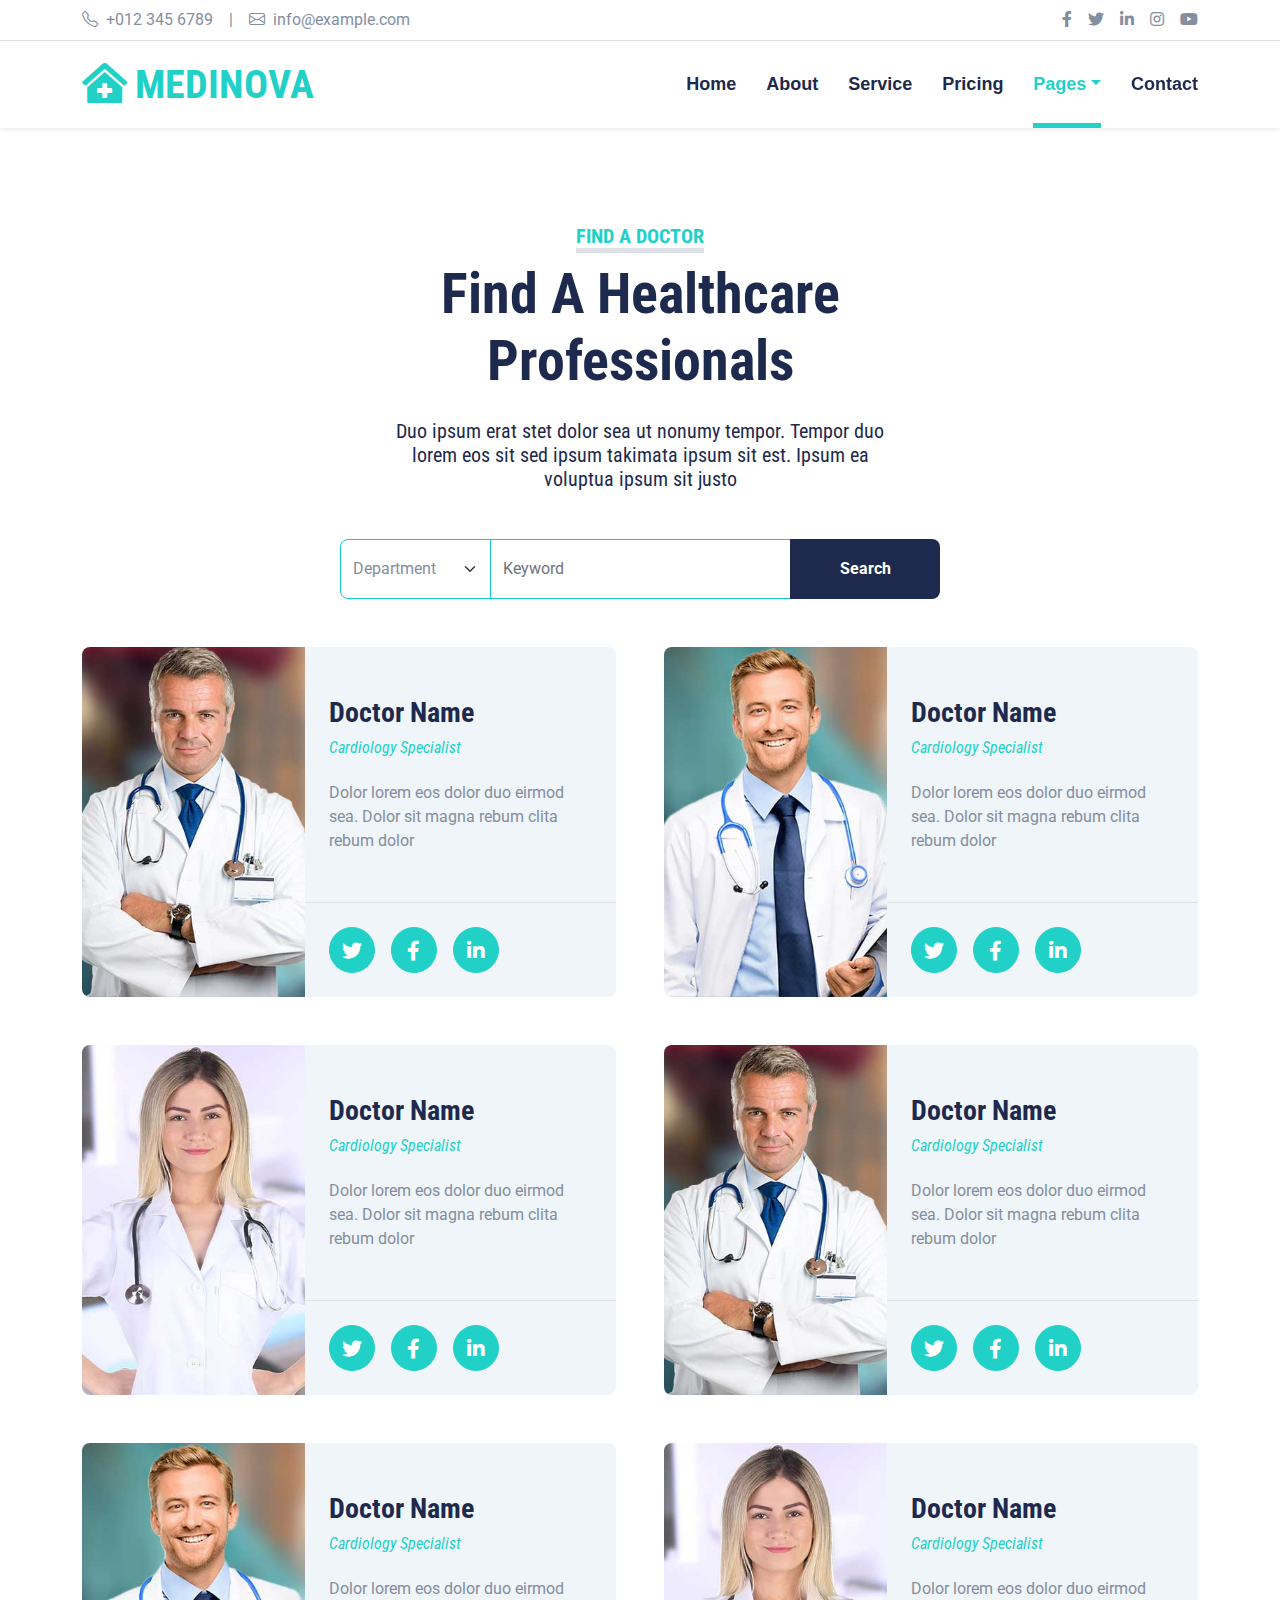
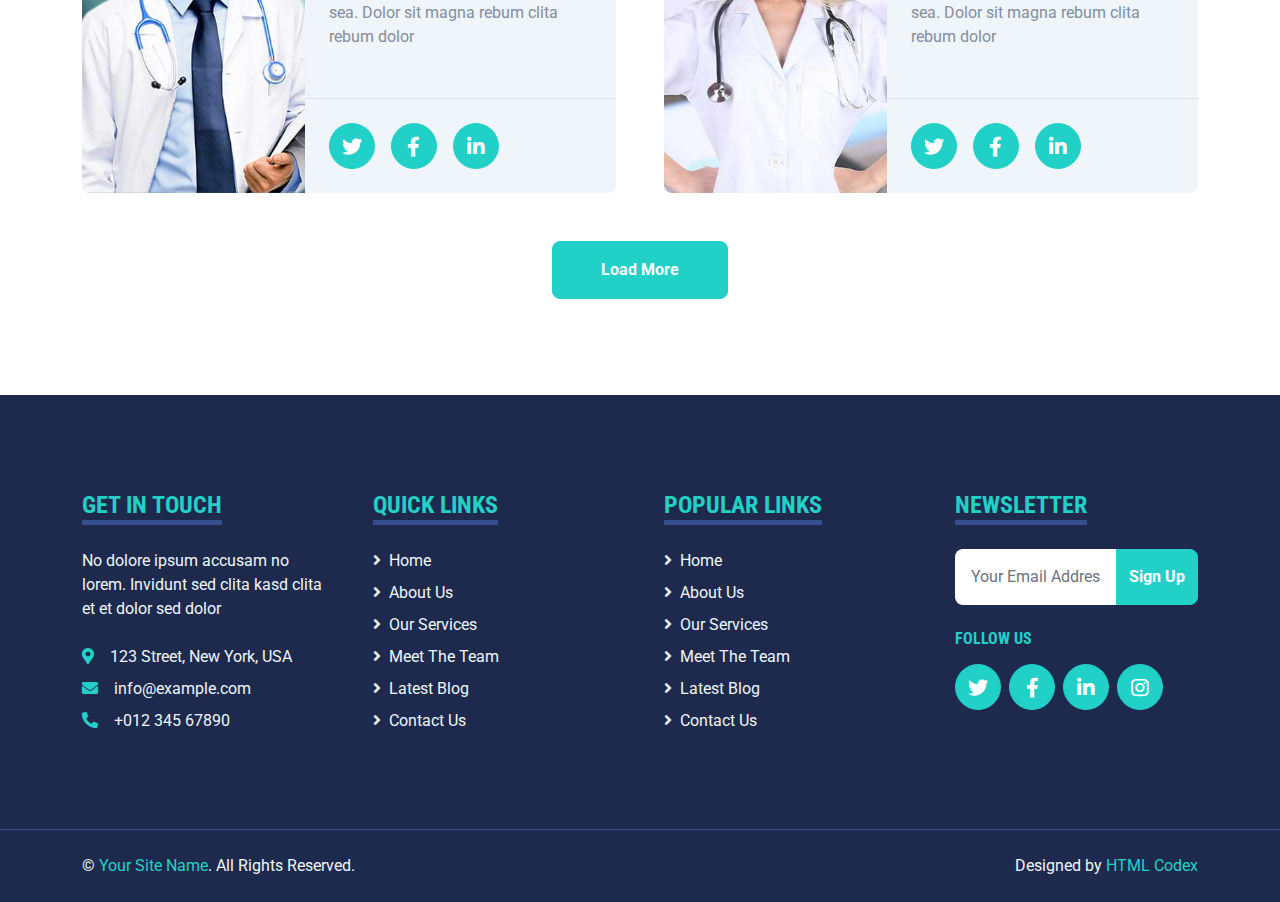
<file: search.html>
<!DOCTYPE html>
<html lang="en">

<head>
    <meta charset="utf-8">
    <title>MEDINOVA - Hospital Website Template</title>
    <meta content="width=device-width, initial-scale=1.0" name="viewport">
    <meta content="Free HTML Templates" name="keywords">
    <meta content="Free HTML Templates" name="description">

    <!-- Favicon -->
    <link href="img/favicon.ico" rel="icon">

    <!-- Google Web Fonts -->
    <link rel="preconnect" href="https://fonts.gstatic.com">
    <link href="https://fonts.googleapis.com/css2?family=Roboto+Condensed:wght@400;700&family=Roboto:wght@400;700&display=swap" rel="stylesheet">  

    <!-- Icon Font Stylesheet -->
    <link href="https://cdnjs.cloudflare.com/ajax/libs/font-awesome/5.15.0/css/all.min.css" rel="stylesheet">
    <link href="https://cdn.jsdelivr.net/npm/bootstrap-icons@1.4.1/font/bootstrap-icons.css" rel="stylesheet">

    <!-- Libraries Stylesheet -->
    <link href="lib/owlcarousel/assets/owl.carousel.min.css" rel="stylesheet">
    <link href="lib/tempusdominus/css/tempusdominus-bootstrap-4.min.css" rel="stylesheet" />

    <!-- Customized Bootstrap Stylesheet -->
    <link href="css/bootstrap.min.css" rel="stylesheet">

    <!-- Template Stylesheet -->
    <link href="css/style.css" rel="stylesheet">
</head>

<body>
    <!-- Topbar Start -->
    <div class="container-fluid py-2 border-bottom d-none d-lg-block">
        <div class="container">
            <div class="row">
                <div class="col-md-6 text-center text-lg-start mb-2 mb-lg-0">
                    <div class="d-inline-flex align-items-center">
                        <a class="text-decoration-none text-body pe-3" href=""><i class="bi bi-telephone me-2"></i>+012 345 6789</a>
                        <span class="text-body">|</span>
                        <a class="text-decoration-none text-body px-3" href=""><i class="bi bi-envelope me-2"></i>info@example.com</a>
                    </div>
                </div>
                <div class="col-md-6 text-center text-lg-end">
                    <div class="d-inline-flex align-items-center">
                        <a class="text-body px-2" href="">
                            <i class="fab fa-facebook-f"></i>
                        </a>
                        <a class="text-body px-2" href="">
                            <i class="fab fa-twitter"></i>
                        </a>
                        <a class="text-body px-2" href="">
                            <i class="fab fa-linkedin-in"></i>
                        </a>
                        <a class="text-body px-2" href="">
                            <i class="fab fa-instagram"></i>
                        </a>
                        <a class="text-body ps-2" href="">
                            <i class="fab fa-youtube"></i>
                        </a>
                    </div>
                </div>
            </div>
        </div>
    </div>
    <!-- Topbar End -->


    <!-- Navbar Start -->
    <div class="container-fluid sticky-top bg-white shadow-sm mb-5">
        <div class="container">
            <nav class="navbar navbar-expand-lg bg-white navbar-light py-3 py-lg-0">
                <a href="index.html" class="navbar-brand">
                    <h1 class="m-0 text-uppercase text-primary"><i class="fa fa-clinic-medical me-2"></i>Medinova</h1>
                </a>
                <button class="navbar-toggler" type="button" data-bs-toggle="collapse" data-bs-target="#navbarCollapse">
                    <span class="navbar-toggler-icon"></span>
                </button>
                <div class="collapse navbar-collapse" id="navbarCollapse">
                    <div class="navbar-nav ms-auto py-0">
                        <a href="index.html" class="nav-item nav-link">Home</a>
                        <a href="about.html" class="nav-item nav-link">About</a>
                        <a href="service.html" class="nav-item nav-link">Service</a>
                        <a href="price.html" class="nav-item nav-link">Pricing</a>
                        <div class="nav-item dropdown">
                            <a href="#" class="nav-link dropdown-toggle active" data-bs-toggle="dropdown">Pages</a>
                            <div class="dropdown-menu m-0">
                                <a href="blog.html" class="dropdown-item">Blog Grid</a>
                                <a href="detail.html" class="dropdown-item">Blog Detail</a>
                                <a href="team.html" class="dropdown-item">The Team</a>
                                <a href="testimonial.html" class="dropdown-item">Testimonial</a>
                                <a href="appointment.html" class="dropdown-item">Appointment</a>
                                <a href="search.html" class="dropdown-item active">Search</a>
                            </div>
                        </div>
                        <a href="contact.html" class="nav-item nav-link">Contact</a>
                    </div>
                </div>
            </nav>
        </div>
    </div>
    <!-- Navbar End -->


    <!-- Search Start -->
    <div class="container-fluid pt-5">
        <div class="container">
            <div class="text-center mx-auto mb-5" style="max-width: 500px;">
                <h5 class="d-inline-block text-primary text-uppercase border-bottom border-5">Find A Doctor</h5>
                <h1 class="display-4 mb-4">Find A Healthcare Professionals</h1>
                <h5 class="fw-normal">Duo ipsum erat stet dolor sea ut nonumy tempor. Tempor duo lorem eos sit sed ipsum takimata ipsum sit est. Ipsum ea voluptua ipsum sit justo</h5>
            </div>
            <div class="mx-auto" style="width: 100%; max-width: 600px;">
                <div class="input-group">
                    <select class="form-select border-primary w-25" style="height: 60px;">
                        <option selected>Department</option>
                        <option value="1">Department 1</option>
                        <option value="2">Department 2</option>
                        <option value="3">Department 3</option>
                    </select>
                    <input type="text" class="form-control border-primary w-50" placeholder="Keyword">
                    <button class="btn btn-dark border-0 w-25">Search</button>
                </div>
            </div>
        </div>
    </div>
    <!-- Search End -->


    <!-- Search Result Start -->
    <div class="container-fluid py-5">
        <div class="container">
            <div class="row g-5">
                <div class="col-lg-6 team-item">
                    <div class="row g-0 bg-light rounded overflow-hidden">
                        <div class="col-12 col-sm-5 h-100">
                            <img class="img-fluid h-100" src="img/team-1.jpg" style="object-fit: cover;">
                        </div>
                        <div class="col-12 col-sm-7 h-100 d-flex flex-column">
                            <div class="mt-auto p-4">
                                <h3>Doctor Name</h3>
                                <h6 class="fw-normal fst-italic text-primary mb-4">Cardiology Specialist</h6>
                                <p class="m-0">Dolor lorem eos dolor duo eirmod sea. Dolor sit magna rebum clita rebum dolor</p>
                            </div>
                            <div class="d-flex mt-auto border-top p-4">
                                <a class="btn btn-lg btn-primary btn-lg-square rounded-circle me-3" href="#"><i class="fab fa-twitter"></i></a>
                                <a class="btn btn-lg btn-primary btn-lg-square rounded-circle me-3" href="#"><i class="fab fa-facebook-f"></i></a>
                                <a class="btn btn-lg btn-primary btn-lg-square rounded-circle" href="#"><i class="fab fa-linkedin-in"></i></a>
                            </div>
                        </div>
                    </div>
                </div>
                <div class="col-lg-6 team-item">
                    <div class="row g-0 bg-light rounded overflow-hidden">
                        <div class="col-12 col-sm-5 h-100">
                            <img class="img-fluid h-100" src="img/team-2.jpg" style="object-fit: cover;">
                        </div>
                        <div class="col-12 col-sm-7 h-100 d-flex flex-column">
                            <div class="mt-auto p-4">
                                <h3>Doctor Name</h3>
                                <h6 class="fw-normal fst-italic text-primary mb-4">Cardiology Specialist</h6>
                                <p class="m-0">Dolor lorem eos dolor duo eirmod sea. Dolor sit magna rebum clita rebum dolor</p>
                            </div>
                            <div class="d-flex mt-auto border-top p-4">
                                <a class="btn btn-lg btn-primary btn-lg-square rounded-circle me-3" href="#"><i class="fab fa-twitter"></i></a>
                                <a class="btn btn-lg btn-primary btn-lg-square rounded-circle me-3" href="#"><i class="fab fa-facebook-f"></i></a>
                                <a class="btn btn-lg btn-primary btn-lg-square rounded-circle" href="#"><i class="fab fa-linkedin-in"></i></a>
                            </div>
                        </div>
                    </div>
                </div>
                <div class="col-lg-6 team-item">
                    <div class="row g-0 bg-light rounded overflow-hidden">
                        <div class="col-12 col-sm-5 h-100">
                            <img class="img-fluid h-100" src="img/team-3.jpg" style="object-fit: cover;">
                        </div>
                        <div class="col-12 col-sm-7 h-100 d-flex flex-column">
                            <div class="mt-auto p-4">
                                <h3>Doctor Name</h3>
                                <h6 class="fw-normal fst-italic text-primary mb-4">Cardiology Specialist</h6>
                                <p class="m-0">Dolor lorem eos dolor duo eirmod sea. Dolor sit magna rebum clita rebum dolor</p>
                            </div>
                            <div class="d-flex mt-auto border-top p-4">
                                <a class="btn btn-lg btn-primary btn-lg-square rounded-circle me-3" href="#"><i class="fab fa-twitter"></i></a>
                                <a class="btn btn-lg btn-primary btn-lg-square rounded-circle me-3" href="#"><i class="fab fa-facebook-f"></i></a>
                                <a class="btn btn-lg btn-primary btn-lg-square rounded-circle" href="#"><i class="fab fa-linkedin-in"></i></a>
                            </div>
                        </div>
                    </div>
                </div>
                <div class="col-lg-6 team-item">
                    <div class="row g-0 bg-light rounded overflow-hidden">
                        <div class="col-12 col-sm-5 h-100">
                            <img class="img-fluid h-100" src="img/team-1.jpg" style="object-fit: cover;">
                        </div>
                        <div class="col-12 col-sm-7 h-100 d-flex flex-column">
                            <div class="mt-auto p-4">
                                <h3>Doctor Name</h3>
                                <h6 class="fw-normal fst-italic text-primary mb-4">Cardiology Specialist</h6>
                                <p class="m-0">Dolor lorem eos dolor duo eirmod sea. Dolor sit magna rebum clita rebum dolor</p>
                            </div>
                            <div class="d-flex mt-auto border-top p-4">
                                <a class="btn btn-lg btn-primary btn-lg-square rounded-circle me-3" href="#"><i class="fab fa-twitter"></i></a>
                                <a class="btn btn-lg btn-primary btn-lg-square rounded-circle me-3" href="#"><i class="fab fa-facebook-f"></i></a>
                                <a class="btn btn-lg btn-primary btn-lg-square rounded-circle" href="#"><i class="fab fa-linkedin-in"></i></a>
                            </div>
                        </div>
                    </div>
                </div>
                <div class="col-lg-6 team-item">
                    <div class="row g-0 bg-light rounded overflow-hidden">
                        <div class="col-12 col-sm-5 h-100">
                            <img class="img-fluid h-100" src="img/team-2.jpg" style="object-fit: cover;">
                        </div>
                        <div class="col-12 col-sm-7 h-100 d-flex flex-column">
                            <div class="mt-auto p-4">
                                <h3>Doctor Name</h3>
                                <h6 class="fw-normal fst-italic text-primary mb-4">Cardiology Specialist</h6>
                                <p class="m-0">Dolor lorem eos dolor duo eirmod sea. Dolor sit magna rebum clita rebum dolor</p>
                            </div>
                            <div class="d-flex mt-auto border-top p-4">
                                <a class="btn btn-lg btn-primary btn-lg-square rounded-circle me-3" href="#"><i class="fab fa-twitter"></i></a>
                                <a class="btn btn-lg btn-primary btn-lg-square rounded-circle me-3" href="#"><i class="fab fa-facebook-f"></i></a>
                                <a class="btn btn-lg btn-primary btn-lg-square rounded-circle" href="#"><i class="fab fa-linkedin-in"></i></a>
                            </div>
                        </div>
                    </div>
                </div>
                <div class="col-lg-6 team-item">
                    <div class="row g-0 bg-light rounded overflow-hidden">
                        <div class="col-12 col-sm-5 h-100">
                            <img class="img-fluid h-100" src="img/team-3.jpg" style="object-fit: cover;">
                        </div>
                        <div class="col-12 col-sm-7 h-100 d-flex flex-column">
                            <div class="mt-auto p-4">
                                <h3>Doctor Name</h3>
                                <h6 class="fw-normal fst-italic text-primary mb-4">Cardiology Specialist</h6>
                                <p class="m-0">Dolor lorem eos dolor duo eirmod sea. Dolor sit magna rebum clita rebum dolor</p>
                            </div>
                            <div class="d-flex mt-auto border-top p-4">
                                <a class="btn btn-lg btn-primary btn-lg-square rounded-circle me-3" href="#"><i class="fab fa-twitter"></i></a>
                                <a class="btn btn-lg btn-primary btn-lg-square rounded-circle me-3" href="#"><i class="fab fa-facebook-f"></i></a>
                                <a class="btn btn-lg btn-primary btn-lg-square rounded-circle" href="#"><i class="fab fa-linkedin-in"></i></a>
                            </div>
                        </div>
                    </div>
                </div>
                <div class="col-12 text-center">
                    <button class="btn btn-primary py-3 px-5">Load More</button>
                </div>
            </div>
        </div>
    </div>
    <!-- Search Result End -->


    <!-- Footer Start -->
    <div class="container-fluid bg-dark text-light mt-5 py-5">
        <div class="container py-5">
            <div class="row g-5">
                <div class="col-lg-3 col-md-6">
                    <h4 class="d-inline-block text-primary text-uppercase border-bottom border-5 border-secondary mb-4">Get In Touch</h4>
                    <p class="mb-4">No dolore ipsum accusam no lorem. Invidunt sed clita kasd clita et et dolor sed dolor</p>
                    <p class="mb-2"><i class="fa fa-map-marker-alt text-primary me-3"></i>123 Street, New York, USA</p>
                    <p class="mb-2"><i class="fa fa-envelope text-primary me-3"></i>info@example.com</p>
                    <p class="mb-0"><i class="fa fa-phone-alt text-primary me-3"></i>+012 345 67890</p>
                </div>
                <div class="col-lg-3 col-md-6">
                    <h4 class="d-inline-block text-primary text-uppercase border-bottom border-5 border-secondary mb-4">Quick Links</h4>
                    <div class="d-flex flex-column justify-content-start">
                        <a class="text-light mb-2" href="#"><i class="fa fa-angle-right me-2"></i>Home</a>
                        <a class="text-light mb-2" href="#"><i class="fa fa-angle-right me-2"></i>About Us</a>
                        <a class="text-light mb-2" href="#"><i class="fa fa-angle-right me-2"></i>Our Services</a>
                        <a class="text-light mb-2" href="#"><i class="fa fa-angle-right me-2"></i>Meet The Team</a>
                        <a class="text-light mb-2" href="#"><i class="fa fa-angle-right me-2"></i>Latest Blog</a>
                        <a class="text-light" href="#"><i class="fa fa-angle-right me-2"></i>Contact Us</a>
                    </div>
                </div>
                <div class="col-lg-3 col-md-6">
                    <h4 class="d-inline-block text-primary text-uppercase border-bottom border-5 border-secondary mb-4">Popular Links</h4>
                    <div class="d-flex flex-column justify-content-start">
                        <a class="text-light mb-2" href="#"><i class="fa fa-angle-right me-2"></i>Home</a>
                        <a class="text-light mb-2" href="#"><i class="fa fa-angle-right me-2"></i>About Us</a>
                        <a class="text-light mb-2" href="#"><i class="fa fa-angle-right me-2"></i>Our Services</a>
                        <a class="text-light mb-2" href="#"><i class="fa fa-angle-right me-2"></i>Meet The Team</a>
                        <a class="text-light mb-2" href="#"><i class="fa fa-angle-right me-2"></i>Latest Blog</a>
                        <a class="text-light" href="#"><i class="fa fa-angle-right me-2"></i>Contact Us</a>
                    </div>
                </div>
                <div class="col-lg-3 col-md-6">
                    <h4 class="d-inline-block text-primary text-uppercase border-bottom border-5 border-secondary mb-4">Newsletter</h4>
                    <form action="">
                        <div class="input-group">
                            <input type="text" class="form-control p-3 border-0" placeholder="Your Email Address">
                            <button class="btn btn-primary">Sign Up</button>
                        </div>
                    </form>
                    <h6 class="text-primary text-uppercase mt-4 mb-3">Follow Us</h6>
                    <div class="d-flex">
                        <a class="btn btn-lg btn-primary btn-lg-square rounded-circle me-2" href="#"><i class="fab fa-twitter"></i></a>
                        <a class="btn btn-lg btn-primary btn-lg-square rounded-circle me-2" href="#"><i class="fab fa-facebook-f"></i></a>
                        <a class="btn btn-lg btn-primary btn-lg-square rounded-circle me-2" href="#"><i class="fab fa-linkedin-in"></i></a>
                        <a class="btn btn-lg btn-primary btn-lg-square rounded-circle" href="#"><i class="fab fa-instagram"></i></a>
                    </div>
                </div>
            </div>
        </div>
    </div>
    <div class="container-fluid bg-dark text-light border-top border-secondary py-4">
        <div class="container">
            <div class="row g-5">
                <div class="col-md-6 text-center text-md-start">
                    <p class="mb-md-0">&copy; <a class="text-primary" href="#">Your Site Name</a>. All Rights Reserved.</p>
                </div>
                <div class="col-md-6 text-center text-md-end">
                    <p class="mb-0">Designed by <a class="text-primary" href="https://htmlcodex.com">HTML Codex</a></p>
                </div>
            </div>
        </div>
    </div>
    <!-- Footer End -->


    <!-- Back to Top -->
    <a href="#" class="btn btn-lg btn-primary btn-lg-square back-to-top"><i class="bi bi-arrow-up"></i></a>


    <!-- JavaScript Libraries -->
    <script src="https://code.jquery.com/jquery-3.4.1.min.js"></script>
    <script src="https://cdn.jsdelivr.net/npm/bootstrap@5.0.0/dist/js/bootstrap.bundle.min.js"></script>
    <script src="lib/easing/easing.min.js"></script>
    <script src="lib/waypoints/waypoints.min.js"></script>
    <script src="lib/owlcarousel/owl.carousel.min.js"></script>
    <script src="lib/tempusdominus/js/moment.min.js"></script>
    <script src="lib/tempusdominus/js/moment-timezone.min.js"></script>
    <script src="lib/tempusdominus/js/tempusdominus-bootstrap-4.min.js"></script>

    <!-- Template Javascript -->
    <script src="js/main.js"></script>
</body>

</html>
</file>
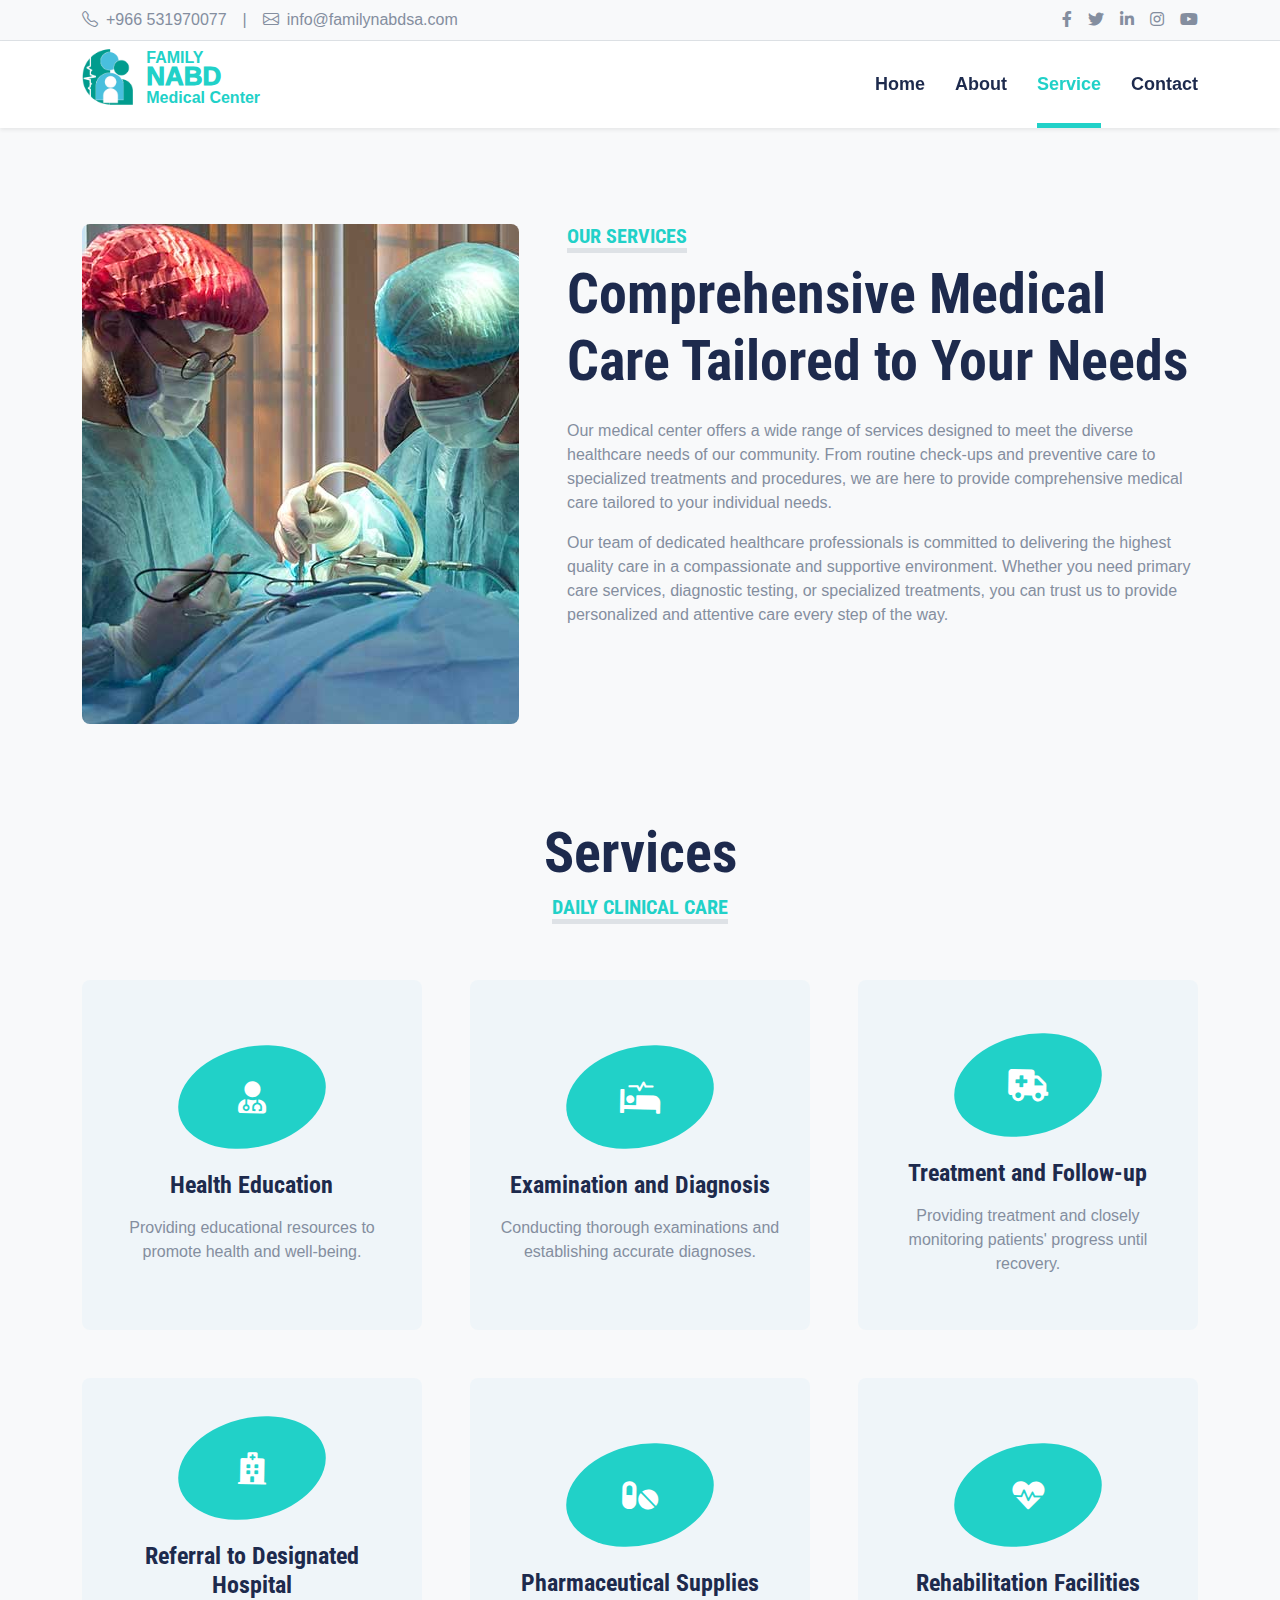
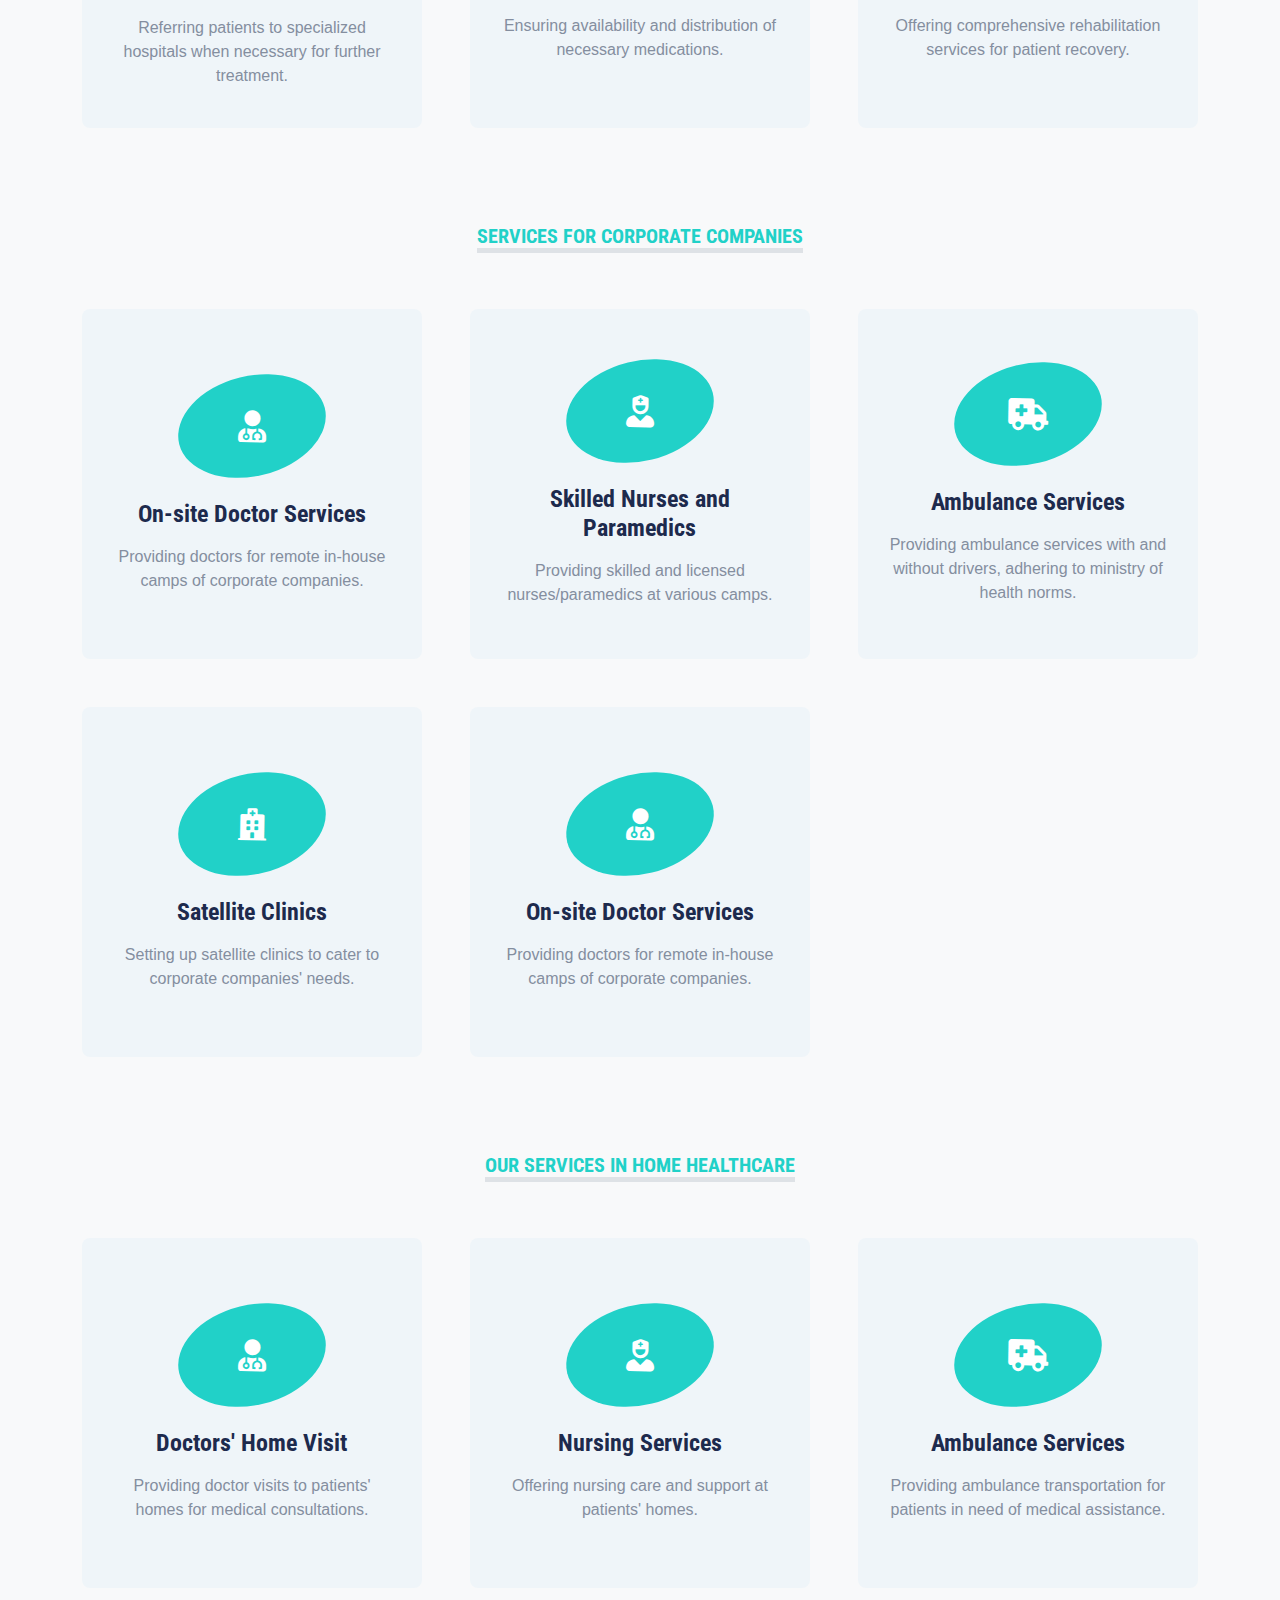
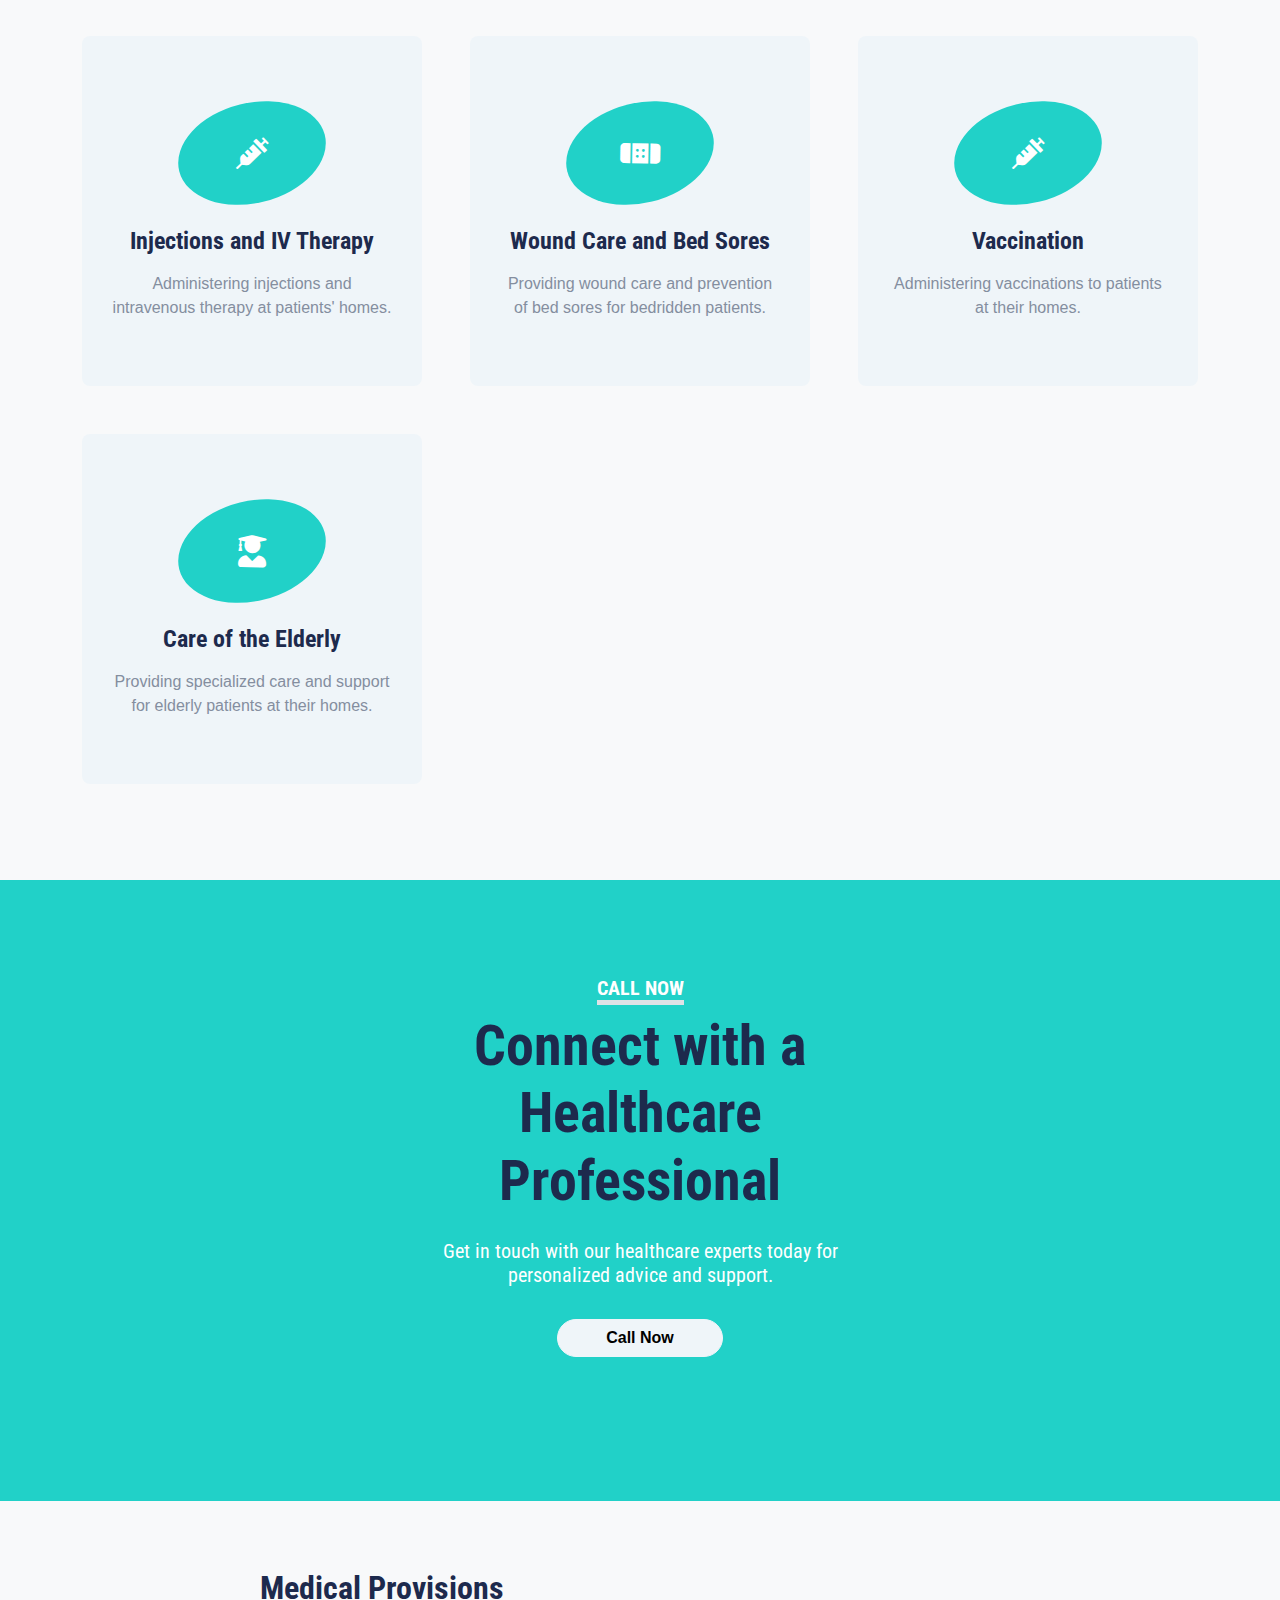
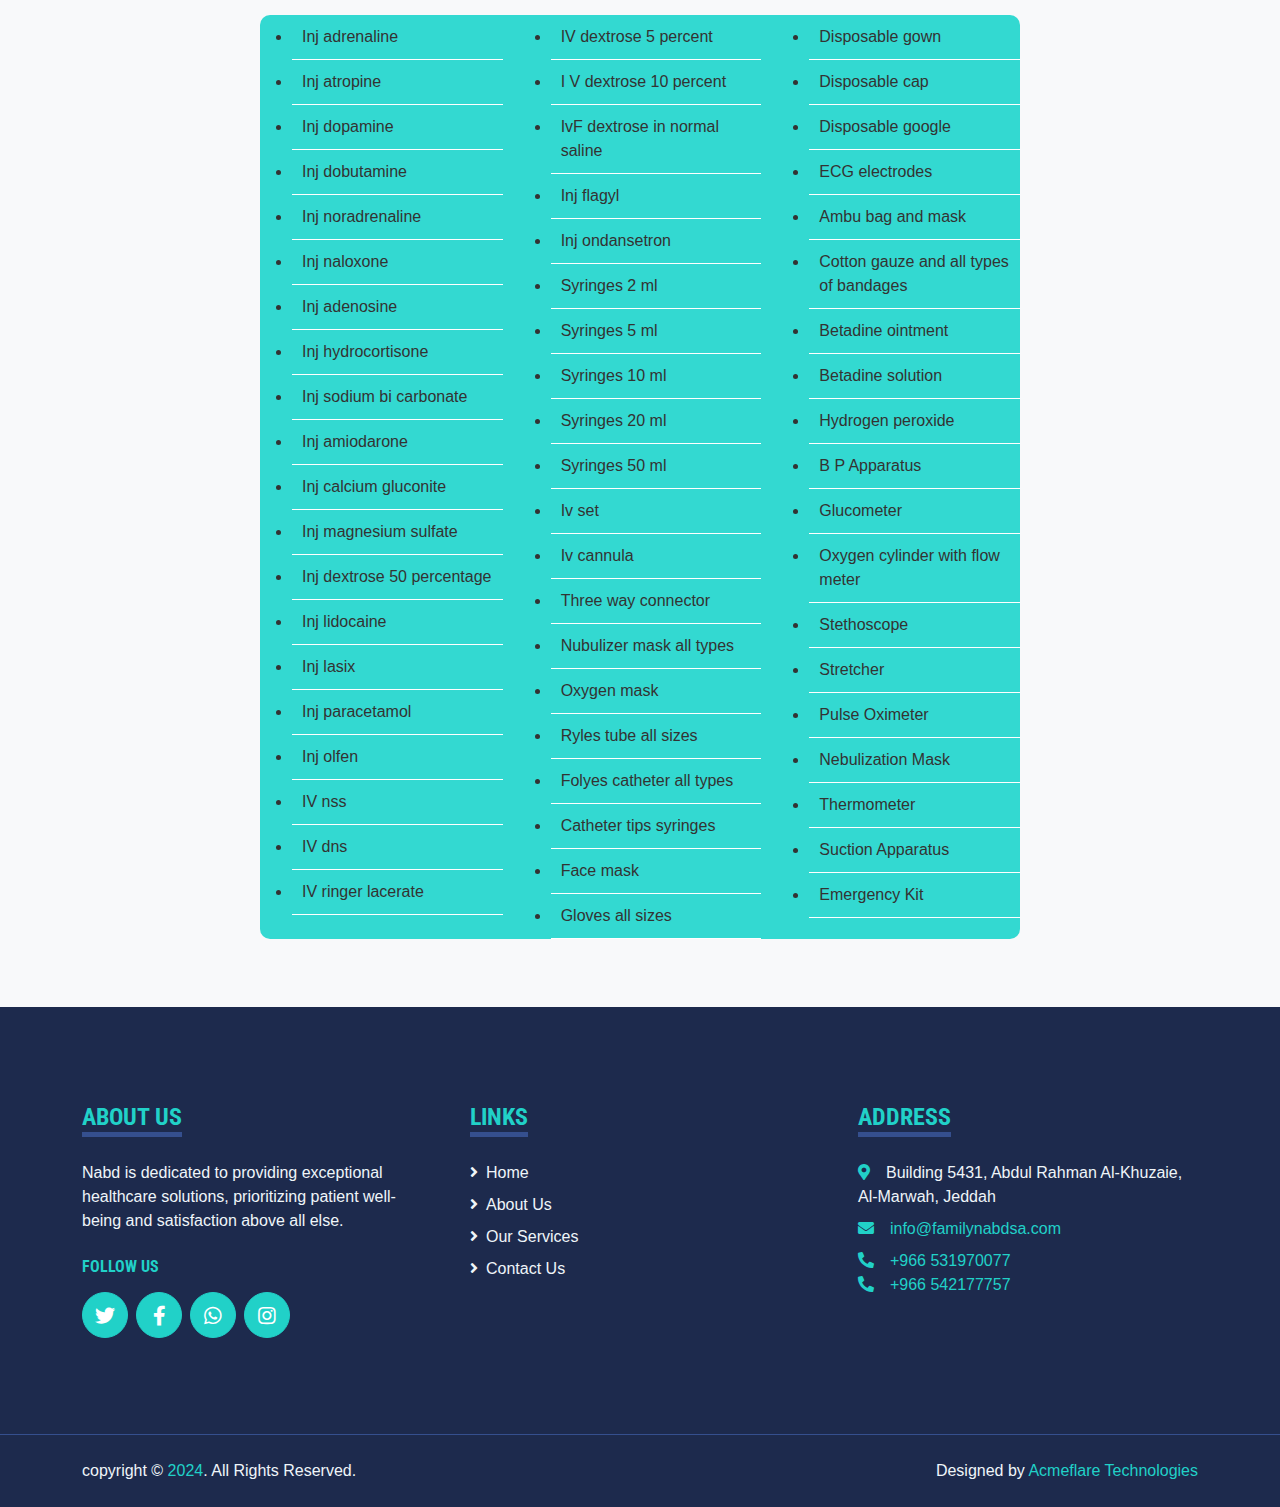
<file: service.html>
<!DOCTYPE html>
<html lang="en">

<head>
  <meta charset="utf-8" />
  <meta content="width=device-width, initial-scale=1.0" name="viewport" />
  <meta name="description" content="Family Nabd Centre for Medical Service - Quality medical services with utmost care and diligence. Contact: +966 531970077,Acmeflare Technologies Pvt">
  <meta name="keywords" content="medical service, healthcare, family nabd, Jeddah, Saudi Arabia,Acmeflare Technologies Pvt">
  <meta name="author" content="Acmeflare Technologies Pvt">
  <title>Family NABD Medical Center</title>
  <link rel="shortcut icon" type="image/x-icon" href="/img/logo/nabdnewlogo.png">
  <link rel="icon" href="/img/logo/nabdnewlogo.png" type="image/x-icon">


    <!-- Google Web Fonts -->
    <link rel="preconnect" href="https://fonts.gstatic.com">
    <link href="https://fonts.googleapis.com/css2?family=Roboto+Condensed:wght@400;700&family=Roboto:wght@400;700&display=swap" rel="stylesheet">  

    <!-- Icon Font Stylesheet -->
    <link href="https://cdnjs.cloudflare.com/ajax/libs/font-awesome/5.15.0/css/all.min.css" rel="stylesheet">
    <link href="https://cdn.jsdelivr.net/npm/bootstrap-icons@1.4.1/font/bootstrap-icons.css" rel="stylesheet">

    <!-- Libraries Stylesheet -->
    <link href="lib/owlcarousel/assets/owl.carousel.min.css" rel="stylesheet">
    <link href="lib/tempusdominus/css/tempusdominus-bootstrap-4.min.css" rel="stylesheet" />

    <!-- Customized Bootstrap Stylesheet -->
    <link href="css/bootstrap.min.css" rel="stylesheet">

    <!-- Template Stylesheet -->
    <link href="css/style.css" rel="stylesheet">
</head>

<body>
    <!-- Topbar Start -->
    <div class="container-fluid py-2 border-bottom d-none d-lg-block">
        <div class="container">
          <div class="row">
            <div class="col-md-6 text-center text-lg-start mb-2 mb-lg-0">
              <div class="d-inline-flex align-items-center">
                <a class="text-decoration-none text-body pe-3" href="tel:+966 531970077"
                ><i class="bi bi-telephone me-2"></i>+966 531970077</a
              >
              
                <span class="text-body">|</span>
                <a class="text-decoration-none text-body px-3" href="mailto:info@familynabdsa.com"
                  ><i class="bi bi-envelope me-2"></i>info@familynabdsa.com</a
                >
              </div>
            </div>
            <div class="col-md-6 text-center text-lg-end">
              <div class="d-inline-flex align-items-center">
                <a class="text-body px-2" href="">
                  <i class="fab fa-facebook-f"></i>
                </a>
                <a class="text-body px-2" href="">
                  <i class="fab fa-twitter"></i>
                </a>
                <a class="text-body px-2" href="">
                  <i class="fab fa-linkedin-in"></i>
                </a>
                <a class="text-body px-2" href="">
                  <i class="fab fa-instagram"></i>
                </a>
                <a class="text-body ps-2" href="">
                  <i class="fab fa-youtube"></i>
                </a>
              </div>
            </div>
          </div>
        </div>
      </div>
    <!-- Topbar End -->


    <!-- Navbar Start -->
    <div class="container-fluid sticky-top bg-white shadow-sm mb-5">
        <div class="container">
            <nav class="navbar navbar-expand-lg bg-white navbar-light py-3 py-lg-0">
              <a href="index.html" class="navbar-brand" style="display: flex; gap: 10px;">
                <img class="logoimg" src="/img/logo/nabdnewlogo.png" alt="">
                <div style="display: flex; flex-direction: column;" >
              <p style="line-height: 18px; color: #21d1c8;">
                <span style="font-size: 16px; font-weight: 700;">FAMILY</span><br>
                <span style="font-size: 26px;font-weight: 1000;">NABD</span><br>
                <span style="font-size: 16px;font-weight: 700;">Medical Center</span>
              </p>
    
                </div>
              
              </a>
                <button class="navbar-toggler" type="button" data-bs-toggle="collapse" data-bs-target="#navbarCollapse">
                    <span class="navbar-toggler-icon"></span>
                </button>
                <div class="collapse navbar-collapse" id="navbarCollapse">
                    <div class="navbar-nav ms-auto py-0">
                        <a href="index.html" class="nav-item nav-link">Home</a>
                        <a href="about.html" class="nav-item nav-link">About</a>
                        <a href="service.html" class="nav-item nav-link active">Service</a>
                       
                        <a href="contact.html" class="nav-item nav-link">Contact</a>
                    </div>
                </div>
            </nav>
        </div>
    </div>
    <!-- Navbar End -->
    <div class="container-fluid py-5">
        <div class="container">
            <div class="row gx-5">
                <div class="col-lg-5 mb-5 mb-lg-0" style="min-height: 500px;">
                    <div class="position-relative h-100">
                        <img class="position-absolute w-100 h-100 rounded" src="img/about.jpg" style="object-fit: cover;">
                    </div>
                </div>
                <div class="col-lg-7">
                    <div class="mb-4">
                        <h5 class="d-inline-block text-primary text-uppercase border-bottom border-5">Our Services</h5>
                        <h1 class="display-4">Comprehensive Medical Care Tailored to Your Needs</h1>
                    </div>
                    <p>Our medical center offers a wide range of services designed to meet the diverse healthcare needs of our community. From routine check-ups and preventive care to specialized treatments and procedures, we are here to provide comprehensive medical care tailored to your individual needs.</p>
                    <p>Our team of dedicated healthcare professionals is committed to delivering the highest quality care in a compassionate and supportive environment. Whether you need primary care services, diagnostic testing, or specialized treatments, you can trust us to provide personalized and attentive care every step of the way.</p>
                </div>
            </div>
        </div>
    </div>
    

    <!-- Services Start -->
    <div class="container-fluid py-5">
        <div class="container">
          <div class="text-center mx-auto mb-5" style="max-width: 500px">
            <h1 class="display-4">Services</h1>
            <h5
              class="d-inline-block text-primary text-uppercase border-bottom border-5"
            >
              Daily Clinical Care
            </h5>
          </div>
          <div class="row g-5">
            <div class="col-lg-4 col-md-6">
              <div
                class="service-item bg-light rounded d-flex flex-column align-items-center justify-content-center text-center"
              >
                <div class="service-icon mb-4">
                  <i class="fa fa-2x fa-user-md text-white"></i>
                </div>
                <h4 class="mb-3">Health Education</h4>
                <p class="m-0">
                  Providing educational resources to promote health and
                  well-being.
                </p>
                <a
                  class="btn btn-lg btn-primary rounded-pill"
                  href="tel:+966 531970077"
                >
                  <i class="bi bi-telephone"></i>
                </a>
              </div>
            </div>
            <div class="col-lg-4 col-md-6">
              <div
                class="service-item bg-light rounded d-flex flex-column align-items-center justify-content-center text-center"
              >
                <div class="service-icon mb-4">
                  <i class="fa fa-2x fa-procedures text-white"></i>
                </div>
                <h4 class="mb-3">Examination and Diagnosis</h4>
                <p class="m-0">
                  Conducting thorough examinations and establishing accurate
                  diagnoses.
                </p>
                <a
                  class="btn btn-lg btn-primary rounded-pill"
                  href="tel:+966 531970077"
                >
                  <i class="bi bi-telephone"></i>
                </a>
              </div>
            </div>
            <div class="col-lg-4 col-md-6">
              <div
                class="service-item bg-light rounded d-flex flex-column align-items-center justify-content-center text-center"
              >
                <div class="service-icon mb-4">
                  <i class="fa fa-2x fa-ambulance text-white"></i>
                </div>
                <h4 class="mb-3">Treatment and Follow-up</h4>
                <p class="m-0">
                  Providing treatment and closely monitoring patients' progress
                  until recovery.
                </p>
                <a
                  class="btn btn-lg btn-primary rounded-pill"
                  href="tel:+966 531970077"
                >
                  <i class="bi bi-telephone"></i>
                </a>
              </div>
            </div>
            <div class="col-lg-4 col-md-6">
              <div
                class="service-item bg-light rounded d-flex flex-column align-items-center justify-content-center text-center"
              >
                <div class="service-icon mb-4">
                  <i class="fa fa-2x fa-hospital text-white"></i>
                </div>
                <h4 class="mb-3">Referral to Designated Hospital</h4>
                <p class="m-0">
                  Referring patients to specialized hospitals when necessary for
                  further treatment.
                </p>
                <a
                  class="btn btn-lg btn-primary rounded-pill"
                  href="tel:+966 531970077"
                >
                  <i class="bi bi-telephone"></i>
                </a>
              </div>
            </div>
            <div class="col-lg-4 col-md-6">
              <div
                class="service-item bg-light rounded d-flex flex-column align-items-center justify-content-center text-center"
              >
                <div class="service-icon mb-4">
                  <i class="fa fa-2x fa-pills text-white"></i>
                </div>
                <h4 class="mb-3">Pharmaceutical Supplies</h4>
                <p class="m-0">
                  Ensuring availability and distribution of necessary medications.
                </p>
                <a
                  class="btn btn-lg btn-primary rounded-pill"
                  href="tel:+966 531970077"
                >
                  <i class="bi bi-telephone"></i>
                </a>
              </div>
            </div>
            <div class="col-lg-4 col-md-6">
              <div
                class="service-item bg-light rounded d-flex flex-column align-items-center justify-content-center text-center"
              >
                <div class="service-icon mb-4">
                  <i class="fa fa-2x fa-heartbeat text-white"></i>
                </div>
                <h4 class="mb-3">Rehabilitation Facilities</h4>
                <p class="m-0">
                  Offering comprehensive rehabilitation services for patient
                  recovery.
                </p>
                <a
                  class="btn btn-lg btn-primary rounded-pill"
                  href="tel:+966 531970077"
                >
                  <i class="bi bi-telephone"></i>
                </a>
              </div>
            </div>
          </div>
        </div>
      </div>
  
      <!-- Services End -->
      <div class="container-fluid py-5">
        <div class="container">
          <div class="text-center mx-auto mb-5" style="max-width: 500px">
            <h5
              class="d-inline-block text-primary text-uppercase border-bottom border-5"
            >
              Services for Corporate Companies
            </h5>
          </div>
          <div class="row g-5">
            <div class="col-lg-4 col-md-6">
              <div
                class="service-item bg-light rounded d-flex flex-column align-items-center justify-content-center text-center"
              >
                <div class="service-icon mb-4">
                  <i class="fa fa-2x fa-user-md text-white"></i>
                </div>
                <h4 class="mb-3">On-site Doctor Services</h4>
                <p class="m-0">
                  Providing doctors for remote in-house camps of corporate
                  companies.
                </p>
                <a
                  class="btn btn-lg btn-primary rounded-pill"
                  href="tel:+966 531970077"
                >
                  <i class="bi bi-telephone"></i>
                </a>
              </div>
            </div>
            <div class="col-lg-4 col-md-6">
              <div
                class="service-item bg-light rounded d-flex flex-column align-items-center justify-content-center text-center"
              >
                <div class="service-icon mb-4">
                  <i class="fa fa-2x fa-user-nurse text-white"></i>
                </div>
                <h4 class="mb-3">Skilled Nurses and Paramedics</h4>
                <p class="m-0">
                  Providing skilled and licensed nurses/paramedics at various
                  camps.
                </p>
                <a
                  class="btn btn-lg btn-primary rounded-pill"
                  href="tel:+966 531970077"
                >
                  <i class="bi bi-telephone"></i>
                </a>
              </div>
            </div>
            <div class="col-lg-4 col-md-6">
              <div
                class="service-item bg-light rounded d-flex flex-column align-items-center justify-content-center text-center"
              >
                <div class="service-icon mb-4">
                  <i class="fa fa-2x fa-ambulance text-white"></i>
                </div>
                <h4 class="mb-3">Ambulance Services</h4>
                <p class="m-0">
                  Providing ambulance services with and without drivers, adhering
                  to ministry of health norms.
                </p>
                <a
                  class="btn btn-lg btn-primary rounded-pill"
                  href="tel:+966 531970077"
                >
                  <i class="bi bi-telephone"></i>
                </a>
              </div>
            </div>
            <div class="col-lg-4 col-md-6">
              <div
                class="service-item bg-light rounded d-flex flex-column align-items-center justify-content-center text-center"
              >
                <div class="service-icon mb-4">
                  <i class="fa fa-2x fa-hospital text-white"></i>
                </div>
                <h4 class="mb-3">Satellite Clinics</h4>
                <p class="m-0">
                  Setting up satellite clinics to cater to corporate companies'
                  needs.
                </p>
                <a
                  class="btn btn-lg btn-primary rounded-pill"
                  href="tel:+966 531970077"
                >
                  <i class="bi bi-telephone"></i>
                </a>
              </div>
            </div>
               <div class="col-lg-4 col-md-6">
              <div
                class="service-item bg-light rounded d-flex flex-column align-items-center justify-content-center text-center"
              >
                <div class="service-icon mb-4">
                  <i class="fa fa-2x fa-user-md text-white"></i>
                </div>
                <h4 class="mb-3">On-site Doctor Services</h4>
                <p class="m-0">
                  Providing doctors for remote in-house camps of corporate
                  companies.
                </p>
                <a
                  class="btn btn-lg btn-primary rounded-pill"
                  href="tel:+966 531970077"
                >
                  <i class="bi bi-telephone"></i>
                </a>
              </div>
            </div>
          </div>
        </div>
      </div>
  
      <!--  -->
  
      <div class="container-fluid py-5">
        <div class="container">
          <div class="text-center mx-auto mb-5" style="max-width: 500px">
            <h5
              class="d-inline-block text-primary text-uppercase border-bottom border-5"
            >
              Our Services in Home Healthcare
            </h5>
          </div>
          <div class="row g-5">
            <div class="col-lg-4 col-md-6">
              <div
                class="service-item bg-light rounded d-flex flex-column align-items-center justify-content-center text-center"
              >
                <div class="service-icon mb-4">
                  <i class="fa fa-2x fa-user-md text-white"></i>
                </div>
                <h4 class="mb-3">Doctors' Home Visit</h4>
                <p class="m-0">
                  Providing doctor visits to patients' homes for medical
                  consultations.
                </p>
                <a
                  class="btn btn-lg btn-primary rounded-pill"
                  href="tel:+966 531970077"
                >
                  <i class="bi bi-telephone"></i>
                </a>
              </div>
            </div>
            <div class="col-lg-4 col-md-6">
              <div
                class="service-item bg-light rounded d-flex flex-column align-items-center justify-content-center text-center"
              >
                <div class="service-icon mb-4">
                  <i class="fa fa-2x fa-user-nurse text-white"></i>
                </div>
                <h4 class="mb-3">Nursing Services</h4>
                <p class="m-0">
                  Offering nursing care and support at patients' homes.
                </p>
                <a
                  class="btn btn-lg btn-primary rounded-pill"
                  href="tel:+966 531970077"
                >
                  <i class="bi bi-telephone"></i>
                </a>
              </div>
            </div>
            <div class="col-lg-4 col-md-6">
              <div
                class="service-item bg-light rounded d-flex flex-column align-items-center justify-content-center text-center"
              >
                <div class="service-icon mb-4">
                  <i class="fa fa-2x fa-ambulance text-white"></i>
                </div>
                <h4 class="mb-3">Ambulance Services</h4>
                <p class="m-0">
                  Providing ambulance transportation for patients in need of
                  medical assistance.
                </p>
                <a
                  class="btn btn-lg btn-primary rounded-pill"
                  href="tel:+966 531970077"
                >
                  <i class="bi bi-telephone"></i>
                </a>
              </div>
            </div>
            <div class="col-lg-4 col-md-6">
              <div
                class="service-item bg-light rounded d-flex flex-column align-items-center justify-content-center text-center"
              >
                <div class="service-icon mb-4">
                  <i class="fa fa-2x fa-syringe text-white"></i>
                </div>
                <h4 class="mb-3">Injections and IV Therapy</h4>
                <p class="m-0">
                  Administering injections and intravenous therapy at patients'
                  homes.
                </p>
                <a
                  class="btn btn-lg btn-primary rounded-pill"
                  href="tel:+966 531970077"
                >
                  <i class="bi bi-telephone"></i>
                </a>
              </div>
            </div>
            <div class="col-lg-4 col-md-6">
              <div
                class="service-item bg-light rounded d-flex flex-column align-items-center justify-content-center text-center"
              >
                <div class="service-icon mb-4">
                  <i class="fa fa-2x fa-band-aid text-white"></i>
                </div>
                <h4 class="mb-3">Wound Care and Bed Sores</h4>
                <p class="m-0">
                  Providing wound care and prevention of bed sores for bedridden
                  patients.
                </p>
                <a
                  class="btn btn-lg btn-primary rounded-pill"
                  href="tel:+966 531970077"
                >
                  <i class="bi bi-telephone"></i>
                </a>
              </div>
            </div>
            <div class="col-lg-4 col-md-6">
              <div
                class="service-item bg-light rounded d-flex flex-column align-items-center justify-content-center text-center"
              >
                <div class="service-icon mb-4">
                  <i class="fa fa-2x fa-syringe text-white"></i>
                </div>
                <h4 class="mb-3">Vaccination</h4>
                <p class="m-0">
                  Administering vaccinations to patients at their homes.
                </p>
                <a
                  class="btn btn-lg btn-primary rounded-pill"
                  href="tel:+966 531970077"
                >
                  <i class="bi bi-telephone"></i>
                </a>
              </div>
            </div>
            <div class="col-lg-4 col-md-6">
              <div
                class="service-item bg-light rounded d-flex flex-column align-items-center justify-content-center text-center"
              >
                <div class="service-icon mb-4">
                  <i class="fa fa-2x fa-user-graduate text-white"></i>
                </div>
                <h4 class="mb-3">Care of the Elderly</h4>
                <p class="m-0">
                  Providing specialized care and support for elderly patients at
                  their homes.
                </p>
                <a
                  class="btn btn-lg btn-primary rounded-pill"
                  href="tel:+966 531970077"
                >
                  <i class="bi bi-telephone"></i>
                </a>
              </div>
            </div>
          </div>
        </div>
      </div>
    <!-- Services End -->
    <div class="container-fluid bg-primary my-5 py-5">
        <div class="container py-5">
            <div class="text-center mx-auto mb-5" style="max-width: 500px">
                <h5 class="d-inline-block text-white text-uppercase border-bottom border-5">
                    Call Now
                </h5>
                <h1 class="display-4 mb-4">Connect with a Healthcare Professional</h1>
                <h5 class="text-white fw-normal">
                    Get in touch with our healthcare experts today for personalized advice and support.
                </h5>
                <a href="tel:+123456789" class="btn btn-light rounded-pill mt-4 px-5">Call Now</a>
            </div>
        </div>
    </div>
    

    <!-- Appointment Start -->
    <style>
        body {
            font-family: Arial, sans-serif;
            margin: 0;
            padding: 0;
            background-color: #f8f9fa;
        }
  
        .container1 {
            max-width: 800px;
            margin: 0 auto;
            padding: 20px;
        }
  
        .provisions-list {
            list-style-type: none;
            padding: 0;
            background-color: #33d9d1;
            border-radius: 10px;
            overflow: hidden;
            column-count: 3; /* Changed to display in three columns */
        }
  
        .provisions-list li {
            padding: 10px;
            border-bottom: 1px solid #fff;
            color: #333;
            font-size: 16px;
        }
  
        @media screen and (max-width: 768px) {
            .provisions-list {
                column-count: 2; /* Changed to display in two columns on smaller screens */
            }
        }
    </style>
     <div class="container1">
      <h2>Medical Provisions</h2>
      <div class="provisions-list">
          <ul>
              <li>Inj adrenaline</li>
              <li>Inj atropine</li>
              <li>Inj dopamine</li>
              <li>Inj dobutamine</li>
              <li>Inj noradrenaline</li>
              <li>Inj naloxone</li>
              <li>Inj adenosine</li>
              <li>Inj hydrocortisone</li>
              <li>Inj sodium bi carbonate</li>
              <li>Inj amiodarone</li>
              <li>Inj calcium gluconite</li>
              <li>Inj magnesium sulfate</li>
              <li>Inj dextrose 50 percentage</li>
              <li>Inj lidocaine</li>
              <li>Inj lasix</li>
              <li>Inj paracetamol</li>
              <li>Inj olfen</li>
              <li>IV nss</li>
              <li>IV dns</li>
              <li>IV ringer lacerate</li>
              <li>IV dextrose 5 percent</li>
              <li>I V dextrose 10 percent</li>
              <li>IvF dextrose in normal saline</li>
              <li>Inj flagyl</li>
              <li>Inj ondansetron</li>
              <li>Syringes 2 ml</li>
              <li>Syringes 5 ml</li>
              <li>Syringes 10 ml</li>
              <li>Syringes 20 ml</li>
              <li>Syringes 50 ml</li>
              <li>Iv set</li>
              <li>Iv cannula</li>
              <li>Three way connector</li>
              <li>Nubulizer mask all types</li>
              <li>Oxygen mask</li>
              <li>Ryles tube all sizes</li>
              <li>Folyes catheter all types</li>
              <li>Catheter tips syringes</li>
              <li>Face mask</li>
              <li>Gloves all sizes</li>
              <li>Disposable gown</li>
              <li>Disposable cap</li>
              <li>Disposable google</li>
              <li>ECG electrodes</li>
              <li>Ambu bag and mask</li>
              <li>Cotton gauze and all types of bandages</li>
              <li>Betadine ointment</li>
              <li>Betadine solution</li>
              <li>Hydrogen peroxide</li>
              <li>B P Apparatus</li>
              <li>Glucometer</li>
              <li>Oxygen cylinder with flow meter</li>
              <li>Stethoscope</li>
              <li>Stretcher</li>
              <li>Pulse Oximeter</li>
              <li>Nebulization Mask</li>
              <li>Thermometer</li>
              <li>Suction Apparatus</li>
              <li>Emergency Kit</li>
          </ul>
      </div>
  </div>
    <!-- Appointment End -->


    <!-- Testimonial Start -->
   
    <!-- Testimonial End -->


    <!-- Footer Start -->
    <div class="container-fluid bg-dark text-light mt-5 py-5">
        <div class="container py-5">
          <div class="row g-5">
            <div class="col-lg-4 col-md-6">
              <h4
                class="d-inline-block text-primary text-uppercase border-bottom border-5 border-secondary mb-4"
              >
                About Us
              </h4>
              <p class="mb-4">
                Nabd is dedicated to providing exceptional healthcare solutions, prioritizing patient well-being and satisfaction above all else.
              </p>
              <h6 class="text-primary text-uppercase mt-4 mb-3">Follow Us</h6>
              <div class="d-flex">
                <a
                  class="btn btn-lg btn-primary btn-lg-square rounded-circle me-2"
                  href="#"
                  ><i class="fab fa-twitter"></i
                ></a>
                <a
                  class="btn btn-lg btn-primary btn-lg-square rounded-circle me-2"
                  href="#"
                  ><i class="fab fa-facebook-f"></i
                ></a>
                <a
                  class="btn btn-lg btn-primary btn-lg-square rounded-circle me-2"
                  href="#"
                  ><i class="fab fa-whatsapp"></i
                ></a>
                <a
                  class="btn btn-lg btn-primary btn-lg-square rounded-circle"
                  href="#"
                  ><i class="fab fa-instagram"></i
                ></a>
              </div>
            </div>
            <div class="col-lg-4 col-md-6">
              <h4
                class="d-inline-block text-primary text-uppercase border-bottom border-5 border-secondary mb-4"
              >
                Links
              </h4>
              <div class="d-flex flex-column justify-content-start">
                <a class="text-light mb-2" href="#"
                  ><i class="fa fa-angle-right me-2"></i>Home</a
                >
                <a class="text-light mb-2" href="#"
                  ><i class="fa fa-angle-right me-2"></i>About Us</a
                >
                <a class="text-light mb-2" href="#"
                  ><i class="fa fa-angle-right me-2"></i>Our Services</a
                >
               
                <a class="text-light" href="#"
                  ><i class="fa fa-angle-right me-2"></i>Contact Us</a
                >
              </div>
            </div>
           
            <div class="col-lg-4 col-md-6">
              <h4
                class="d-inline-block text-primary text-uppercase border-bottom border-5 border-secondary mb-4"
              >
              Address
              </h4>
              <p class="mb-2">
                <i class="fa fa-map-marker-alt text-primary me-3"></i>Building 5431, Abdul Rahman Al-Khuzaie,
                Al-Marwah, Jeddah
              </p>
              <a href="mailto:info@familynabdsa.com"> <p class="mb-2">
                <i class="fa fa-envelope text-primary me-3"></i>info@familynabdsa.com
              </p></a>
             
              <a href="tel:+966 531970077"> <p class="mb-0">
                <i class="fa fa-phone-alt text-primary me-3"></i>+966 531970077
              </p></a>
             
           <a href="tel:+966 542177757"> <p class="mb-0">
            <i class="fa fa-phone-alt text-primary me-3"></i>+966 542177757
          </p></a>  
            
            </div>
          </div>
        </div>
      </div>
      <div
        class="container-fluid bg-dark text-light border-top border-secondary py-4"
      >
        <div class="container">
          <div class="row g-5">
            <div class="col-md-6 text-center text-md-start">
              <p class="mb-md-0">
               copyright &copy; <a class="text-primary" href="#">2024</a>. All
                Rights Reserved.
              </p>
            </div>
            <div class="col-md-6 text-center text-md-end">
              <p class="mb-0">
                Designed by
                <a class="text-primary" href="https://www.acmeflare.in/"
                  >Acmeflare Technologies</a
                >
              </p>
            </div>
          </div>
        </div>
      </div>
    <!-- Footer End -->


    <!-- Back to Top -->
    <a href="#" class="btn btn-lg btn-primary btn-lg-square back-to-top"><i class="bi bi-arrow-up"></i></a>


    <!-- JavaScript Libraries -->
    <script src="https://code.jquery.com/jquery-3.4.1.min.js"></script>
    <script src="https://cdn.jsdelivr.net/npm/bootstrap@5.0.0/dist/js/bootstrap.bundle.min.js"></script>
    <script src="lib/easing/easing.min.js"></script>
    <script src="lib/waypoints/waypoints.min.js"></script>
    <script src="lib/owlcarousel/owl.carousel.min.js"></script>
    <script src="lib/tempusdominus/js/moment.min.js"></script>
    <script src="lib/tempusdominus/js/moment-timezone.min.js"></script>
    <script src="lib/tempusdominus/js/tempusdominus-bootstrap-4.min.js"></script>

    <!-- Template Javascript -->
    <script src="js/main.js"></script>
</body>

</html>
</file>
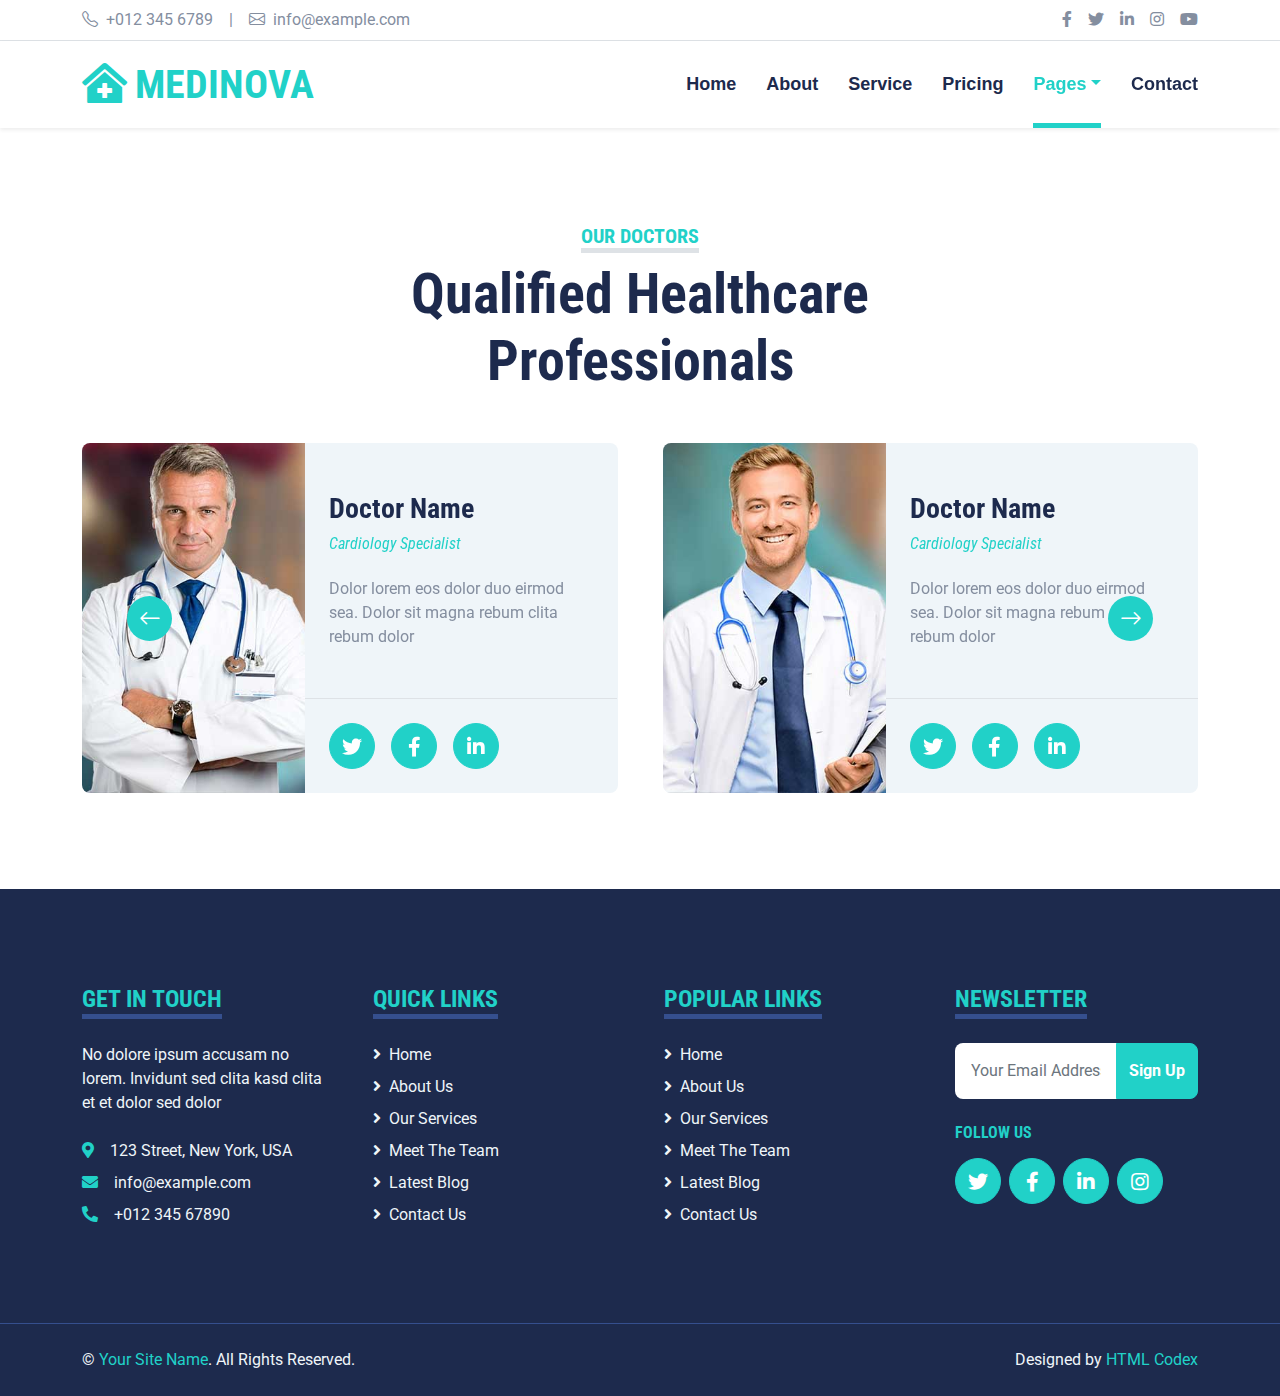
<file: team.html>
<!DOCTYPE html>
<html lang="en">

<head>
    <meta charset="utf-8">
    <title>MEDINOVA - Hospital Website Template</title>
    <meta content="width=device-width, initial-scale=1.0" name="viewport">
    <meta content="Free HTML Templates" name="keywords">
    <meta content="Free HTML Templates" name="description">

    <!-- Favicon -->
    <link href="img/favicon.ico" rel="icon">

    <!-- Google Web Fonts -->
    <link rel="preconnect" href="https://fonts.gstatic.com">
    <link href="https://fonts.googleapis.com/css2?family=Roboto+Condensed:wght@400;700&family=Roboto:wght@400;700&display=swap" rel="stylesheet">  

    <!-- Icon Font Stylesheet -->
    <link href="https://cdnjs.cloudflare.com/ajax/libs/font-awesome/5.15.0/css/all.min.css" rel="stylesheet">
    <link href="https://cdn.jsdelivr.net/npm/bootstrap-icons@1.4.1/font/bootstrap-icons.css" rel="stylesheet">

    <!-- Libraries Stylesheet -->
    <link href="lib/owlcarousel/assets/owl.carousel.min.css" rel="stylesheet">
    <link href="lib/tempusdominus/css/tempusdominus-bootstrap-4.min.css" rel="stylesheet" />

    <!-- Customized Bootstrap Stylesheet -->
    <link href="css/bootstrap.min.css" rel="stylesheet">

    <!-- Template Stylesheet -->
    <link href="css/style.css" rel="stylesheet">
</head>

<body>
    <!-- Topbar Start -->
    <div class="container-fluid py-2 border-bottom d-none d-lg-block">
        <div class="container">
            <div class="row">
                <div class="col-md-6 text-center text-lg-start mb-2 mb-lg-0">
                    <div class="d-inline-flex align-items-center">
                        <a class="text-decoration-none text-body pe-3" href=""><i class="bi bi-telephone me-2"></i>+012 345 6789</a>
                        <span class="text-body">|</span>
                        <a class="text-decoration-none text-body px-3" href=""><i class="bi bi-envelope me-2"></i>info@example.com</a>
                    </div>
                </div>
                <div class="col-md-6 text-center text-lg-end">
                    <div class="d-inline-flex align-items-center">
                        <a class="text-body px-2" href="">
                            <i class="fab fa-facebook-f"></i>
                        </a>
                        <a class="text-body px-2" href="">
                            <i class="fab fa-twitter"></i>
                        </a>
                        <a class="text-body px-2" href="">
                            <i class="fab fa-linkedin-in"></i>
                        </a>
                        <a class="text-body px-2" href="">
                            <i class="fab fa-instagram"></i>
                        </a>
                        <a class="text-body ps-2" href="">
                            <i class="fab fa-youtube"></i>
                        </a>
                    </div>
                </div>
            </div>
        </div>
    </div>
    <!-- Topbar End -->


    <!-- Navbar Start -->
    <div class="container-fluid sticky-top bg-white shadow-sm mb-5">
        <div class="container">
            <nav class="navbar navbar-expand-lg bg-white navbar-light py-3 py-lg-0">
                <a href="index.html" class="navbar-brand">
                    <h1 class="m-0 text-uppercase text-primary"><i class="fa fa-clinic-medical me-2"></i>Medinova</h1>
                </a>
                <button class="navbar-toggler" type="button" data-bs-toggle="collapse" data-bs-target="#navbarCollapse">
                    <span class="navbar-toggler-icon"></span>
                </button>
                <div class="collapse navbar-collapse" id="navbarCollapse">
                    <div class="navbar-nav ms-auto py-0">
                        <a href="index.html" class="nav-item nav-link">Home</a>
                        <a href="about.html" class="nav-item nav-link">About</a>
                        <a href="service.html" class="nav-item nav-link">Service</a>
                        <a href="price.html" class="nav-item nav-link">Pricing</a>
                        <div class="nav-item dropdown">
                            <a href="#" class="nav-link dropdown-toggle active" data-bs-toggle="dropdown">Pages</a>
                            <div class="dropdown-menu m-0">
                                <a href="blog.html" class="dropdown-item">Blog Grid</a>
                                <a href="detail.html" class="dropdown-item">Blog Detail</a>
                                <a href="team.html" class="dropdown-item active">The Team</a>
                                <a href="testimonial.html" class="dropdown-item">Testimonial</a>
                                <a href="appointment.html" class="dropdown-item">Appointment</a>
                                <a href="search.html" class="dropdown-item">Search</a>
                            </div>
                        </div>
                        <a href="contact.html" class="nav-item nav-link">Contact</a>
                    </div>
                </div>
            </nav>
        </div>
    </div>
    <!-- Navbar End -->


    <!-- Team Start -->
    <div class="container-fluid py-5">
        <div class="container">
            <div class="text-center mx-auto mb-5" style="max-width: 500px;">
                <h5 class="d-inline-block text-primary text-uppercase border-bottom border-5">Our Doctors</h5>
                <h1 class="display-4">Qualified Healthcare Professionals</h1>
            </div>
            <div class="owl-carousel team-carousel position-relative">
                <div class="team-item">
                    <div class="row g-0 bg-light rounded overflow-hidden">
                        <div class="col-12 col-sm-5 h-100">
                            <img class="img-fluid h-100" src="img/team-1.jpg" style="object-fit: cover;">
                        </div>
                        <div class="col-12 col-sm-7 h-100 d-flex flex-column">
                            <div class="mt-auto p-4">
                                <h3>Doctor Name</h3>
                                <h6 class="fw-normal fst-italic text-primary mb-4">Cardiology Specialist</h6>
                                <p class="m-0">Dolor lorem eos dolor duo eirmod sea. Dolor sit magna rebum clita rebum dolor</p>
                            </div>
                            <div class="d-flex mt-auto border-top p-4">
                                <a class="btn btn-lg btn-primary btn-lg-square rounded-circle me-3" href="#"><i class="fab fa-twitter"></i></a>
                                <a class="btn btn-lg btn-primary btn-lg-square rounded-circle me-3" href="#"><i class="fab fa-facebook-f"></i></a>
                                <a class="btn btn-lg btn-primary btn-lg-square rounded-circle" href="#"><i class="fab fa-linkedin-in"></i></a>
                            </div>
                        </div>
                    </div>
                </div>
                <div class="team-item">
                    <div class="row g-0 bg-light rounded overflow-hidden">
                        <div class="col-12 col-sm-5 h-100">
                            <img class="img-fluid h-100" src="img/team-2.jpg" style="object-fit: cover;">
                        </div>
                        <div class="col-12 col-sm-7 h-100 d-flex flex-column">
                            <div class="mt-auto p-4">
                                <h3>Doctor Name</h3>
                                <h6 class="fw-normal fst-italic text-primary mb-4">Cardiology Specialist</h6>
                                <p class="m-0">Dolor lorem eos dolor duo eirmod sea. Dolor sit magna rebum clita rebum dolor</p>
                            </div>
                            <div class="d-flex mt-auto border-top p-4">
                                <a class="btn btn-lg btn-primary btn-lg-square rounded-circle me-3" href="#"><i class="fab fa-twitter"></i></a>
                                <a class="btn btn-lg btn-primary btn-lg-square rounded-circle me-3" href="#"><i class="fab fa-facebook-f"></i></a>
                                <a class="btn btn-lg btn-primary btn-lg-square rounded-circle" href="#"><i class="fab fa-linkedin-in"></i></a>
                            </div>
                        </div>
                    </div>
                </div>
                <div class="team-item">
                    <div class="row g-0 bg-light rounded overflow-hidden">
                        <div class="col-12 col-sm-5 h-100">
                            <img class="img-fluid h-100" src="img/team-3.jpg" style="object-fit: cover;">
                        </div>
                        <div class="col-12 col-sm-7 h-100 d-flex flex-column">
                            <div class="mt-auto p-4">
                                <h3>Doctor Name</h3>
                                <h6 class="fw-normal fst-italic text-primary mb-4">Cardiology Specialist</h6>
                                <p class="m-0">Dolor lorem eos dolor duo eirmod sea. Dolor sit magna rebum clita rebum dolor</p>
                            </div>
                            <div class="d-flex mt-auto border-top p-4">
                                <a class="btn btn-lg btn-primary btn-lg-square rounded-circle me-3" href="#"><i class="fab fa-twitter"></i></a>
                                <a class="btn btn-lg btn-primary btn-lg-square rounded-circle me-3" href="#"><i class="fab fa-facebook-f"></i></a>
                                <a class="btn btn-lg btn-primary btn-lg-square rounded-circle" href="#"><i class="fab fa-linkedin-in"></i></a>
                            </div>
                        </div>
                    </div>
                </div>
            </div>
        </div>
    </div>
    <!-- Team End -->


    <!-- Footer Start -->
    <div class="container-fluid bg-dark text-light mt-5 py-5">
        <div class="container py-5">
            <div class="row g-5">
                <div class="col-lg-3 col-md-6">
                    <h4 class="d-inline-block text-primary text-uppercase border-bottom border-5 border-secondary mb-4">Get In Touch</h4>
                    <p class="mb-4">No dolore ipsum accusam no lorem. Invidunt sed clita kasd clita et et dolor sed dolor</p>
                    <p class="mb-2"><i class="fa fa-map-marker-alt text-primary me-3"></i>123 Street, New York, USA</p>
                    <p class="mb-2"><i class="fa fa-envelope text-primary me-3"></i>info@example.com</p>
                    <p class="mb-0"><i class="fa fa-phone-alt text-primary me-3"></i>+012 345 67890</p>
                </div>
                <div class="col-lg-3 col-md-6">
                    <h4 class="d-inline-block text-primary text-uppercase border-bottom border-5 border-secondary mb-4">Quick Links</h4>
                    <div class="d-flex flex-column justify-content-start">
                        <a class="text-light mb-2" href="#"><i class="fa fa-angle-right me-2"></i>Home</a>
                        <a class="text-light mb-2" href="#"><i class="fa fa-angle-right me-2"></i>About Us</a>
                        <a class="text-light mb-2" href="#"><i class="fa fa-angle-right me-2"></i>Our Services</a>
                        <a class="text-light mb-2" href="#"><i class="fa fa-angle-right me-2"></i>Meet The Team</a>
                        <a class="text-light mb-2" href="#"><i class="fa fa-angle-right me-2"></i>Latest Blog</a>
                        <a class="text-light" href="#"><i class="fa fa-angle-right me-2"></i>Contact Us</a>
                    </div>
                </div>
                <div class="col-lg-3 col-md-6">
                    <h4 class="d-inline-block text-primary text-uppercase border-bottom border-5 border-secondary mb-4">Popular Links</h4>
                    <div class="d-flex flex-column justify-content-start">
                        <a class="text-light mb-2" href="#"><i class="fa fa-angle-right me-2"></i>Home</a>
                        <a class="text-light mb-2" href="#"><i class="fa fa-angle-right me-2"></i>About Us</a>
                        <a class="text-light mb-2" href="#"><i class="fa fa-angle-right me-2"></i>Our Services</a>
                        <a class="text-light mb-2" href="#"><i class="fa fa-angle-right me-2"></i>Meet The Team</a>
                        <a class="text-light mb-2" href="#"><i class="fa fa-angle-right me-2"></i>Latest Blog</a>
                        <a class="text-light" href="#"><i class="fa fa-angle-right me-2"></i>Contact Us</a>
                    </div>
                </div>
                <div class="col-lg-3 col-md-6">
                    <h4 class="d-inline-block text-primary text-uppercase border-bottom border-5 border-secondary mb-4">Newsletter</h4>
                    <form action="">
                        <div class="input-group">
                            <input type="text" class="form-control p-3 border-0" placeholder="Your Email Address">
                            <button class="btn btn-primary">Sign Up</button>
                        </div>
                    </form>
                    <h6 class="text-primary text-uppercase mt-4 mb-3">Follow Us</h6>
                    <div class="d-flex">
                        <a class="btn btn-lg btn-primary btn-lg-square rounded-circle me-2" href="#"><i class="fab fa-twitter"></i></a>
                        <a class="btn btn-lg btn-primary btn-lg-square rounded-circle me-2" href="#"><i class="fab fa-facebook-f"></i></a>
                        <a class="btn btn-lg btn-primary btn-lg-square rounded-circle me-2" href="#"><i class="fab fa-linkedin-in"></i></a>
                        <a class="btn btn-lg btn-primary btn-lg-square rounded-circle" href="#"><i class="fab fa-instagram"></i></a>
                    </div>
                </div>
            </div>
        </div>
    </div>
    <div class="container-fluid bg-dark text-light border-top border-secondary py-4">
        <div class="container">
            <div class="row g-5">
                <div class="col-md-6 text-center text-md-start">
                    <p class="mb-md-0">&copy; <a class="text-primary" href="#">Your Site Name</a>. All Rights Reserved.</p>
                </div>
                <div class="col-md-6 text-center text-md-end">
                    <p class="mb-0">Designed by <a class="text-primary" href="https://htmlcodex.com">HTML Codex</a></p>
                </div>
            </div>
        </div>
    </div>
    <!-- Footer End -->


    <!-- Back to Top -->
    <a href="#" class="btn btn-lg btn-primary btn-lg-square back-to-top"><i class="bi bi-arrow-up"></i></a>


    <!-- JavaScript Libraries -->
    <script src="https://code.jquery.com/jquery-3.4.1.min.js"></script>
    <script src="https://cdn.jsdelivr.net/npm/bootstrap@5.0.0/dist/js/bootstrap.bundle.min.js"></script>
    <script src="lib/easing/easing.min.js"></script>
    <script src="lib/waypoints/waypoints.min.js"></script>
    <script src="lib/owlcarousel/owl.carousel.min.js"></script>
    <script src="lib/tempusdominus/js/moment.min.js"></script>
    <script src="lib/tempusdominus/js/moment-timezone.min.js"></script>
    <script src="lib/tempusdominus/js/tempusdominus-bootstrap-4.min.js"></script>

    <!-- Template Javascript -->
    <script src="js/main.js"></script>
</body>

</html>
</file>
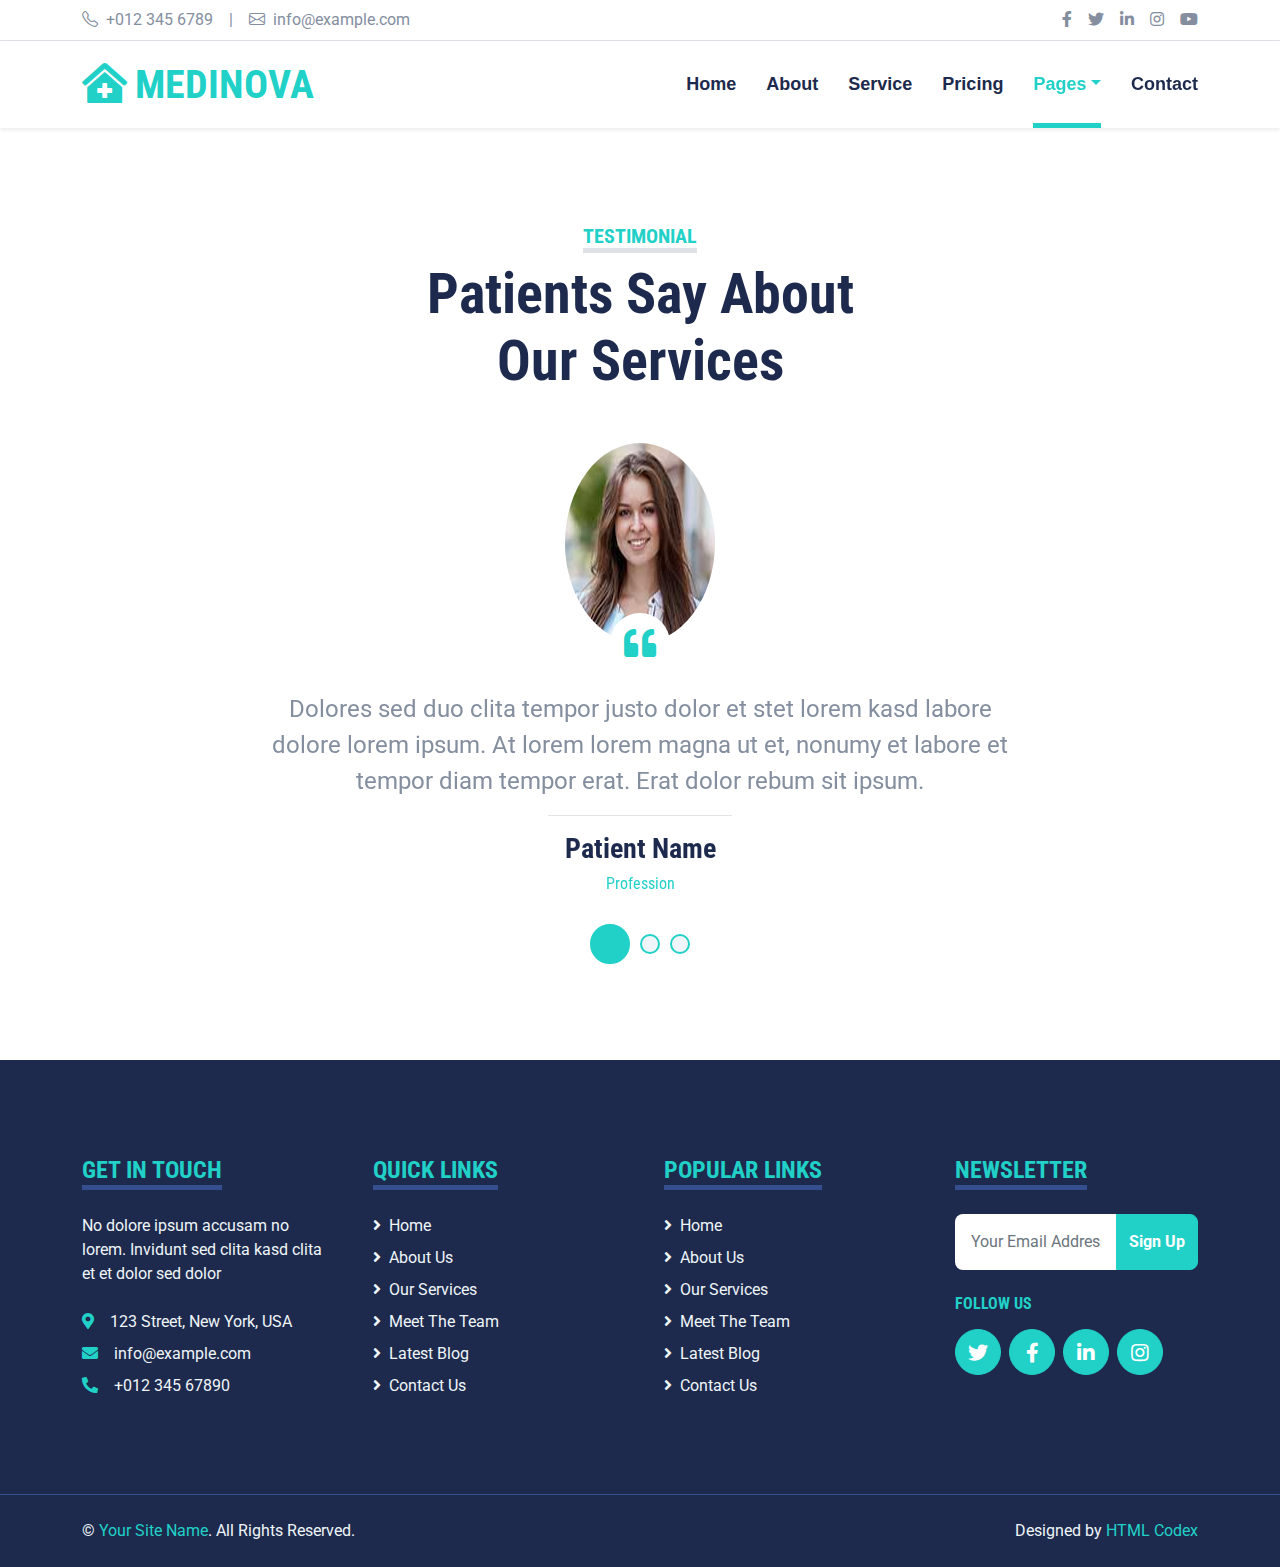
<file: testimonial.html>
<!DOCTYPE html>
<html lang="en">

<head>
    <meta charset="utf-8">
    <title>MEDINOVA - Hospital Website Template</title>
    <meta content="width=device-width, initial-scale=1.0" name="viewport">
    <meta content="Free HTML Templates" name="keywords">
    <meta content="Free HTML Templates" name="description">

    <!-- Favicon -->
    <link href="img/favicon.ico" rel="icon">

    <!-- Google Web Fonts -->
    <link rel="preconnect" href="https://fonts.gstatic.com">
    <link href="https://fonts.googleapis.com/css2?family=Roboto+Condensed:wght@400;700&family=Roboto:wght@400;700&display=swap" rel="stylesheet">  

    <!-- Icon Font Stylesheet -->
    <link href="https://cdnjs.cloudflare.com/ajax/libs/font-awesome/5.15.0/css/all.min.css" rel="stylesheet">
    <link href="https://cdn.jsdelivr.net/npm/bootstrap-icons@1.4.1/font/bootstrap-icons.css" rel="stylesheet">

    <!-- Libraries Stylesheet -->
    <link href="lib/owlcarousel/assets/owl.carousel.min.css" rel="stylesheet">
    <link href="lib/tempusdominus/css/tempusdominus-bootstrap-4.min.css" rel="stylesheet" />

    <!-- Customized Bootstrap Stylesheet -->
    <link href="css/bootstrap.min.css" rel="stylesheet">

    <!-- Template Stylesheet -->
    <link href="css/style.css" rel="stylesheet">
</head>

<body>
    <!-- Topbar Start -->
    <div class="container-fluid py-2 border-bottom d-none d-lg-block">
        <div class="container">
            <div class="row">
                <div class="col-md-6 text-center text-lg-start mb-2 mb-lg-0">
                    <div class="d-inline-flex align-items-center">
                        <a class="text-decoration-none text-body pe-3" href=""><i class="bi bi-telephone me-2"></i>+012 345 6789</a>
                        <span class="text-body">|</span>
                        <a class="text-decoration-none text-body px-3" href=""><i class="bi bi-envelope me-2"></i>info@example.com</a>
                    </div>
                </div>
                <div class="col-md-6 text-center text-lg-end">
                    <div class="d-inline-flex align-items-center">
                        <a class="text-body px-2" href="">
                            <i class="fab fa-facebook-f"></i>
                        </a>
                        <a class="text-body px-2" href="">
                            <i class="fab fa-twitter"></i>
                        </a>
                        <a class="text-body px-2" href="">
                            <i class="fab fa-linkedin-in"></i>
                        </a>
                        <a class="text-body px-2" href="">
                            <i class="fab fa-instagram"></i>
                        </a>
                        <a class="text-body ps-2" href="">
                            <i class="fab fa-youtube"></i>
                        </a>
                    </div>
                </div>
            </div>
        </div>
    </div>
    <!-- Topbar End -->


    <!-- Navbar Start -->
    <div class="container-fluid sticky-top bg-white shadow-sm mb-5">
        <div class="container">
            <nav class="navbar navbar-expand-lg bg-white navbar-light py-3 py-lg-0">
                <a href="index.html" class="navbar-brand">
                    <h1 class="m-0 text-uppercase text-primary"><i class="fa fa-clinic-medical me-2"></i>Medinova</h1>
                </a>
                <button class="navbar-toggler" type="button" data-bs-toggle="collapse" data-bs-target="#navbarCollapse">
                    <span class="navbar-toggler-icon"></span>
                </button>
                <div class="collapse navbar-collapse" id="navbarCollapse">
                    <div class="navbar-nav ms-auto py-0">
                        <a href="index.html" class="nav-item nav-link">Home</a>
                        <a href="about.html" class="nav-item nav-link">About</a>
                        <a href="service.html" class="nav-item nav-link">Service</a>
                        <a href="price.html" class="nav-item nav-link">Pricing</a>
                        <div class="nav-item dropdown">
                            <a href="#" class="nav-link dropdown-toggle active" data-bs-toggle="dropdown">Pages</a>
                            <div class="dropdown-menu m-0">
                                <a href="blog.html" class="dropdown-item">Blog Grid</a>
                                <a href="detail.html" class="dropdown-item">Blog Detail</a>
                                <a href="team.html" class="dropdown-item">The Team</a>
                                <a href="testimonial.html" class="dropdown-item active">Testimonial</a>
                                <a href="appointment.html" class="dropdown-item">Appointment</a>
                                <a href="search.html" class="dropdown-item">Search</a>
                            </div>
                        </div>
                        <a href="contact.html" class="nav-item nav-link">Contact</a>
                    </div>
                </div>
            </nav>
        </div>
    </div>
    <!-- Navbar End -->


    <!-- Testimonial Start -->
    <div class="container-fluid py-5">
        <div class="container">
            <div class="text-center mx-auto mb-5" style="max-width: 500px;">
                <h5 class="d-inline-block text-primary text-uppercase border-bottom border-5">Testimonial</h5>
                <h1 class="display-4">Patients Say About Our Services</h1>
            </div>
            <div class="row justify-content-center">
                <div class="col-lg-8">
                    <div class="owl-carousel testimonial-carousel">
                        <div class="testimonial-item text-center">
                            <div class="position-relative mb-5">
                                <img class="img-fluid rounded-circle mx-auto" src="img/testimonial-1.jpg" alt="">
                                <div class="position-absolute top-100 start-50 translate-middle d-flex align-items-center justify-content-center bg-white rounded-circle" style="width: 60px; height: 60px;">
                                    <i class="fa fa-quote-left fa-2x text-primary"></i>
                                </div>
                            </div>
                            <p class="fs-4 fw-normal">Dolores sed duo clita tempor justo dolor et stet lorem kasd labore dolore lorem ipsum. At lorem lorem magna ut et, nonumy et labore et tempor diam tempor erat. Erat dolor rebum sit ipsum.</p>
                            <hr class="w-25 mx-auto">
                            <h3>Patient Name</h3>
                            <h6 class="fw-normal text-primary mb-3">Profession</h6>
                        </div>
                        <div class="testimonial-item text-center">
                            <div class="position-relative mb-5">
                                <img class="img-fluid rounded-circle mx-auto" src="img/testimonial-2.jpg" alt="">
                                <div class="position-absolute top-100 start-50 translate-middle d-flex align-items-center justify-content-center bg-white rounded-circle" style="width: 60px; height: 60px;">
                                    <i class="fa fa-quote-left fa-2x text-primary"></i>
                                </div>
                            </div>
                            <p class="fs-4 fw-normal">Dolores sed duo clita tempor justo dolor et stet lorem kasd labore dolore lorem ipsum. At lorem lorem magna ut et, nonumy et labore et tempor diam tempor erat. Erat dolor rebum sit ipsum.</p>
                            <hr class="w-25 mx-auto">
                            <h3>Patient Name</h3>
                            <h6 class="fw-normal text-primary mb-3">Profession</h6>
                        </div>
                        <div class="testimonial-item text-center">
                            <div class="position-relative mb-5">
                                <img class="img-fluid rounded-circle mx-auto" src="img/testimonial-3.jpg" alt="">
                                <div class="position-absolute top-100 start-50 translate-middle d-flex align-items-center justify-content-center bg-white rounded-circle" style="width: 60px; height: 60px;">
                                    <i class="fa fa-quote-left fa-2x text-primary"></i>
                                </div>
                            </div>
                            <p class="fs-4 fw-normal">Dolores sed duo clita tempor justo dolor et stet lorem kasd labore dolore lorem ipsum. At lorem lorem magna ut et, nonumy et labore et tempor diam tempor erat. Erat dolor rebum sit ipsum.</p>
                            <hr class="w-25 mx-auto">
                            <h3>Patient Name</h3>
                            <h6 class="fw-normal text-primary mb-3">Profession</h6>
                        </div>
                    </div>
                </div>
            </div>
        </div>
    </div>
    <!-- Testimonial End -->


    <!-- Footer Start -->
    <div class="container-fluid bg-dark text-light mt-5 py-5">
        <div class="container py-5">
            <div class="row g-5">
                <div class="col-lg-3 col-md-6">
                    <h4 class="d-inline-block text-primary text-uppercase border-bottom border-5 border-secondary mb-4">Get In Touch</h4>
                    <p class="mb-4">No dolore ipsum accusam no lorem. Invidunt sed clita kasd clita et et dolor sed dolor</p>
                    <p class="mb-2"><i class="fa fa-map-marker-alt text-primary me-3"></i>123 Street, New York, USA</p>
                    <p class="mb-2"><i class="fa fa-envelope text-primary me-3"></i>info@example.com</p>
                    <p class="mb-0"><i class="fa fa-phone-alt text-primary me-3"></i>+012 345 67890</p>
                </div>
                <div class="col-lg-3 col-md-6">
                    <h4 class="d-inline-block text-primary text-uppercase border-bottom border-5 border-secondary mb-4">Quick Links</h4>
                    <div class="d-flex flex-column justify-content-start">
                        <a class="text-light mb-2" href="#"><i class="fa fa-angle-right me-2"></i>Home</a>
                        <a class="text-light mb-2" href="#"><i class="fa fa-angle-right me-2"></i>About Us</a>
                        <a class="text-light mb-2" href="#"><i class="fa fa-angle-right me-2"></i>Our Services</a>
                        <a class="text-light mb-2" href="#"><i class="fa fa-angle-right me-2"></i>Meet The Team</a>
                        <a class="text-light mb-2" href="#"><i class="fa fa-angle-right me-2"></i>Latest Blog</a>
                        <a class="text-light" href="#"><i class="fa fa-angle-right me-2"></i>Contact Us</a>
                    </div>
                </div>
                <div class="col-lg-3 col-md-6">
                    <h4 class="d-inline-block text-primary text-uppercase border-bottom border-5 border-secondary mb-4">Popular Links</h4>
                    <div class="d-flex flex-column justify-content-start">
                        <a class="text-light mb-2" href="#"><i class="fa fa-angle-right me-2"></i>Home</a>
                        <a class="text-light mb-2" href="#"><i class="fa fa-angle-right me-2"></i>About Us</a>
                        <a class="text-light mb-2" href="#"><i class="fa fa-angle-right me-2"></i>Our Services</a>
                        <a class="text-light mb-2" href="#"><i class="fa fa-angle-right me-2"></i>Meet The Team</a>
                        <a class="text-light mb-2" href="#"><i class="fa fa-angle-right me-2"></i>Latest Blog</a>
                        <a class="text-light" href="#"><i class="fa fa-angle-right me-2"></i>Contact Us</a>
                    </div>
                </div>
                <div class="col-lg-3 col-md-6">
                    <h4 class="d-inline-block text-primary text-uppercase border-bottom border-5 border-secondary mb-4">Newsletter</h4>
                    <form action="">
                        <div class="input-group">
                            <input type="text" class="form-control p-3 border-0" placeholder="Your Email Address">
                            <button class="btn btn-primary">Sign Up</button>
                        </div>
                    </form>
                    <h6 class="text-primary text-uppercase mt-4 mb-3">Follow Us</h6>
                    <div class="d-flex">
                        <a class="btn btn-lg btn-primary btn-lg-square rounded-circle me-2" href="#"><i class="fab fa-twitter"></i></a>
                        <a class="btn btn-lg btn-primary btn-lg-square rounded-circle me-2" href="#"><i class="fab fa-facebook-f"></i></a>
                        <a class="btn btn-lg btn-primary btn-lg-square rounded-circle me-2" href="#"><i class="fab fa-linkedin-in"></i></a>
                        <a class="btn btn-lg btn-primary btn-lg-square rounded-circle" href="#"><i class="fab fa-instagram"></i></a>
                    </div>
                </div>
            </div>
        </div>
    </div>
    <div class="container-fluid bg-dark text-light border-top border-secondary py-4">
        <div class="container">
            <div class="row g-5">
                <div class="col-md-6 text-center text-md-start">
                    <p class="mb-md-0">&copy; <a class="text-primary" href="#">Your Site Name</a>. All Rights Reserved.</p>
                </div>
                <div class="col-md-6 text-center text-md-end">
                    <p class="mb-0">Designed by <a class="text-primary" href="https://htmlcodex.com">HTML Codex</a></p>
                </div>
            </div>
        </div>
    </div>
    <!-- Footer End -->


    <!-- Back to Top -->
    <a href="#" class="btn btn-lg btn-primary btn-lg-square back-to-top"><i class="bi bi-arrow-up"></i></a>


    <!-- JavaScript Libraries -->
    <script src="https://code.jquery.com/jquery-3.4.1.min.js"></script>
    <script src="https://cdn.jsdelivr.net/npm/bootstrap@5.0.0/dist/js/bootstrap.bundle.min.js"></script>
    <script src="lib/easing/easing.min.js"></script>
    <script src="lib/waypoints/waypoints.min.js"></script>
    <script src="lib/owlcarousel/owl.carousel.min.js"></script>
    <script src="lib/tempusdominus/js/moment.min.js"></script>
    <script src="lib/tempusdominus/js/moment-timezone.min.js"></script>
    <script src="lib/tempusdominus/js/tempusdominus-bootstrap-4.min.js"></script>

    <!-- Template Javascript -->
    <script src="js/main.js"></script>
</body>

</html>
</file>
<file: css/style.css>
/********** Template CSS **********/
:root {
    --primary: #21d1c8;
    --secondary: #354F8E;
    --light: #EFF5F9;
    --dark: #1D2A4D;
}

.btn {
    font-weight: 700;
    transition: .5s;
}

.btn:hover {
    -webkit-box-shadow: 0 8px 6px -6px #555555;
    -moz-box-shadow: 0 8px 6px -6px #555555;
    box-shadow: 0 8px 6px -6px #555555;
}

.btn-primary {
    color: #FFFFFF;
}

.btn-square {
    width: 36px;
    height: 36px;
}

.btn-sm-square {
    width: 28px;
    height: 28px;
}

.btn-lg-square {
    width: 46px;
    height: 46px;
}

.btn-square,
.btn-sm-square,
.btn-lg-square {
    padding-left: 0;
    padding-right: 0;
    text-align: center;
}

.back-to-top {
    position: fixed;
    display: none;
    right: 30px;
    bottom: 0;
    border-radius: 50% 50% 0 0;
    z-index: 99;
}

.navbar-light .navbar-nav .nav-link {
    font-family: 'Jost', sans-serif;
    position: relative;
    margin-left: 30px;
    padding: 30px 0;
    font-size: 18px;
    font-weight: 700;
    color: var(--dark);
    outline: none;
    transition: .5s;
}

.navbar-light .navbar-nav .nav-link:hover,
.navbar-light .navbar-nav .nav-link.active {
    color: var(--primary);
}

@media (min-width: 992px) {
    .navbar-light .navbar-nav .nav-link::before {
        position: absolute;
        content: "";
        width: 0;
        height: 5px;
        bottom: 0;
        left: 50%;
        background: var(--primary);
        transition: .5s;
    }

    .navbar-light .navbar-nav .nav-link:hover::before,
    .navbar-light .navbar-nav .nav-link.active::before {
        width: 100%;
        left: 0;
    }
}

@media (max-width: 991.98px) {
    .navbar-light .navbar-nav .nav-link  {
        margin-left: 0;
        padding: 10px 0;
    }
}

.hero-header {
    background: url(../img/banner/d2.jpg) top right no-repeat;
    background-size: cover;
    /* filter: grayscale(100%) brightness(70%); */
}

.service-item {
    position: relative;
    height: 350px;
    padding: 0 30px;
    transition: .5s;
}

.service-item .service-icon {
    width: 150px;
    height: 100px;
    display: flex;
    align-items: center;
    justify-content: center;
    background: var(--primary);
    border-radius: 50%;
    transform: rotate(-14deg);
}

.service-item .service-icon i {
    transform: rotate(15deg);
}

.service-item a.btn {
    position: absolute;
    width: 60px;
    bottom: -48px;
    left: 50%;
    margin-left: -30px;
    opacity: 0;
}

.service-item:hover a.btn {
    bottom: -24px;
    opacity: 1;
}

.price-carousel::after {
    position: absolute;
    content: "";
    width: 100%;
    height: 50%;
    bottom: 0;
    left: 0;
    background: var(--primary);
    border-radius: 8px 8px 50% 50%;
    z-index: -1;
}

.price-carousel .owl-nav {
    margin-top: 35px;
    width: 100%;
    text-align: center;
    display: flex;
    justify-content: center;
}

.price-carousel .owl-nav .owl-prev,
.price-carousel .owl-nav .owl-next{
    position: relative;
    margin: 0 5px;
    width: 45px;
    height: 45px;
    display: flex;
    align-items: center;
    justify-content: center;
    color: var(--primary);
    background: #FFFFFF;
    font-size: 22px;
    border-radius: 45px;
    transition: .5s;
}

.price-carousel .owl-nav .owl-prev:hover,
.price-carousel .owl-nav .owl-next:hover {
    color: var(--dark);
}

@media (min-width: 576px) {
    .team-item .row {
        height: 350px;
    }
}

.team-carousel .owl-nav {
    position: absolute;
    padding: 0 45px;
    width: 100%;
    height: 45px;
    top: calc(50% - 22.5px);
    left: 0;
    display: flex;
    justify-content: space-between;
}

.team-carousel .owl-nav .owl-prev,
.team-carousel .owl-nav .owl-next {
    position: relative;
    width: 45px;
    height: 45px;
    display: flex;
    align-items: center;
    justify-content: center;
    color: #FFFFFF;
    background: var(--primary);
    border-radius: 45px;
    font-size: 22px;
    transition: .5s;
}

.team-carousel .owl-nav .owl-prev:hover,
.team-carousel .owl-nav .owl-next:hover {
    background: var(--dark);
}

.testimonial-carousel .owl-dots {
    margin-top: 15px;
    display: flex;
    align-items: center;
    justify-content: center;
}

.testimonial-carousel .owl-dot {
    position: relative;
    display: inline-block;
    margin: 0 5px;
    width: 20px;
    height: 20px;
    background: var(--light);
    border: 2px solid var(--primary);
    border-radius: 20px;
    transition: .5s;
}

.testimonial-carousel .owl-dot.active {
    width: 40px;
    height: 40px;
    background: var(--primary);
}

.testimonial-carousel .owl-item img {
    width: 150px;
    height: 150px;
}

.logoimg{
max-height: 60px;

}
@media screen and (max-width: 768px) {
    .logoimg{
        max-height: 60px;

    }
}
/* form loader */

.loader {
    border: 4px solid #f3f3f3;
    border-radius: 50%;
    border-top: 4px solid #21d1c8;
    width: 30px;
    height: 30px;
    -webkit-animation: spin 2s linear infinite;
    animation: spin 2s linear infinite;
    }
    
    @-webkit-keyframes spin {
    0% { -webkit-transform: rotate(0deg); }
    100% { -webkit-transform: rotate(360deg); }
    }
    
    @keyframes spin {
    0% { transform: rotate(0deg); }
    100% { transform: rotate(360deg); }
    }
</file>
